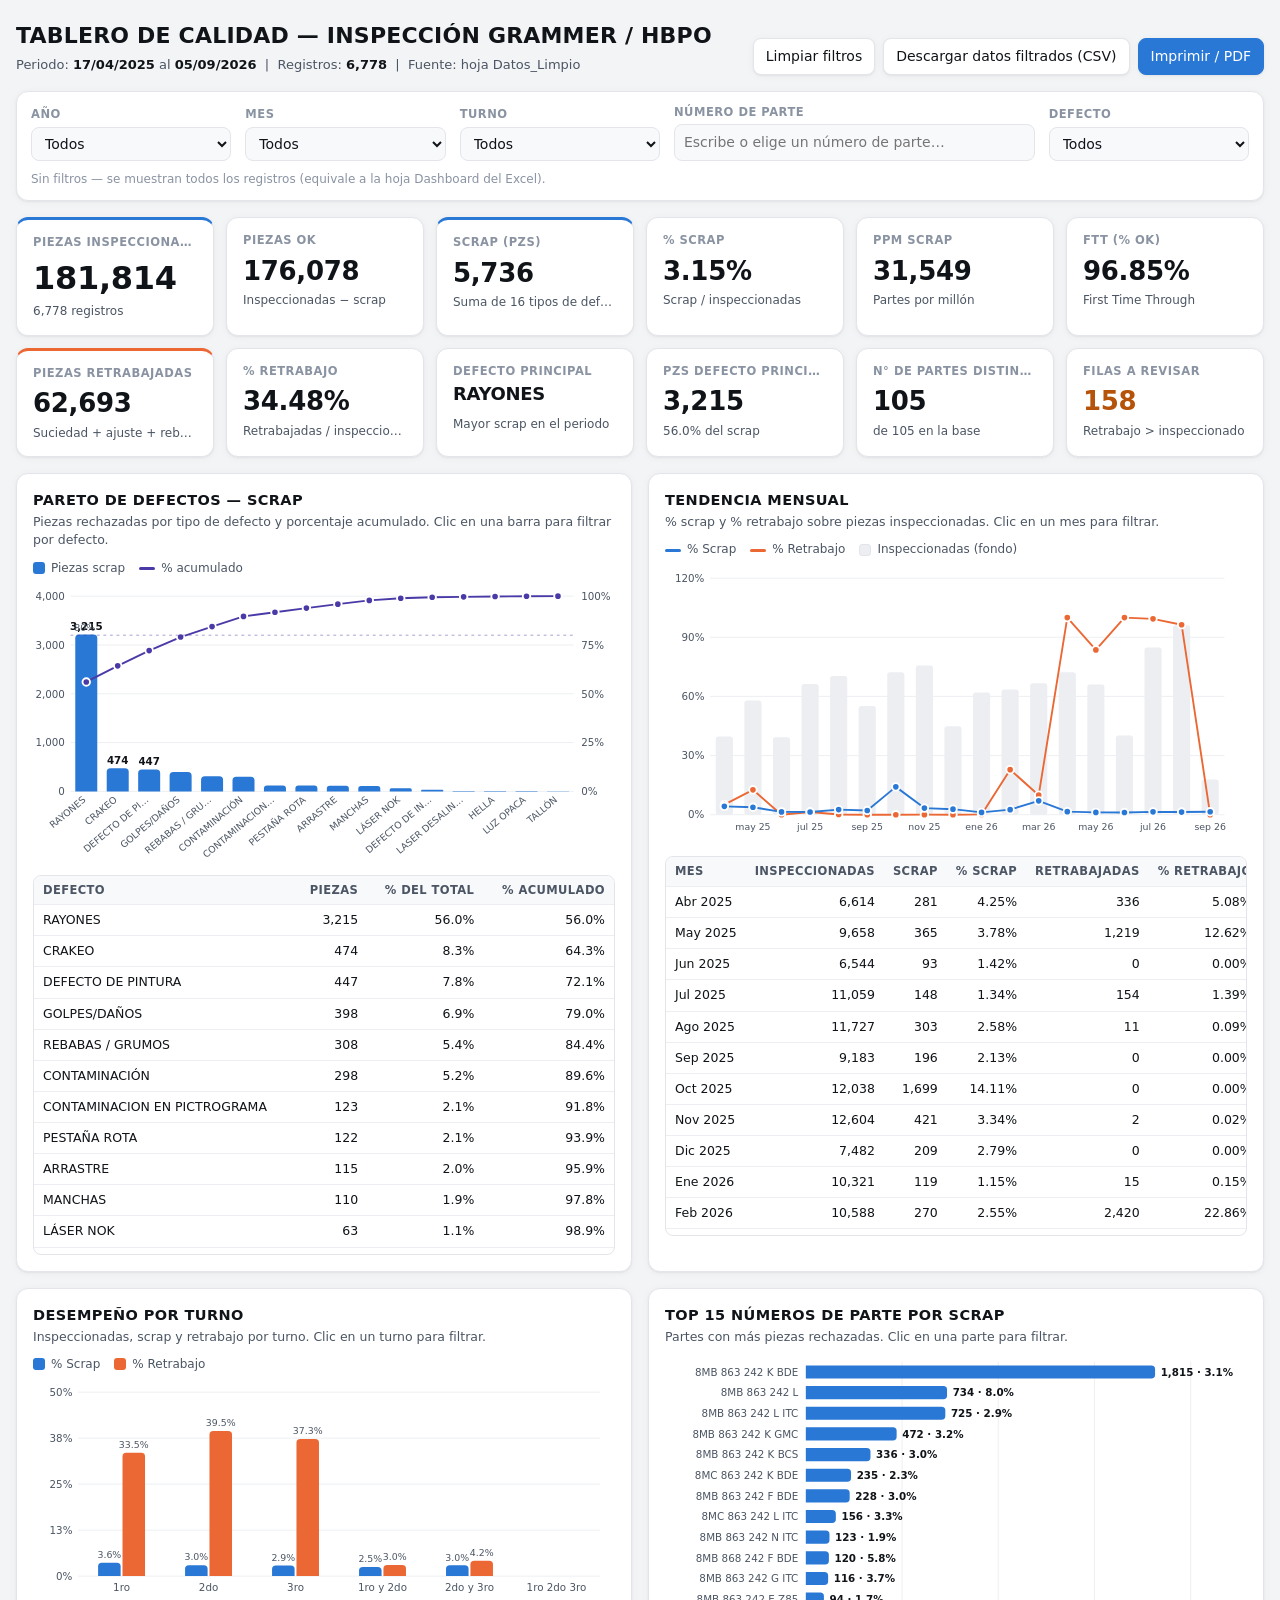
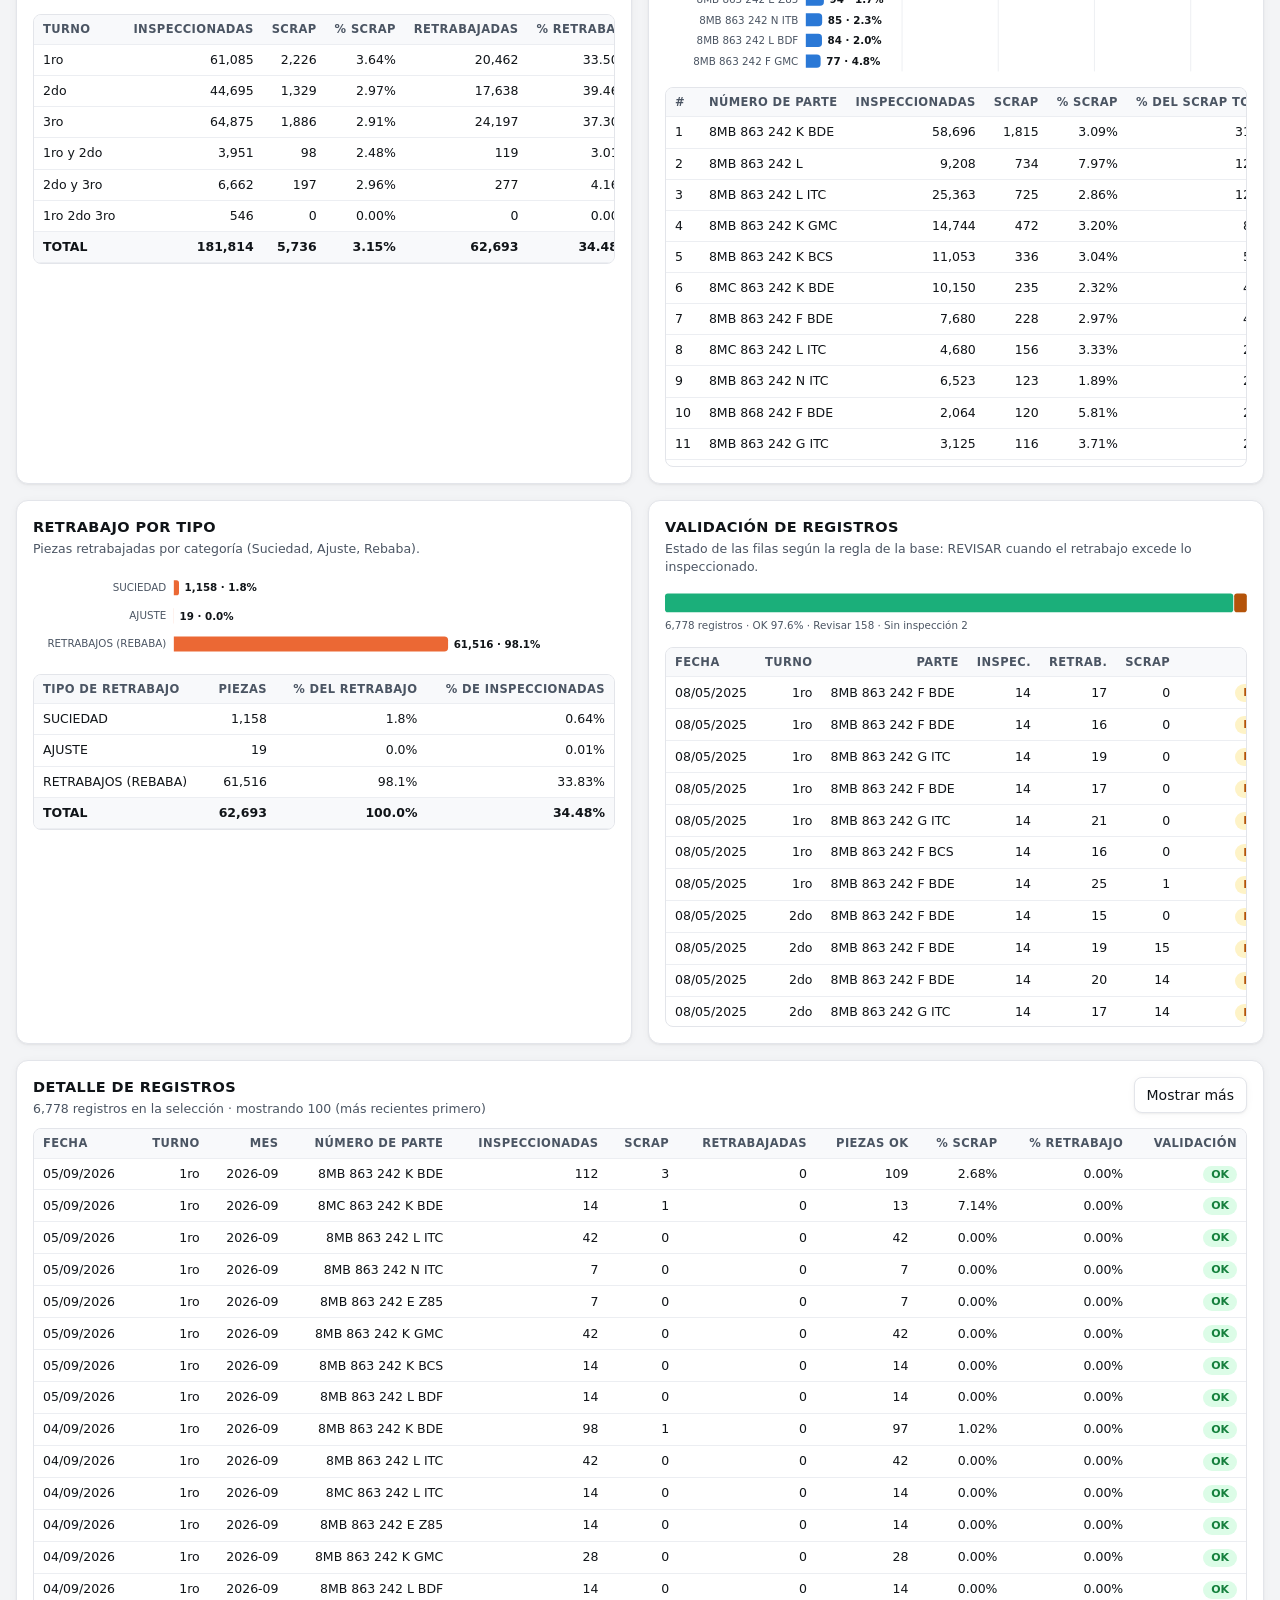
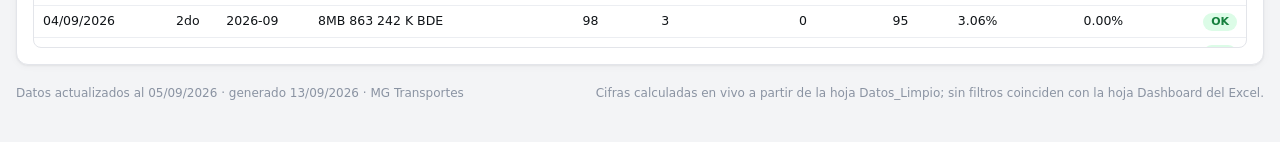
<file: Dashboard_Inspeccion_Grammer_HBPO (1).html>
<!DOCTYPE html>
<html lang="es">
<head>
<meta charset="utf-8">
<meta name="viewport" content="width=device-width, initial-scale=1">
<title>Tablero de Calidad — Inspección Grammer / HBPO</title>
<style>
  :root{
    --bg:#f3f4f6; --surface:#ffffff; --surface-2:#f8f9fb; --line:#e3e5ea; --grid:#eceef2;
    --ink:#101418; --ink-2:#4b5563; --ink-3:#8a93a2;
    --s1:#2a78d6; --s1-soft:#cde2fb; --s2:#eb6834; --s2-soft:#fbd9cb; --s3:#1baf7a; --s7:#4a3aa7;
    --warn:#b45309; --warn-bg:#fef3c7; --ok:#15803d; --ok-bg:#dcfce7;
    --radius:12px; --shadow:0 1px 2px rgba(16,20,24,.05),0 1px 8px rgba(16,20,24,.04);
    font-family:"Segoe UI",system-ui,-apple-system,Roboto,"Helvetica Neue",Arial,sans-serif;
  }
  *{box-sizing:border-box}
  html,body{margin:0;background:var(--bg);color:var(--ink);font-size:14px;line-height:1.45}
  .wrap{max-width:1380px;margin:0 auto;padding:20px 16px 40px}
  header.top{display:flex;flex-wrap:wrap;gap:12px 24px;align-items:flex-end;justify-content:space-between;margin-bottom:16px}
  header.top h1{margin:0;font-size:22px;font-weight:700;letter-spacing:.2px}
  header.top .sub{color:var(--ink-2);margin-top:4px;font-size:13px}
  header.top .sub b{color:var(--ink);font-weight:600}
  .actions{display:flex;gap:8px;flex-wrap:wrap}
  button,select,input{font:inherit}
  .btn{background:var(--surface);border:1px solid var(--line);border-radius:8px;padding:7px 12px;cursor:pointer;color:var(--ink);box-shadow:var(--shadow)}
  .btn:hover{border-color:#c7ccd6}
  .btn.primary{background:var(--s1);color:#fff;border-color:var(--s1)}

  /* filters */
  .filters{display:flex;flex-wrap:wrap;gap:10px 14px;align-items:flex-end;background:var(--surface);border:1px solid var(--line);border-radius:var(--radius);padding:12px 14px;box-shadow:var(--shadow);margin-bottom:16px}
  .f{display:flex;flex-direction:column;gap:4px;min-width:140px;flex:1 1 140px}
  .f label{font-size:11.5px;text-transform:uppercase;letter-spacing:.5px;color:var(--ink-3);font-weight:600}
  .f select,.f input{border:1px solid var(--line);border-radius:8px;padding:7px 9px;background:var(--surface-2);color:var(--ink);width:100%}
  .f.wide{flex:2 1 240px}
  .chips{display:flex;flex-wrap:wrap;gap:6px;align-items:center;width:100%;min-height:0}
  .chip{background:var(--s1-soft);color:#173e6e;border-radius:999px;padding:3px 10px;font-size:12px;display:inline-flex;gap:6px;align-items:center}
  .chip button{border:0;background:transparent;cursor:pointer;color:inherit;font-size:14px;line-height:1;padding:0}
  .chips .hint{color:var(--ink-3);font-size:12px}

  /* KPIs */
  .kpis{display:grid;grid-template-columns:repeat(6,1fr);gap:12px;margin-bottom:16px}
  .kpi{background:var(--surface);border:1px solid var(--line);border-radius:var(--radius);padding:14px 16px;box-shadow:var(--shadow);min-width:0}
  .kpi .l{font-size:11.5px;text-transform:uppercase;letter-spacing:.5px;color:var(--ink-3);font-weight:600;white-space:nowrap;overflow:hidden;text-overflow:ellipsis}
  .kpi .v{font-size:26px;font-weight:700;margin-top:4px;letter-spacing:-.3px;font-variant-numeric:tabular-nums;white-space:nowrap;overflow:hidden;text-overflow:ellipsis}
  .kpi .v.small{font-size:18px;white-space:normal;line-height:1.2;min-height:31px}
  .kpi .d{font-size:12px;color:var(--ink-2);margin-top:2px;white-space:nowrap;overflow:hidden;text-overflow:ellipsis}
  .kpi.accent{border-top:3px solid var(--s1)}
  .kpi.accent2{border-top:3px solid var(--s2)}
  .kpi.hero .v{font-size:32px}
  .kpi.warn .v{color:var(--warn)}

  /* cards */
  .grid{display:grid;grid-template-columns:1fr 1fr;gap:16px;margin-bottom:16px}
  .card{background:var(--surface);border:1px solid var(--line);border-radius:var(--radius);box-shadow:var(--shadow);padding:16px;min-width:0}
  .card.full{grid-column:1/-1}
  .card h2{margin:0;font-size:14.5px;font-weight:700;text-transform:uppercase;letter-spacing:.4px}
  .card .cap{color:var(--ink-2);font-size:12.5px;margin:2px 0 10px}
  .card-head{display:flex;justify-content:space-between;align-items:flex-start;gap:12px;flex-wrap:wrap}
  .legend{display:flex;gap:14px;flex-wrap:wrap;font-size:12px;color:var(--ink-2);margin-bottom:6px}
  .legend span{display:inline-flex;align-items:center;gap:6px}
  .legend i{width:12px;height:12px;border-radius:3px;display:inline-block}
  .legend i.line{height:3px;border-radius:2px;width:16px}
  .chart{width:100%;position:relative}
  .chart svg{width:100%;height:auto;display:block;overflow:visible}
  .split{display:grid;grid-template-columns:1.2fr 1fr;gap:16px;align-items:start}
  .stack{display:grid;gap:12px}

  /* tables */
  .tbl-wrap{overflow:auto;max-height:380px;border:1px solid var(--line);border-radius:8px}
  table{border-collapse:collapse;width:100%;font-size:12.5px}
  th,td{padding:6px 9px;border-bottom:1px solid var(--grid);text-align:right;white-space:nowrap;font-variant-numeric:tabular-nums}
  th{position:sticky;top:0;background:var(--surface-2);color:var(--ink-2);font-weight:600;font-size:11.5px;text-transform:uppercase;letter-spacing:.4px;z-index:1}
  th:first-child,td:first-child{text-align:left}
  tr.total td{font-weight:700;background:var(--surface-2)}
  tr.clickable{cursor:pointer}
  tr.clickable:hover td{background:#f1f6fd}
  tr.active td{background:var(--s1-soft)}
  .bar-in{display:inline-block;height:6px;background:var(--s1);border-radius:3px;vertical-align:middle;margin-right:6px}
  .pill{display:inline-block;padding:1px 8px;border-radius:999px;font-size:11px;font-weight:600}
  .pill.ok{background:var(--ok-bg);color:var(--ok)}.pill.rev{background:var(--warn-bg);color:var(--warn)}.pill.sin{background:#e5e7eb;color:#374151}

  /* tooltip */
  .tip{position:fixed;pointer-events:none;background:#111827;color:#fff;font-size:12px;padding:8px 10px;border-radius:8px;box-shadow:0 4px 14px rgba(0,0,0,.25);z-index:50;display:none;max-width:280px;line-height:1.4}
  .tip b{font-weight:600}
  .tip .row{display:flex;justify-content:space-between;gap:14px}
  .tip .row span:last-child{font-variant-numeric:tabular-nums}

  .axis text{fill:var(--ink-3);font-size:11px}
  .axis line,.axis path{stroke:var(--grid);stroke-width:1}
  .lbl{fill:var(--ink-2);font-size:11px}
  .lbl.strong{fill:var(--ink);font-weight:600}
  .empty{color:var(--ink-3);text-align:center;padding:40px 0}
  footer{color:var(--ink-3);font-size:12px;margin-top:20px;display:flex;flex-wrap:wrap;gap:6px 20px;justify-content:space-between}

  @media (max-width:1100px){.kpis{grid-template-columns:repeat(3,1fr)}}
  @media (max-width:900px){.grid{grid-template-columns:1fr}.split{grid-template-columns:1fr}}
  @media (max-width:560px){.kpis{grid-template-columns:repeat(2,1fr)}.kpi .v{font-size:22px}}
  @media print{
    body{background:#fff}.wrap{max-width:none;padding:0}.actions,.filters .f select,.filters .f input{display:none}
    .card,.kpi{box-shadow:none;break-inside:avoid}.tbl-wrap{max-height:none;overflow:visible}
    .grid{grid-template-columns:1fr 1fr}
  }
</style>
</head>
<body>
<div class="wrap">
  <header class="top">
    <div>
      <h1>TABLERO DE CALIDAD — INSPECCIÓN GRAMMER / HBPO</h1>
      <div class="sub" id="subtitle"></div>
    </div>
    <div class="actions">
      <button class="btn" id="btnReset">Limpiar filtros</button>
      <button class="btn" id="btnCsv">Descargar datos filtrados (CSV)</button>
      <button class="btn primary" onclick="window.print()">Imprimir / PDF</button>
    </div>
  </header>

  <section class="filters" id="filters">
    <div class="f"><label>Año</label><select id="fAnio"><option value="">Todos</option></select></div>
    <div class="f"><label>Mes</label><select id="fMes"><option value="">Todos</option></select></div>
    <div class="f"><label>Turno</label><select id="fTurno"><option value="">Todos</option></select></div>
    <div class="f wide"><label>Número de parte</label><input id="fParte" list="partesList" placeholder="Escribe o elige un número de parte…"><datalist id="partesList"></datalist></div>
    <div class="f"><label>Defecto</label><select id="fDef"><option value="">Todos</option></select></div>
    <div class="chips" id="chips"></div>
  </section>

  <section class="kpis" id="kpis"></section>

  <div class="grid">
    <div class="card">
      <div class="card-head"><div><h2>Pareto de defectos — Scrap</h2><div class="cap">Piezas rechazadas por tipo de defecto y porcentaje acumulado. Clic en una barra para filtrar por defecto.</div></div></div>
      <div class="legend"><span><i style="background:var(--s1)"></i>Piezas scrap</span><span><i class="line" style="background:var(--s7)"></i>% acumulado</span></div>
      <div class="chart" id="chPareto"></div>
      <div class="tbl-wrap" style="margin-top:10px" id="tbPareto"></div>
    </div>
    <div class="card">
      <div class="card-head"><div><h2>Tendencia mensual</h2><div class="cap">% scrap y % retrabajo sobre piezas inspeccionadas. Clic en un mes para filtrar.</div></div></div>
      <div class="legend"><span><i class="line" style="background:var(--s1)"></i>% Scrap</span><span><i class="line" style="background:var(--s2)"></i>% Retrabajo</span><span><i style="background:var(--grid);border:1px solid var(--line)"></i>Inspeccionadas (fondo)</span></div>
      <div class="chart" id="chTrend"></div>
      <div class="tbl-wrap" style="margin-top:10px" id="tbTrend"></div>
    </div>
    <div class="card">
      <div class="card-head"><div><h2>Desempeño por turno</h2><div class="cap">Inspeccionadas, scrap y retrabajo por turno. Clic en un turno para filtrar.</div></div></div>
      <div class="legend"><span><i style="background:var(--s1)"></i>% Scrap</span><span><i style="background:var(--s2)"></i>% Retrabajo</span></div>
      <div class="chart" id="chTurno"></div>
      <div class="tbl-wrap" style="margin-top:10px" id="tbTurno"></div>
    </div>
    <div class="card">
      <div class="card-head"><div><h2>Top 15 números de parte por scrap</h2><div class="cap">Partes con más piezas rechazadas. Clic en una parte para filtrar.</div></div></div>
      <div class="chart" id="chTop"></div>
      <div class="tbl-wrap" style="margin-top:10px" id="tbTop"></div>
    </div>
    <div class="card">
      <div class="card-head"><div><h2>Retrabajo por tipo</h2><div class="cap">Piezas retrabajadas por categoría (Suciedad, Ajuste, Rebaba).</div></div></div>
      <div class="chart" id="chRw"></div>
      <div class="tbl-wrap" style="margin-top:10px" id="tbRw"></div>
    </div>
    <div class="card">
      <div class="card-head"><div><h2>Validación de registros</h2><div class="cap">Estado de las filas según la regla de la base: REVISAR cuando el retrabajo excede lo inspeccionado.</div></div></div>
      <div class="chart" id="chVal"></div>
      <div class="tbl-wrap" style="margin-top:10px" id="tbVal"></div>
    </div>
    <div class="card full">
      <div class="card-head"><div><h2>Detalle de registros</h2><div class="cap" id="detCap"></div></div><button class="btn" id="btnMore">Mostrar más</button></div>
      <div class="tbl-wrap" id="tbDet" style="max-height:520px"></div>
    </div>
  </div>

  <footer>
    <span id="footL"></span>
    <span>Cifras calculadas en vivo a partir de la hoja Datos_Limpio; sin filtros coinciden con la hoja Dashboard del Excel.</span>
  </footer>
</div>
<div class="tip" id="tip"></div>

<script id="data" type="application/json">{"defectos":["CRAKEO","GOLPES/DAÑOS","ARRASTRE","RAYONES","CONTAMINACIÓN","HELLA","REBABAS / GRUMOS","PESTAÑA ROTA","DEFECTO DE INYECCIÓN","DEFECTO DE PINTURA","LUZ OPACA","MANCHAS","LASER DESALINEADO","LÁSER NOK","CONTAMINACION EN PICTROGRAMA","TALLÓN","SUCIEDAD","AJUSTE","RETRABAJOS (REBABA)"],"nScrap":16,"turnos":["1ro","2do","3ro","1ro y 2do","2do y 3ro","1ro 2do 3ro"],"partes":["1100955","1100956","1100957","1100958","1100959","1100960","1100961","1100962","1100963","1100964","1100965","1100966","1100967","1100968","1100969","1100970","1100971","1100972","1100973","1100974","1100975","8CB 863 242 K BDE","8M 863 242 F GMC","8MB 863 242 B CSS","8MB 863 242 BSC","8MB 863 242 E Z85","8MB 863 242 F BCE","8MB 863 242 F BCS","8MB 863 242 F BDE","8MB 863 242 F BSC","8MB 863 242 F GHC","8MB 863 242 F GHL","8MB 863 242 F GMC","8MB 863 242 F ITB","8MB 863 242 F ITC","8MB 863 242 F LML","8MB 863 242 G BDE","8MB 863 242 G BDF","8MB 863 242 G GMC","8MB 863 242 G ITC","8MB 863 242 GMC","8MB 863 242 H BDE","8MB 863 242 J BDF","8MB 863 242 J ITB","8MB 863 242 J ITC","8MB 863 242 J ITJ","8MB 863 242 K BCS","8MB 863 242 K BDE","8MB 863 242 K BDF","8MB 863 242 K BSC","8MB 863 242 K GCS","8MB 863 242 K GMC","8MB 863 242 KGMC","8MB 863 242 L","8MB 863 242 L BDE","8MB 863 242 L BDF","8MB 863 242 L ITB","8MB 863 242 L ITC","8MB 863 242 L MITC","8MB 863 242 M BDE","8MB 863 242 M BDF","8MB 863 242 N BDE","8MB 863 242 N BDF","8MB 863 242 N ITB","8MB 863 242 N ITC","8MB 863 243 F BDE","8MB 863 969 A VS8","8MB 863 969 F GMC","8MB 863 969 G BDE","8MB 863 969 J ITC","8MB 863242 F BCS","8MB 867 242 F GMC","8MB 867 242 G ITC","8MB 867 242 J ITB","8MB 867 242 J ITC","8MB 868 242 F BDE","8MC 863 242 D ITW","8MC 863 242 F BCE","8MC 863 242 F BCS","8MC 863 242 F BDE","8MC 863 242 F GIR","8MC 863 242 F GMC","8MC 863 242 G BDE","8MC 863 242 G BDF","8MC 863 242 G ITC","8MC 863 242 H BDE","8MC 863 242 J BDF","8MC 863 242 J ITC","8MC 863 242 K BCS","8MC 863 242 K BDE","8MC 863 242 K GMC","8MC 863 242 K ITC","8MC 863 242 L BDE","8MC 863 242 L BDF","8MC 863 242 L ITC","8MC 863 242 M BDE","8MC 863 242 N BDE","8MC 863 242 N BDF","8MC 863 242 N ITB","8MC 863 242 N ITC","8MC 863 243 G BDE","8MC 863 243 J BDF","8MC 863 969 A V58","8MC 863 969 F BDE","8MC 863 969 G ITC"],"filas":[["2025-04-17",1,66,42,[]],["2025-04-17",1,66,42,[]],["2025-04-17",1,66,42,[]],["2025-04-17",1,66,42,[]],["2025-04-17",1,66,42,[]],["2025-04-17",1,66,42,[]],["2025-04-17",1,70,6,[3,2]],["2025-04-17",1,79,14,[]],["2025-04-17",1,75,10,[]],["2025-04-17",1,79,14,[]],["2025-04-17",1,32,28,[]],["2025-04-17",1,75,9,[3,5]],["2025-04-17",1,78,2,[]],["2025-04-17",1,79,1,[3,1]],["2025-04-17",2,66,42,[]],["2025-04-17",2,66,42,[]],["2025-04-17",2,66,42,[14,2]],["2025-04-17",2,66,42,[]],["2025-04-17",2,66,42,[14,2]],["2025-04-17",2,75,14,[3,1]],["2025-04-17",2,75,14,[3,2]],["2025-04-17",2,75,14,[3,1]],["2025-04-17",2,84,14,[]],["2025-04-17",2,79,14,[]],["2025-04-17",2,79,14,[3,1]],["2025-04-17",2,75,14,[]],["2025-04-17",2,27,14,[0,1]],["2025-04-17",2,32,14,[0,1]],["2025-04-17",2,39,14,[]],["2025-04-17",2,75,14,[]],["2025-04-17",2,75,14,[]],["2025-04-17",2,84,14,[3,1]],["2025-04-22",1,75,14,[11,3]],["2025-04-22",1,75,14,[3,1,11,1]],["2025-04-22",1,84,14,[11,4]],["2025-04-22",1,75,14,[11,6]],["2025-04-22",1,75,14,[11,3]],["2025-04-22",1,39,14,[11,4]],["2025-04-22",1,79,14,[3,2,11,3]],["2025-04-22",1,39,14,[11,3]],["2025-04-22",1,75,14,[11,5]],["2025-04-22",1,84,14,[11,4]],["2025-04-22",1,32,3,[3,1,11,2]],["2025-04-22",1,44,14,[11,5]],["2025-04-22",1,32,14,[11,6]],["2025-04-22",1,25,14,[11,7]],["2025-04-22",1,75,14,[11,4]],["2025-04-22",2,75,14,[3,1,11,4]],["2025-04-22",2,75,14,[3,1,11,5]],["2025-04-22",2,29,14,[11,7]],["2025-04-22",2,75,14,[11,4]],["2025-04-22",2,44,14,[11,5]],["2025-04-22",2,75,14,[11,4]],["2025-04-22",2,84,14,[11,3]],["2025-04-22",2,75,14,[11,6]],["2025-04-22",2,75,14,[11,3]],["2025-04-22",2,44,14,[]],["2025-04-22",2,44,14,[11,5]],["2025-04-22",2,75,14,[11,3]],["2025-04-23",1,75,14,[16,3]],["2025-04-23",1,79,14,[3,3,16,4]],["2025-04-23",1,32,14,[16,5]],["2025-04-23",1,79,14,[16,6]],["2025-04-23",1,84,14,[16,3]],["2025-04-23",1,75,14,[3,1,16,4]],["2025-04-23",1,84,14,[16,7]],["2025-04-23",1,75,14,[16,2]],["2025-04-23",1,75,14,[16,4]],["2025-04-23",1,81,14,[16,3]],["2025-04-23",1,75,14,[16,5]],["2025-04-23",1,27,14,[16,3]],["2025-04-23",2,75,14,[16,3]],["2025-04-23",2,39,14,[3,1,16,5]],["2025-04-23",2,75,14,[16,4]],["2025-04-23",2,79,14,[16,3]],["2025-04-23",2,75,12,[3,1,16,2]],["2025-04-23",2,32,14,[16,5]],["2025-04-23",2,44,13,[3,1,16,6]],["2025-04-23",2,75,14,[3,1,16,7]],["2025-04-23",2,39,13,[3,1,16,2]],["2025-04-23",2,75,13,[16,4]],["2025-04-23",2,75,14,[3,1,16,3]],["2025-04-23",2,84,14,[16,3]],["2025-04-23",2,75,14,[16,2]],["2025-04-23",2,39,14,[16,5]],["2025-04-23",2,75,14,[16,1]],["2025-04-24",1,75,14,[16,2]],["2025-04-24",1,27,14,[16,4]],["2025-04-24",1,39,14,[3,1,16,6]],["2025-04-24",1,75,14,[16,5]],["2025-04-24",1,39,14,[16,3]],["2025-04-24",1,32,14,[16,4]],["2025-04-24",1,75,14,[16,3]],["2025-04-24",1,75,14,[16,5]],["2025-04-24",1,39,14,[16,4]],["2025-04-24",1,75,14,[3,1,16,6]],["2025-04-24",1,79,14,[]],["2025-04-24",1,75,14,[]],["2025-04-24",1,75,14,[]],["2025-04-24",1,66,42,[14,2]],["2025-04-24",1,66,42,[]],["2025-04-24",1,66,42,[]],["2025-04-24",1,66,42,[]],["2025-04-24",1,66,42,[]],["2025-04-24",2,32,14,[16,4]],["2025-04-24",2,75,14,[16,2]],["2025-04-24",2,39,14,[3,2,16,3]],["2025-04-24",2,84,14,[16,1]],["2025-04-24",2,75,14,[16,1]],["2025-04-24",2,39,14,[3,1,16,4]],["2025-04-24",2,75,14,[16,2]],["2025-04-24",2,39,14,[16,7]],["2025-04-24",2,27,14,[3,1,16,3]],["2025-04-24",2,75,14,[3,1,16,6]],["2025-04-24",2,39,14,[]],["2025-04-24",2,66,42,[]],["2025-04-24",2,66,42,[]],["2025-04-24",2,66,42,[]],["2025-04-24",2,66,42,[]],["2025-04-24",2,66,42,[14,2]],["2025-04-24",2,66,42,[]],["2025-04-24",2,66,42,[]],["2025-04-24",2,66,42,[]],["2025-04-24",2,66,42,[]],["2025-04-24",2,66,42,[]],["2025-04-24",2,66,42,[]],["2025-04-24",2,66,42,[14,2]],["2025-04-24",2,66,42,[14,2]],["2025-04-24",2,66,42,[14,3]],["2025-04-24",2,66,42,[14,3]],["2025-04-24",2,66,42,[14,3]],["2025-04-24",2,66,42,[14,2]],["2025-04-25",1,79,14,[16,5]],["2025-04-25",1,32,14,[16,4]],["2025-04-25",1,39,14,[0,2,16,3]],["2025-04-25",1,75,14,[16,5]],["2025-04-25",1,84,14,[16,3]],["2025-04-25",1,75,14,[16,6]],["2025-04-25",1,75,14,[16,3]],["2025-04-25",1,75,14,[16,6]],["2025-04-25",1,39,14,[16,3]],["2025-04-25",1,75,18,[3,18]],["2025-04-25",1,66,42,[14,3]],["2025-04-25",1,66,42,[14,2]],["2025-04-25",1,66,42,[]],["2025-04-25",1,66,42,[]],["2025-04-25",1,66,42,[14,3]],["2025-04-25",1,66,42,[]],["2025-04-25",1,66,42,[]],["2025-04-25",1,66,42,[]],["2025-04-25",2,75,14,[16,3]],["2025-04-25",2,79,9,[3,1,16,2]],["2025-04-25",2,75,14,[16,4]],["2025-04-25",2,39,14,[16,3]],["2025-04-25",2,75,14,[3,1,16,4]],["2025-04-25",2,84,14,[3,1,16,5]],["2025-04-25",2,75,14,[16,3]],["2025-04-25",2,32,14,[16,2]],["2025-04-25",2,75,14,[16,2]],["2025-04-25",2,39,14,[16,1]],["2025-04-25",2,75,14,[16,4]],["2025-04-25",2,27,14,[16,6]],["2025-04-25",2,79,14,[16,5]],["2025-04-25",2,75,14,[16,4]],["2025-04-26",0,66,42,[]],["2025-04-26",0,66,42,[14,3]],["2025-04-26",0,66,42,[14,3]],["2025-04-26",1,66,42,[]],["2025-04-26",1,66,42,[14,3]],["2025-04-26",1,66,42,[14,3]],["2025-04-26",1,66,42,[14,2]],["2025-04-26",1,66,42,[]],["2025-04-26",1,66,42,[14,5]],["2025-04-26",1,66,42,[14,5]],["2025-04-26",0,39,14,[16,3]],["2025-04-26",0,75,14,[16,6]],["2025-04-26",0,75,14,[16,2]],["2025-04-26",0,32,14,[16,3]],["2025-04-26",0,75,14,[16,4]],["2025-04-26",0,75,14,[16,2]],["2025-04-26",0,39,14,[16,1]],["2025-04-26",0,79,14,[16,6]],["2025-04-26",0,39,14,[16,4]],["2025-04-26",0,75,14,[16,1]],["2025-04-26",0,75,14,[16,5]],["2025-04-26",0,75,14,[16,3]],["2025-04-26",0,75,14,[16,3]],["2025-04-26",0,75,14,[16,5]],["2025-04-26",0,39,14,[3,1,16,2]],["2025-04-26",0,84,14,[16,3]],["2025-04-26",0,84,5,[]],["2025-04-26",0,79,5,[]],["2025-04-26",0,75,14,[16,7]],["2025-04-26",0,75,14,[16,5]],["2025-04-26",1,39,14,[16,4]],["2025-04-26",1,75,14,[16,2]],["2025-04-28",1,79,14,[3,1]],["2025-04-28",1,25,14,[]],["2025-04-28",1,75,14,[3,2]],["2025-04-28",1,32,14,[]],["2025-04-28",1,23,14,[3,2]],["2025-04-28",1,39,14,[]],["2025-04-28",1,84,14,[]],["2025-04-28",1,25,14,[]],["2025-04-28",1,44,14,[]],["2025-04-28",1,75,14,[3,3]],["2025-04-28",1,75,14,[3,4]],["2025-04-28",1,39,14,[]],["2025-04-28",2,79,14,[]],["2025-04-28",2,75,14,[3,1]],["2025-04-28",2,25,14,[]],["2025-04-28",2,39,14,[3,1]],["2025-04-28",2,75,14,[3,1]],["2025-04-28",2,39,14,[]],["2025-04-28",2,44,14,[]],["2025-04-28",2,79,14,[3,1]],["2025-04-28",2,32,14,[3,1]],["2025-04-28",2,75,14,[]],["2025-04-28",2,25,14,[]],["2025-04-28",2,39,14,[]],["2025-04-28",2,75,14,[]],["2025-04-28",2,39,14,[]],["2025-04-28",2,32,14,[3,1]],["2025-04-28",2,84,14,[]],["2025-04-28",2,75,14,[]],["2025-04-28",2,66,210,[]],["2025-04-28",2,66,294,[14,1]],["2025-04-29",0,39,14,[]],["2025-04-29",0,32,14,[]],["2025-04-29",0,25,14,[]],["2025-04-29",0,75,14,[]],["2025-04-29",0,75,14,[]],["2025-04-29",0,79,14,[3,3]],["2025-04-29",0,39,14,[]],["2025-04-29",0,79,14,[]],["2025-04-29",0,75,14,[]],["2025-04-29",0,75,14,[]],["2025-04-29",0,25,14,[]],["2025-04-29",0,44,14,[]],["2025-04-29",0,27,14,[]],["2025-04-29",0,75,14,[3,1]],["2025-04-29",0,84,14,[]],["2025-04-29",0,39,14,[]],["2025-04-29",0,39,14,[]],["2025-04-29",0,75,14,[]],["2025-04-29",0,25,14,[]],["2025-04-29",0,75,14,[3,1]],["2025-04-29",1,27,14,[]],["2025-04-29",1,39,14,[]],["2025-04-29",1,75,14,[]],["2025-04-29",1,79,14,[]],["2025-04-29",1,79,14,[]],["2025-04-29",1,44,14,[]],["2025-04-29",1,75,14,[]],["2025-04-29",1,25,14,[]],["2025-04-29",1,39,14,[]],["2025-04-29",1,84,14,[]],["2025-04-29",1,32,14,[]],["2025-04-29",1,66,252,[]],["2025-04-29",2,75,14,[0,1]],["2025-04-29",2,79,14,[3,1]],["2025-04-29",2,44,14,[3,4]],["2025-04-29",2,39,14,[]],["2025-04-29",2,84,14,[]],["2025-04-29",2,25,14,[]],["2025-04-29",2,75,14,[]],["2025-04-29",2,27,14,[3,1]],["2025-04-29",2,75,14,[]],["2025-04-29",2,32,14,[]],["2025-04-29",2,75,14,[3,1]],["2025-04-29",2,84,14,[]],["2025-04-29",2,75,14,[]],["2025-04-29",2,75,14,[]],["2025-04-29",2,39,14,[]],["2025-04-29",2,39,14,[]],["2025-04-29",2,25,14,[]],["2025-04-30",0,32,14,[]],["2025-04-30",0,75,14,[]],["2025-04-30",0,39,14,[]],["2025-04-30",0,39,14,[]],["2025-04-30",0,75,14,[]],["2025-04-30",0,39,14,[]],["2025-04-30",0,75,14,[]],["2025-04-30",0,39,14,[]],["2025-04-30",0,29,14,[]],["2025-04-30",0,75,14,[]],["2025-04-30",0,39,14,[]],["2025-04-30",0,32,14,[]],["2025-04-30",0,75,14,[]],["2025-04-30",0,84,13,[]],["2025-04-30",0,39,14,[]],["2025-04-30",1,39,14,[3,1]],["2025-04-30",1,29,14,[]],["2025-04-30",1,75,14,[]],["2025-04-30",1,44,14,[3,5]],["2025-04-30",1,32,14,[3,3]],["2025-04-30",1,75,14,[]],["2025-04-30",1,79,14,[]],["2025-04-30",1,39,14,[3,3]],["2025-04-30",1,75,14,[3,7]],["2025-04-30",1,44,14,[]],["2025-04-30",1,44,14,[]],["2025-04-30",1,75,14,[3,3]],["2025-04-30",1,66,294,[]],["2025-05-02",1,75,14,[]],["2025-05-02",1,75,14,[]],["2025-05-02",1,39,14,[]],["2025-05-02",1,75,14,[]],["2025-05-02",1,75,14,[]],["2025-05-02",1,69,14,[]],["2025-05-02",1,38,14,[]],["2025-05-02",1,75,14,[]],["2025-05-02",1,103,14,[]],["2025-05-02",1,75,14,[]],["2025-05-02",1,39,14,[]],["2025-05-02",1,68,14,[]],["2025-05-02",1,67,14,[]],["2025-05-02",1,103,14,[]],["2025-05-02",1,69,14,[]],["2025-05-02",1,104,14,[]],["2025-05-02",1,75,14,[]],["2025-05-02",1,75,14,[]],["2025-05-02",1,67,14,[]],["2025-05-02",1,75,14,[]],["2025-05-02",1,75,14,[]],["2025-05-02",1,103,14,[]],["2025-05-02",1,102,336,[]],["2025-05-02",1,66,252,[]],["2025-05-02",2,75,14,[]],["2025-05-02",2,32,14,[]],["2025-05-02",2,39,14,[]],["2025-05-02",2,75,14,[]],["2025-05-02",2,44,14,[]],["2025-05-02",2,25,14,[3,1]],["2025-05-02",2,75,14,[]],["2025-05-02",2,27,14,[3,1]],["2025-05-02",2,75,14,[]],["2025-05-02",2,75,14,[]],["2025-05-02",2,79,14,[]],["2025-05-02",2,39,14,[]],["2025-05-02",2,38,14,[]],["2025-05-02",2,79,14,[]],["2025-05-02",2,43,14,[]],["2025-05-02",2,75,14,[]],["2025-05-02",2,75,14,[]],["2025-05-02",2,75,14,[]],["2025-05-02",2,38,14,[]],["2025-05-02",2,75,14,[]],["2025-05-03",0,75,14,[]],["2025-05-03",0,32,14,[]],["2025-05-03",0,39,14,[]],["2025-05-03",0,75,14,[]],["2025-05-03",0,75,14,[]],["2025-05-03",0,75,14,[]],["2025-05-03",0,27,14,[]],["2025-05-03",0,39,14,[3,1]],["2025-05-03",0,75,14,[]],["2025-05-03",0,79,14,[]],["2025-05-03",0,32,14,[]],["2025-05-03",0,75,14,[]],["2025-05-03",0,44,14,[3,2]],["2025-05-03",0,75,14,[]],["2025-05-03",0,39,14,[3,2]],["2025-05-03",0,66,168,[]],["2025-05-05",1,39,14,[3,4]],["2025-05-05",1,75,14,[3,6]],["2025-05-05",1,79,14,[3,4]],["2025-05-05",1,59,14,[]],["2025-05-05",1,32,7,[]],["2025-05-05",1,39,14,[]],["2025-05-05",1,77,14,[13,1]],["2025-05-05",1,79,14,[]],["2025-05-05",1,75,14,[]],["2025-05-05",1,75,14,[]],["2025-05-05",1,79,14,[]],["2025-05-05",1,79,14,[]],["2025-05-05",1,75,14,[3,1]],["2025-05-05",1,27,14,[3,2]],["2025-05-05",2,75,14,[]],["2025-05-05",2,44,5,[]],["2025-05-05",2,75,14,[]],["2025-05-05",2,32,14,[]],["2025-05-05",2,79,14,[3,1]],["2025-05-05",2,39,14,[]],["2025-05-05",2,75,14,[]],["2025-05-05",2,79,14,[]],["2025-05-05",2,33,14,[]],["2025-05-05",2,75,14,[]],["2025-05-05",2,75,14,[]],["2025-05-05",2,75,14,[]],["2025-05-05",2,75,14,[]],["2025-05-06",0,39,14,[3,1]],["2025-05-06",0,27,14,[]],["2025-05-06",0,28,14,[3,1]],["2025-05-06",0,43,14,[]],["2025-05-06",0,44,14,[]],["2025-05-06",0,32,14,[3,3]],["2025-05-06",0,39,14,[]],["2025-05-06",0,28,14,[]],["2025-05-06",0,28,14,[]],["2025-05-06",0,28,14,[]],["2025-05-06",0,28,14,[3,2]],["2025-05-06",0,28,14,[]],["2025-05-06",0,81,14,[]],["2025-05-07",0,39,10,[]],["2025-05-07",0,28,14,[]],["2025-05-07",0,28,14,[0,1]],["2025-05-07",0,79,14,[]],["2025-05-07",0,28,14,[3,1]],["2025-05-07",0,27,14,[]],["2025-05-07",0,28,14,[]],["2025-05-07",0,27,14,[0,1]],["2025-05-07",0,28,14,[]],["2025-05-07",0,79,14,[]],["2025-05-07",0,39,14,[]],["2025-05-07",1,28,14,[0,2]],["2025-05-07",1,79,14,[0,7]],["2025-05-07",1,79,14,[]],["2025-05-07",1,28,14,[]],["2025-05-07",1,79,14,[0,2]],["2025-05-07",1,32,14,[]],["2025-05-07",1,28,14,[]],["2025-05-07",2,32,14,[]],["2025-05-07",2,28,14,[]],["2025-05-07",2,39,14,[3,1]],["2025-05-07",2,79,14,[]],["2025-05-07",2,28,14,[3,1]],["2025-05-07",2,28,14,[3,5]],["2025-05-07",2,28,14,[3,4]],["2025-05-07",2,79,14,[3,8]],["2025-05-07",2,28,14,[3,4]],["2025-05-07",2,43,14,[3,2]],["2025-05-07",2,32,14,[3,4]],["2025-05-07",2,39,14,[3,4]],["2025-05-07",2,84,14,[3,4]],["2025-05-07",2,28,14,[3,4]],["2025-05-07",2,79,14,[3,3]],["2025-05-07",2,28,14,[3,5]],["2025-05-07",2,27,14,[3,6]],["2025-05-07",2,28,14,[3,2]],["2025-05-07",2,39,14,[3,4]],["2025-05-07",2,79,14,[3,2]],["2025-05-08",0,32,14,[16,3]],["2025-05-08",0,79,14,[16,2]],["2025-05-08",0,28,14,[16,3,18,14]],["2025-05-08",0,84,14,[16,5]],["2025-05-08",0,39,14,[16,3]],["2025-05-08",0,28,14,[16,2,18,14]],["2025-05-08",0,28,14,[3,2]],["2025-05-08",0,28,14,[3,4,18,10]],["2025-05-08",0,39,14,[16,5,18,14]],["2025-05-08",0,28,14,[16,3,18,14]],["2025-05-08",0,39,14,[16,7,18,14]],["2025-05-08",0,27,14,[16,2,18,14]],["2025-05-08",0,28,14,[3,1,16,12,18,13]],["2025-05-08",0,28,14,[18,14]],["2025-05-08",0,39,14,[18,14]],["2025-05-08",0,44,14,[]],["2025-05-08",1,28,14,[16,1,18,14]],["2025-05-08",1,28,14,[3,1,6,14,16,5,18,14]],["2025-05-08",1,28,14,[6,14,16,6,18,14]],["2025-05-08",1,39,14,[3,1,6,13,16,4,18,13]],["2025-05-08",1,32,14,[6,14,16,6,18,14]],["2025-05-08",2,39,14,[16,3,18,4]],["2025-05-08",2,28,14,[16,4]],["2025-05-08",2,44,14,[16,5,18,6]],["2025-05-08",2,28,14,[16,7,18,4]],["2025-05-08",2,31,14,[16,9,18,3]],["2025-05-08",2,44,14,[16,2,18,1]],["2025-05-08",2,79,14,[16,6,18,3]],["2025-05-08",2,39,14,[16,3,18,4]],["2025-05-08",2,28,14,[16,2,18,7]],["2025-05-08",2,28,14,[16,1,18,4]],["2025-05-08",2,28,14,[16,5,18,2]],["2025-05-08",2,43,14,[16,3,18,4]],["2025-05-08",2,28,14,[16,7,18,2]],["2025-05-08",2,39,14,[16,2,18,6]],["2025-05-08",2,28,14,[16,10,18,5]],["2025-05-08",2,27,14,[16,4,18,9]],["2025-05-08",2,30,14,[16,4,18,7]],["2025-05-08",2,84,14,[16,3,18,6]],["2025-05-08",2,65,14,[16,5,18,7]],["2025-05-08",2,28,14,[16,1,18,14]],["2025-05-08",2,28,14,[3,1,6,14,16,5,18,14]],["2025-05-08",2,28,14,[6,14,16,6,18,14]],["2025-05-08",2,39,14,[3,1,6,13,16,4,18,13]],["2025-05-08",2,32,14,[6,14,16,6,18,14]],["2025-05-08",2,27,14,[6,6,16,2,18,14]],["2025-05-08",2,39,14,[16,2,18,14]],["2025-05-08",2,28,14,[6,2,16,2,18,14]],["2025-05-09",0,28,14,[16,1]],["2025-05-09",0,84,14,[]],["2025-05-09",0,28,14,[16,3]],["2025-05-09",0,39,14,[16,2]],["2025-05-09",0,28,14,[16,6]],["2025-05-09",0,28,14,[16,2]],["2025-05-09",0,79,14,[16,1]],["2025-05-09",0,79,14,[]],["2025-05-09",0,39,14,[16,3]],["2025-05-09",0,44,14,[]],["2025-05-09",0,28,14,[16,2]],["2025-05-09",0,32,14,[16,1]],["2025-05-09",0,28,14,[16,3]],["2025-05-09",1,28,14,[16,1]],["2025-05-09",1,28,14,[0,2,16,1]],["2025-05-09",1,27,14,[0,1,16,3]],["2025-05-09",1,28,14,[16,1]],["2025-05-09",1,28,14,[0,1,16,3]],["2025-05-09",1,28,14,[16,4]],["2025-05-09",1,43,8,[]],["2025-05-09",1,28,14,[16,3]],["2025-05-09",1,39,14,[0,2,16,2]],["2025-05-09",1,79,14,[0,1,16,1]],["2025-05-09",1,28,14,[16,7]],["2025-05-09",1,28,14,[16,3]],["2025-05-09",1,32,14,[16,2]],["2025-05-12",2,28,14,[16,3]],["2025-05-12",2,27,14,[16,4]],["2025-05-12",2,28,14,[16,3]],["2025-05-12",2,39,14,[16,4]],["2025-05-12",2,28,14,[16,8]],["2025-05-12",2,79,14,[16,3]],["2025-05-12",2,44,14,[16,4]],["2025-05-12",2,28,14,[3,2,16,5]],["2025-05-12",2,32,14,[3,1,16,4]],["2025-05-12",2,43,14,[3,1,16,3]],["2025-05-12",2,28,14,[16,5]],["2025-05-12",2,39,14,[3,1]],["2025-05-12",2,39,14,[3,1,16,5]],["2025-05-12",2,28,14,[16,4]],["2025-05-12",2,79,14,[16,3]],["2025-05-12",2,28,14,[16,7]],["2025-05-13",0,28,14,[16,3]],["2025-05-13",0,27,14,[16,4]],["2025-05-13",0,72,14,[16,3]],["2025-05-13",0,28,14,[16,4]],["2025-05-13",0,79,14,[16,8]],["2025-05-13",0,74,14,[16,3]],["2025-05-13",0,28,14,[16,4]],["2025-05-13",0,71,14,[0,2,16,5]],["2025-05-13",0,73,14,[0,1,16,4]],["2025-05-13",0,28,14,[0,1,16,3]],["2025-05-13",0,72,14,[16,5]],["2025-05-13",0,72,14,[0,1]],["2025-05-13",0,28,14,[0,1,16,5]],["2025-05-13",0,79,14,[16,4]],["2025-05-13",0,28,14,[16,3]],["2025-05-13",4,28,14,[16,7]],["2025-05-13",4,27,14,[3,1,16,3]],["2025-05-13",4,44,14,[16,3]],["2025-05-13",4,43,14,[16,7]],["2025-05-13",4,41,14,[16,9]],["2025-05-13",4,28,14,[16,8]],["2025-05-13",4,28,14,[16,7]],["2025-05-13",4,39,14,[3,2]],["2025-05-13",4,84,14,[3,1,16,7]],["2025-05-13",4,28,14,[16,9]],["2025-05-13",4,32,14,[]],["2025-05-13",4,28,14,[16,8]],["2025-05-13",4,28,14,[16,3]],["2025-05-13",4,43,14,[16,1]],["2025-05-13",4,36,14,[]],["2025-05-13",4,28,14,[]],["2025-05-13",4,27,14,[16,3]],["2025-05-13",4,28,14,[16,5]],["2025-05-13",4,39,14,[16,3]],["2025-05-13",4,39,14,[3,1,16,2]],["2025-05-13",4,28,14,[3,2,16,5]],["2025-05-14",0,32,14,[16,3]],["2025-05-14",0,28,14,[3,4,16,2]],["2025-05-14",0,28,14,[16,1]],["2025-05-14",0,44,14,[16,4]],["2025-05-14",0,39,14,[16,1]],["2025-05-14",0,79,14,[0,1,16,1]],["2025-05-14",0,28,14,[16,5]],["2025-05-14",0,27,14,[16,3]],["2025-05-14",0,28,14,[16,1]],["2025-05-14",0,39,14,[]],["2025-05-14",0,28,14,[]],["2025-05-14",0,78,1,[3,1]],["2025-05-14",0,28,14,[16,6]],["2025-05-14",0,39,14,[16,3]],["2025-05-14",0,28,14,[0,1,16,5]],["2025-05-14",0,28,14,[16,3]],["2025-05-14",0,28,14,[16,8]],["2025-05-14",0,28,14,[16,5]],["2025-05-14",0,78,14,[16,6]],["2025-05-14",0,28,14,[16,3]],["2025-05-14",0,28,14,[16,4]],["2025-05-14",0,39,14,[16,3]],["2025-05-14",0,28,14,[0,1,3,1,16,4]],["2025-05-14",0,28,14,[]],["2025-05-14",4,28,14,[16,3]],["2025-05-14",4,84,14,[16,2]],["2025-05-14",4,28,14,[16,2]],["2025-05-14",4,28,14,[3,2,16,3]],["2025-05-14",4,28,14,[16,3]],["2025-05-14",4,87,14,[]],["2025-05-14",4,32,14,[3,1]],["2025-05-14",4,28,14,[16,5]],["2025-05-14",4,39,14,[]],["2025-05-14",4,28,14,[]],["2025-05-14",4,28,14,[16,3]],["2025-05-14",4,28,14,[16,5]],["2025-05-14",4,28,14,[0,3,16,2]],["2025-05-14",4,39,14,[]],["2025-05-14",4,28,14,[16,4]],["2025-05-14",4,32,14,[0,1,16,3]],["2025-05-14",4,39,14,[0,1,16,4]],["2025-05-15",3,28,14,[3,1,16,5]],["2025-05-15",3,28,14,[16,7]],["2025-05-15",3,34,14,[16,8]],["2025-05-15",3,28,14,[16,4]],["2025-05-15",3,28,14,[3,1,16,5]],["2025-05-15",3,43,14,[3,1,16,6]],["2025-05-15",3,44,14,[16,8]],["2025-05-15",3,28,14,[16,9]],["2025-05-15",3,79,14,[0,2,16,10]],["2025-05-15",3,39,14,[16,11]],["2025-05-15",3,27,14,[16,12]],["2025-05-15",3,32,14,[0,1,3,1,16,9]],["2025-05-15",3,28,14,[16,4]],["2025-05-15",3,39,14,[]],["2025-05-15",3,28,14,[16,3]],["2025-05-15",3,28,14,[3,1,16,4]],["2025-05-15",3,28,14,[16,3]],["2025-05-15",3,28,10,[16,4]],["2025-05-15",4,27,14,[16,14]],["2025-05-15",4,28,14,[16,7]],["2025-05-15",4,32,14,[0,2,16,7]],["2025-05-15",4,39,14,[16,6]],["2025-05-15",4,28,14,[16,7]],["2025-05-15",4,39,14,[16,14]],["2025-05-15",4,28,14,[16,7]],["2025-05-15",4,28,14,[16,7]],["2025-05-15",4,32,14,[3,1,16,5]],["2025-05-15",4,28,14,[16,6]],["2025-05-15",4,28,14,[16,14]],["2025-05-15",4,28,14,[16,5]],["2025-05-15",4,39,14,[16,7]],["2025-05-15",4,43,14,[16,5]],["2025-05-15",4,28,14,[16,3]],["2025-05-15",4,39,14,[16,3]],["2025-05-15",4,44,14,[16,10]],["2025-05-15",4,28,14,[16,5]],["2025-05-15",4,28,14,[16,7]],["2025-05-15",4,27,14,[16,9]],["2025-05-16",3,28,14,[11,1]],["2025-05-16",3,28,14,[]],["2025-05-16",3,39,14,[]],["2025-05-16",3,39,14,[]],["2025-05-16",3,28,14,[]],["2025-05-16",3,32,14,[]],["2025-05-16",3,39,8,[]],["2025-05-16",3,28,14,[]],["2025-05-16",3,39,14,[]],["2025-05-16",3,27,14,[3,1]],["2025-05-16",3,28,14,[]],["2025-05-16",3,32,14,[3,1]],["2025-05-16",3,28,14,[]],["2025-05-16",3,28,14,[]],["2025-05-16",3,28,14,[3,2]],["2025-05-16",4,28,8,[]],["2025-05-16",4,39,14,[]],["2025-05-16",4,44,14,[]],["2025-05-16",4,39,14,[]],["2025-05-16",4,28,14,[]],["2025-05-16",4,28,14,[]],["2025-05-16",4,28,14,[]],["2025-05-16",4,44,14,[]],["2025-05-16",4,39,14,[]],["2025-05-16",4,25,14,[]],["2025-05-16",4,28,14,[3,1]],["2025-05-16",4,28,14,[]],["2025-05-16",4,28,9,[3,1]],["2025-05-16",4,28,14,[]],["2025-05-16",4,39,14,[3,2]],["2025-05-16",4,28,14,[3,1]],["2025-05-17",3,28,14,[3,1]],["2025-05-17",3,84,14,[]],["2025-05-17",3,39,14,[]],["2025-05-17",3,32,14,[3,1]],["2025-05-17",3,28,14,[]],["2025-05-17",3,44,14,[]],["2025-05-17",3,39,14,[]],["2025-05-17",3,28,14,[]],["2025-05-17",3,28,14,[]],["2025-05-17",3,28,14,[]],["2025-05-17",3,44,2,[]],["2025-05-17",3,28,14,[]],["2025-05-17",3,39,14,[]],["2025-05-17",3,28,14,[]],["2025-05-17",3,44,14,[]],["2025-05-17",3,28,14,[]],["2025-05-17",3,27,14,[]],["2025-05-17",3,28,14,[]],["2025-05-19",4,28,14,[]],["2025-05-19",4,32,14,[]],["2025-05-19",4,39,14,[]],["2025-05-19",4,39,14,[]],["2025-05-19",4,28,14,[]],["2025-05-19",4,28,14,[]],["2025-05-19",4,32,14,[]],["2025-05-19",4,28,14,[]],["2025-05-19",4,25,14,[]],["2025-05-19",4,28,14,[]],["2025-05-19",4,84,14,[]],["2025-05-19",4,39,14,[]],["2025-05-19",4,44,14,[]],["2025-05-19",4,27,14,[]],["2025-05-19",4,28,14,[3,1]],["2025-05-19",4,39,14,[3,1]],["2025-05-19",4,41,14,[]],["2025-05-19",4,28,14,[3,2]],["2025-05-19",4,28,14,[]],["2025-05-19",4,28,14,[3,4]],["2025-05-19",4,32,14,[]],["2025-05-19",4,28,14,[0,1]],["2025-05-19",4,44,14,[3,1]],["2025-05-19",4,39,14,[3,2]],["2025-05-19",4,28,14,[]],["2025-05-20",4,27,14,[]],["2025-05-20",4,32,14,[]],["2025-05-20",4,25,14,[]],["2025-05-20",4,39,14,[]],["2025-05-20",4,28,14,[]],["2025-05-20",4,39,14,[]],["2025-05-20",4,43,14,[]],["2025-05-20",4,45,14,[3,3]],["2025-05-20",4,77,14,[]],["2025-05-20",4,28,14,[]],["2025-05-20",4,28,14,[]],["2025-05-20",4,28,14,[]],["2025-05-20",4,28,14,[]],["2025-05-20",4,44,14,[]],["2025-05-20",4,28,14,[3,2]],["2025-05-20",4,28,14,[]],["2025-05-20",4,28,14,[]],["2025-05-20",4,39,14,[]],["2025-05-20",4,28,14,[4,1]],["2025-05-20",4,28,14,[0,5]],["2025-05-20",4,39,14,[]],["2025-05-20",4,28,14,[]],["2025-05-20",4,28,14,[]],["2025-05-20",4,28,14,[]],["2025-05-20",4,28,14,[]],["2025-05-20",4,28,14,[0,4]],["2025-05-20",4,28,14,[]],["2025-05-21",3,28,14,[]],["2025-05-21",3,28,14,[]],["2025-05-21",3,39,14,[]],["2025-05-21",3,43,14,[]],["2025-05-21",3,28,14,[]],["2025-05-21",3,39,14,[]],["2025-05-21",3,44,14,[]],["2025-05-21",3,28,14,[]],["2025-05-21",3,28,14,[]],["2025-05-21",3,27,14,[]],["2025-05-21",4,27,14,[0,1]],["2025-05-21",4,26,14,[]],["2025-05-21",4,39,14,[]],["2025-05-21",4,28,14,[]],["2025-05-21",4,28,14,[]],["2025-05-21",4,28,14,[]],["2025-05-21",4,37,14,[]],["2025-05-21",4,39,14,[]],["2025-05-21",4,28,14,[]],["2025-05-21",4,28,14,[0,2]],["2025-05-21",4,32,14,[]],["2025-05-21",4,28,14,[]],["2025-05-21",4,39,14,[]],["2025-05-21",4,44,14,[]],["2025-05-21",4,41,14,[]],["2025-05-21",4,28,14,[]],["2025-05-22",3,75,14,[]],["2025-05-22",3,75,14,[]],["2025-05-22",3,39,14,[]],["2025-05-22",3,39,14,[]],["2025-05-22",3,25,14,[]],["2025-05-22",3,32,14,[]],["2025-05-22",3,75,14,[]],["2025-05-22",3,39,14,[]],["2025-05-22",3,39,14,[]],["2025-05-22",3,75,14,[]],["2025-05-22",4,28,14,[]],["2025-05-22",4,28,14,[]],["2025-05-22",4,28,14,[0,3]],["2025-05-22",4,39,14,[]],["2025-05-22",4,28,14,[]],["2025-05-22",4,28,14,[]],["2025-05-22",4,28,14,[]],["2025-05-22",4,32,14,[]],["2025-05-22",4,28,14,[]],["2025-05-22",4,44,14,[]],["2025-05-22",4,28,14,[]],["2025-05-22",4,28,14,[]],["2025-05-22",4,27,14,[]],["2025-05-22",4,28,14,[]],["2025-05-23",3,28,14,[]],["2025-05-23",3,43,14,[0,1]],["2025-05-23",3,44,14,[0,1]],["2025-05-23",3,28,14,[]],["2025-05-23",3,42,14,[]],["2025-05-23",3,28,14,[0,1]],["2025-05-23",3,39,14,[]],["2025-05-23",3,28,14,[]],["2025-05-23",3,28,14,[]],["2025-05-23",3,28,14,[]],["2025-05-23",3,28,14,[0,1]],["2025-05-23",3,28,14,[]],["2025-05-23",4,28,14,[]],["2025-05-23",4,27,14,[]],["2025-05-23",4,28,14,[]],["2025-05-23",4,28,14,[]],["2025-05-23",4,32,14,[]],["2025-05-23",4,28,14,[]],["2025-05-23",4,28,14,[]],["2025-05-23",4,39,14,[]],["2025-05-23",4,28,14,[]],["2025-05-23",4,32,14,[]],["2025-05-23",4,28,14,[]],["2025-05-23",4,39,14,[]],["2025-05-23",4,28,14,[]],["2025-05-23",4,44,14,[]],["2025-05-23",4,28,14,[]],["2025-05-23",4,32,14,[]],["2025-05-23",4,43,14,[]],["2025-05-23",4,28,14,[]],["2025-05-24",0,27,14,[]],["2025-05-24",0,32,14,[]],["2025-05-24",0,28,14,[]],["2025-05-24",0,28,14,[0,2]],["2025-05-24",0,28,14,[]],["2025-05-24",0,28,14,[]],["2025-05-24",0,28,14,[]],["2025-05-24",0,44,14,[]],["2025-05-24",0,28,14,[]],["2025-05-24",0,39,14,[]],["2025-05-24",0,28,14,[]],["2025-05-24",0,28,14,[]],["2025-05-24",1,44,14,[]],["2025-05-24",1,28,14,[]],["2025-05-24",1,32,14,[]],["2025-05-24",1,28,14,[]],["2025-05-24",1,28,14,[]],["2025-05-24",1,27,14,[]],["2025-05-24",1,39,14,[]],["2025-05-24",1,28,14,[]],["2025-05-24",1,39,14,[]],["2025-05-26",1,28,14,[3,1]],["2025-05-26",1,39,14,[]],["2025-05-26",1,27,14,[]],["2025-05-26",1,39,14,[]],["2025-05-26",1,28,14,[3,1]],["2025-05-26",1,32,14,[3,1]],["2025-05-26",1,28,14,[]],["2025-05-26",1,27,14,[3,1]],["2025-05-26",1,28,14,[]],["2025-05-26",1,28,14,[]],["2025-05-26",2,39,14,[]],["2025-05-26",2,32,14,[]],["2025-05-26",2,28,14,[]],["2025-05-26",2,28,14,[]],["2025-05-26",2,43,14,[]],["2025-05-26",2,79,14,[]],["2025-05-26",2,28,14,[]],["2025-05-26",2,28,14,[]],["2025-05-26",2,28,14,[]],["2025-05-26",2,32,14,[]],["2025-05-26",2,28,14,[3,1]],["2025-05-27",1,28,14,[3,1]],["2025-05-27",1,28,14,[3,1]],["2025-05-27",1,39,14,[]],["2025-05-27",1,44,14,[]],["2025-05-27",1,28,14,[3,1]],["2025-05-27",1,28,14,[]],["2025-05-27",1,28,14,[]],["2025-05-27",1,28,14,[]],["2025-05-27",1,28,14,[]],["2025-05-27",1,39,14,[]],["2025-05-27",1,28,14,[3,1]],["2025-05-27",1,28,14,[]],["2025-05-27",2,39,14,[]],["2025-05-27",2,32,14,[]],["2025-05-27",2,27,14,[]],["2025-05-27",2,28,14,[]],["2025-05-27",2,37,14,[]],["2025-05-27",2,32,14,[]],["2025-05-27",2,28,14,[]],["2025-05-27",2,28,14,[]],["2025-05-27",2,27,14,[]],["2025-05-27",2,28,14,[]],["2025-05-27",2,28,14,[]],["2025-05-27",2,79,14,[]],["2025-05-27",2,28,14,[]],["2025-05-27",2,28,14,[]],["2025-05-28",2,28,14,[]],["2025-05-28",2,28,14,[3,1]],["2025-05-28",2,28,14,[]],["2025-05-28",2,32,14,[]],["2025-05-28",2,28,14,[3,1]],["2025-05-28",2,39,14,[]],["2025-05-28",2,28,14,[]],["2025-05-28",2,28,14,[0,1]],["2025-05-28",2,32,14,[]],["2025-05-28",2,28,14,[3,1]],["2025-05-29",2,39,14,[]],["2025-05-29",2,28,14,[3,2]],["2025-05-29",2,39,14,[]],["2025-05-29",2,32,14,[]],["2025-05-29",2,28,14,[]],["2025-05-29",2,28,14,[3,1]],["2025-05-29",2,28,14,[0,1]],["2025-05-29",2,28,14,[]],["2025-05-29",2,28,14,[0,1]],["2025-05-29",2,39,14,[]],["2025-05-29",2,43,14,[3,3]],["2025-05-30",2,28,14,[]],["2025-05-30",2,43,14,[]],["2025-05-30",2,32,14,[]],["2025-05-30",2,32,14,[]],["2025-05-30",2,25,14,[]],["2025-05-30",2,39,14,[]],["2025-05-30",2,28,14,[]],["2025-05-30",2,28,14,[]],["2025-05-30",2,28,14,[]],["2025-05-30",2,28,14,[]],["2025-05-30",2,28,14,[]],["2025-05-30",2,28,14,[]],["2025-05-30",2,28,14,[]],["2025-05-30",2,28,14,[]],["2025-05-30",2,28,14,[]],["2025-05-31",2,39,14,[]],["2025-05-31",2,27,14,[]],["2025-05-31",2,32,14,[]],["2025-05-31",2,28,14,[]],["2025-05-31",2,39,14,[]],["2025-05-31",2,44,14,[]],["2025-05-31",2,28,14,[]],["2025-05-31",2,44,14,[]],["2025-05-31",2,28,14,[]],["2025-05-31",2,27,14,[]],["2025-05-31",2,32,14,[]],["2025-05-31",2,25,14,[]],["2025-05-31",2,43,14,[]],["2025-05-31",2,39,14,[]],["2025-05-31",2,28,14,[]],["2025-05-31",2,28,14,[]],["2025-06-02",4,28,14,[0,3]],["2025-06-02",4,28,14,[0,2]],["2025-06-02",4,39,14,[0,5]],["2025-06-02",4,39,14,[0,3]],["2025-06-02",4,28,14,[0,2]],["2025-06-02",4,32,14,[3,1]],["2025-06-02",4,39,14,[3,1]],["2025-06-02",4,28,14,[]],["2025-06-02",4,39,14,[]],["2025-06-02",4,27,14,[]],["2025-06-02",4,28,14,[]],["2025-06-02",4,32,14,[]],["2025-06-02",4,28,14,[]],["2025-06-02",4,28,14,[]],["2025-06-03",4,28,14,[]],["2025-06-03",4,28,14,[]],["2025-06-03",4,39,14,[]],["2025-06-03",4,44,14,[]],["2025-06-03",4,39,14,[]],["2025-06-03",4,28,14,[]],["2025-06-03",4,28,14,[]],["2025-06-03",4,28,14,[]],["2025-06-03",4,44,14,[]],["2025-06-03",4,39,14,[]],["2025-06-03",4,25,14,[3,2]],["2025-06-03",4,28,14,[]],["2025-06-03",4,28,14,[]],["2025-06-03",4,28,14,[]],["2025-06-03",4,28,14,[]],["2025-06-04",4,39,14,[]],["2025-06-04",4,28,14,[]],["2025-06-04",4,28,14,[]],["2025-06-04",4,84,14,[]],["2025-06-04",4,39,14,[]],["2025-06-04",4,32,14,[]],["2025-06-04",4,28,14,[]],["2025-06-04",4,44,14,[]],["2025-06-04",4,39,14,[]],["2025-06-04",4,28,14,[]],["2025-06-04",4,28,14,[]],["2025-06-04",4,28,14,[]],["2025-06-04",4,44,14,[]],["2025-06-04",4,28,14,[0,4]],["2025-06-04",4,39,14,[3,1]],["2025-06-04",4,28,14,[]],["2025-06-05",5,44,14,[]],["2025-06-05",5,28,14,[]],["2025-06-05",5,27,14,[]],["2025-06-05",5,28,14,[]],["2025-06-05",5,28,14,[]],["2025-06-05",5,32,14,[]],["2025-06-05",5,39,14,[]],["2025-06-05",5,39,14,[]],["2025-06-05",5,28,14,[]],["2025-06-05",5,28,14,[]],["2025-06-05",5,32,14,[]],["2025-06-05",5,28,14,[]],["2025-06-05",5,25,14,[]],["2025-06-05",5,28,14,[]],["2025-06-05",5,84,14,[]],["2025-06-05",5,39,14,[]],["2025-06-05",5,44,14,[]],["2025-06-05",5,27,14,[]],["2025-06-05",5,28,14,[]],["2025-06-06",5,39,14,[]],["2025-06-06",5,41,14,[]],["2025-06-06",5,28,14,[]],["2025-06-06",5,28,14,[]],["2025-06-06",5,28,14,[]],["2025-06-06",5,32,14,[]],["2025-06-06",5,28,14,[]],["2025-06-06",5,44,14,[]],["2025-06-06",5,39,14,[]],["2025-06-06",5,28,14,[]],["2025-06-06",5,27,14,[]],["2025-06-06",5,32,14,[]],["2025-06-06",5,25,14,[]],["2025-06-06",5,39,14,[]],["2025-06-06",5,28,14,[]],["2025-06-06",5,39,14,[]],["2025-06-06",5,43,14,[]],["2025-06-06",5,45,14,[]],["2025-06-06",5,77,14,[]],["2025-06-06",5,28,14,[]],["2025-06-07",3,28,14,[]],["2025-06-07",3,28,14,[]],["2025-06-07",3,28,14,[]],["2025-06-07",3,44,14,[]],["2025-06-07",3,28,14,[]],["2025-06-07",3,28,14,[]],["2025-06-07",3,28,14,[]],["2025-06-07",3,39,14,[]],["2025-06-07",3,28,14,[]],["2025-06-07",3,28,14,[]],["2025-06-07",3,39,14,[]],["2025-06-07",3,28,14,[]],["2025-06-07",3,28,14,[]],["2025-06-07",3,28,14,[]],["2025-06-07",3,28,14,[]],["2025-06-07",3,28,14,[]],["2025-06-09",4,28,14,[]],["2025-06-09",4,79,14,[]],["2025-06-09",4,84,14,[]],["2025-06-09",4,28,14,[]],["2025-06-09",4,28,14,[]],["2025-06-09",4,32,14,[]],["2025-06-09",4,34,14,[]],["2025-06-09",4,28,14,[]],["2025-06-09",4,28,14,[]],["2025-06-09",4,43,14,[]],["2025-06-09",4,27,14,[]],["2025-06-09",4,28,14,[]],["2025-06-09",4,28,14,[]],["2025-06-10",4,28,14,[]],["2025-06-10",4,28,14,[]],["2025-06-10",4,27,14,[]],["2025-06-10",4,32,14,[]],["2025-06-10",4,39,14,[]],["2025-06-10",4,39,14,[]],["2025-06-10",4,43,14,[]],["2025-06-10",4,28,14,[]],["2025-06-10",4,28,14,[]],["2025-06-10",4,28,14,[]],["2025-06-10",4,28,14,[]],["2025-06-10",4,44,14,[]],["2025-06-10",4,28,14,[]],["2025-06-10",4,28,14,[]],["2025-06-10",4,39,14,[]],["2025-06-10",4,28,14,[]],["2025-06-10",4,28,14,[]],["2025-06-10",4,28,14,[]],["2025-06-10",4,39,14,[]],["2025-06-10",4,32,14,[]],["2025-06-11",4,28,14,[]],["2025-06-11",4,27,14,[]],["2025-06-11",4,30,14,[]],["2025-06-11",4,84,14,[]],["2025-06-11",4,65,14,[]],["2025-06-11",4,28,14,[]],["2025-06-11",4,28,14,[3,3]],["2025-06-11",4,28,14,[]],["2025-06-11",4,39,14,[]],["2025-06-11",4,32,14,[3,2]],["2025-06-11",4,27,14,[]],["2025-06-11",4,39,14,[3,1]],["2025-06-11",4,28,14,[]],["2025-06-11",4,28,14,[0,1]],["2025-06-11",4,84,14,[]],["2025-06-11",4,28,14,[]],["2025-06-11",4,39,14,[]],["2025-06-11",4,28,14,[]],["2025-06-11",4,28,14,[]],["2025-06-11",4,79,14,[]],["2025-06-12",3,39,14,[]],["2025-06-12",3,44,14,[0,1]],["2025-06-12",3,28,14,[0,2]],["2025-06-12",3,32,14,[]],["2025-06-12",3,28,14,[0,1]],["2025-06-12",3,28,14,[0,1]],["2025-06-12",3,28,14,[]],["2025-06-12",3,27,14,[]],["2025-06-12",3,28,14,[]],["2025-06-12",3,28,14,[]],["2025-06-12",3,28,14,[]],["2025-06-12",3,43,14,[]],["2025-06-12",3,28,14,[]],["2025-06-12",3,39,14,[0,2]],["2025-06-12",4,28,14,[]],["2025-06-12",4,28,14,[]],["2025-06-12",4,32,14,[]],["2025-06-12",4,28,14,[]],["2025-06-12",4,27,14,[]],["2025-06-12",4,28,14,[]],["2025-06-12",4,39,14,[]],["2025-06-12",4,28,14,[]],["2025-06-12",4,79,14,[]],["2025-06-12",4,44,14,[]],["2025-06-12",4,28,14,[]],["2025-06-12",4,32,14,[]],["2025-06-12",4,28,14,[]],["2025-06-12",4,28,14,[]],["2025-06-12",4,84,14,[]],["2025-06-12",4,28,14,[]],["2025-06-12",4,39,14,[0,1]],["2025-06-12",4,28,14,[3,1]],["2025-06-13",3,28,14,[]],["2025-06-13",3,79,14,[]],["2025-06-13",3,28,14,[]],["2025-06-13",3,28,14,[]],["2025-06-13",3,27,14,[]],["2025-06-13",3,44,14,[]],["2025-06-13",3,43,14,[]],["2025-06-13",3,41,14,[]],["2025-06-13",3,28,14,[]],["2025-06-13",3,28,14,[]],["2025-06-13",3,39,14,[]],["2025-06-13",3,84,14,[]],["2025-06-13",3,28,14,[]],["2025-06-13",3,32,14,[]],["2025-06-13",3,28,14,[]],["2025-06-13",3,28,14,[]],["2025-06-13",3,43,14,[]],["2025-06-13",3,36,14,[]],["2025-06-13",4,28,14,[]],["2025-06-13",4,27,14,[]],["2025-06-13",4,28,14,[]],["2025-06-13",4,39,14,[]],["2025-06-13",4,39,14,[]],["2025-06-13",4,28,14,[]],["2025-06-13",4,32,14,[3,1]],["2025-06-13",4,28,14,[]],["2025-06-13",4,28,14,[]],["2025-06-13",4,44,14,[]],["2025-06-13",4,39,14,[]],["2025-06-13",4,79,14,[]],["2025-06-13",4,28,14,[]],["2025-06-13",4,27,14,[]],["2025-06-13",4,28,14,[]],["2025-06-13",4,39,14,[]],["2025-06-13",4,28,14,[3,1]],["2025-06-13",4,78,14,[]],["2025-06-13",4,28,14,[]],["2025-06-14",3,75,14,[]],["2025-06-14",3,84,14,[]],["2025-06-14",3,79,14,[]],["2025-06-14",3,79,14,[]],["2025-06-14",3,75,14,[]],["2025-06-14",3,27,14,[]],["2025-06-14",3,32,14,[]],["2025-06-14",3,39,14,[]],["2025-06-14",3,75,14,[]],["2025-06-14",3,75,14,[]],["2025-06-14",3,84,14,[3,1]],["2025-06-14",3,75,14,[]],["2025-06-14",3,75,14,[]],["2025-06-14",3,84,14,[]],["2025-06-16",1,79,6,[]],["2025-06-16",1,28,14,[]],["2025-06-16",1,28,14,[]],["2025-06-16",1,28,14,[]],["2025-06-16",1,28,14,[]],["2025-06-16",1,28,14,[]],["2025-06-16",1,28,14,[]],["2025-06-16",1,28,14,[]],["2025-06-16",1,36,14,[]],["2025-06-16",1,28,14,[0,1]],["2025-06-16",1,28,14,[]],["2025-06-16",1,28,14,[0,1]],["2025-06-16",1,39,14,[]],["2025-06-16",1,39,14,[]],["2025-06-16",1,39,14,[0,1]],["2025-06-16",1,39,14,[0,1]],["2025-06-16",1,32,14,[]],["2025-06-16",1,32,14,[]],["2025-06-16",1,43,14,[]],["2025-06-16",1,79,6,[]],["2025-06-16",1,28,14,[]],["2025-06-16",1,28,14,[]],["2025-06-16",1,28,14,[]],["2025-06-16",1,39,14,[]],["2025-06-16",1,81,14,[]],["2025-06-16",1,28,14,[]],["2025-06-16",1,73,14,[]],["2025-06-16",1,28,14,[]],["2025-06-16",1,84,14,[]],["2025-06-16",1,28,14,[]],["2025-06-16",1,28,14,[]],["2025-06-16",1,28,14,[]],["2025-06-16",1,84,14,[]],["2025-06-16",1,28,14,[0,1]],["2025-06-16",1,81,14,[]],["2025-06-16",1,28,14,[]],["2025-06-16",1,28,14,[3,1]],["2025-06-16",1,84,14,[]],["2025-06-16",1,28,14,[3,1]],["2025-06-17",3,79,14,[0,1]],["2025-06-17",3,84,14,[]],["2025-06-17",3,84,14,[]],["2025-06-17",3,84,14,[]],["2025-06-17",3,28,14,[]],["2025-06-17",3,81,14,[0,1]],["2025-06-17",3,81,14,[]],["2025-06-17",3,81,14,[]],["2025-06-17",3,87,6,[]],["2025-06-17",3,28,14,[]],["2025-06-17",3,28,14,[]],["2025-06-17",2,28,14,[]],["2025-06-17",2,28,14,[]],["2025-06-17",2,28,14,[]],["2025-06-17",2,28,14,[]],["2025-06-17",2,28,14,[]],["2025-06-17",2,28,14,[]],["2025-06-17",2,28,14,[]],["2025-06-24",4,28,14,[]],["2025-06-24",4,28,14,[]],["2025-06-24",4,28,14,[]],["2025-06-24",4,28,14,[]],["2025-06-24",4,28,14,[]],["2025-06-24",4,28,14,[]],["2025-06-24",4,28,14,[]],["2025-06-24",4,28,14,[]],["2025-06-24",4,79,14,[]],["2025-06-24",4,79,14,[]],["2025-06-24",4,39,14,[]],["2025-06-24",4,39,14,[]],["2025-06-24",4,39,14,[]],["2025-06-24",4,32,14,[]],["2025-06-24",4,32,14,[]],["2025-06-18",1,74,7,[]],["2025-06-18",1,78,7,[]],["2025-06-18",1,85,6,[0,1]],["2025-06-18",1,41,6,[4,1]],["2025-06-18",1,100,0,[]],["2025-06-18",1,101,14,[]],["2025-06-18",1,28,14,[]],["2025-06-18",1,25,14,[]],["2025-06-18",1,39,14,[]],["2025-06-18",2,39,14,[]],["2025-06-18",2,79,14,[]],["2025-06-18",2,32,14,[]],["2025-06-18",2,32,14,[]],["2025-06-18",2,43,14,[]],["2025-06-18",2,35,14,[]],["2025-06-18",2,28,14,[]],["2025-06-18",2,28,14,[]],["2025-06-18",2,28,14,[]],["2025-06-18",2,28,14,[]],["2025-06-18",2,28,14,[]],["2025-06-18",2,28,14,[]],["2025-06-18",2,28,14,[]],["2025-06-18",2,28,14,[]],["2025-06-18",2,28,14,[]],["2025-06-18",2,28,14,[]],["2025-06-18",2,28,14,[]],["2025-06-18",2,28,14,[]],["2025-06-18",2,28,14,[]],["2025-06-18",2,28,14,[]],["2025-06-18",2,28,14,[]],["2025-06-18",2,28,14,[]],["2025-06-18",2,28,14,[]],["2025-06-18",2,28,14,[]],["2025-06-18",2,28,14,[]],["2025-06-18",2,32,14,[]],["2025-06-18",2,84,14,[]],["2025-06-18",2,79,14,[]],["2025-06-18",2,39,14,[]],["2025-06-18",2,39,14,[]],["2025-06-18",2,43,14,[]],["2025-06-18",2,86,10,[]],["2025-06-21",1,28,14,[]],["2025-06-21",1,79,6,[]],["2025-06-21",1,39,14,[]],["2025-06-21",1,28,14,[]],["2025-06-21",1,44,14,[]],["2025-06-21",1,28,14,[]],["2025-06-21",1,28,14,[]],["2025-06-21",1,28,14,[]],["2025-06-21",1,39,14,[]],["2025-06-21",1,28,14,[]],["2025-06-21",1,79,14,[]],["2025-06-21",1,39,14,[]],["2025-06-21",1,32,14,[4,1]],["2025-06-21",1,28,14,[]],["2025-06-21",1,28,14,[]],["2025-07-02",2,0,7,[]],["2025-07-02",2,1,12,[]],["2025-07-02",2,2,12,[]],["2025-07-02",2,3,12,[]],["2025-07-02",2,4,12,[]],["2025-07-02",2,5,12,[]],["2025-07-02",2,6,12,[]],["2025-07-02",2,7,12,[]],["2025-07-02",2,8,12,[]],["2025-07-02",2,9,12,[]],["2025-07-02",2,10,12,[]],["2025-07-02",2,11,12,[]],["2025-07-02",2,12,12,[]],["2025-07-02",2,13,12,[]],["2025-07-02",2,14,12,[]],["2025-07-02",2,15,12,[]],["2025-07-02",2,16,12,[]],["2025-07-02",2,17,12,[]],["2025-07-02",2,18,12,[]],["2025-07-02",2,19,12,[]],["2025-07-02",2,20,12,[]],["2025-07-02",2,79,14,[]],["2025-07-02",2,84,1,[3,1]],["2025-07-02",2,28,14,[3,1]],["2025-07-02",2,39,14,[3,1]],["2025-07-02",2,63,14,[3,3]],["2025-07-02",2,27,1,[]],["2025-07-02",2,28,14,[3,3]],["2025-07-02",2,36,14,[3,1]],["2025-07-02",2,47,14,[3,5]],["2025-07-02",2,47,14,[3,2]],["2025-07-02",2,32,14,[3,3]],["2025-07-02",2,57,14,[3,5]],["2025-07-02",2,47,14,[]],["2025-07-02",2,47,14,[]],["2025-07-02",2,44,14,[]],["2025-07-02",2,57,14,[]],["2025-07-02",2,47,14,[]],["2025-07-02",2,27,14,[]],["2025-07-02",2,47,14,[]],["2025-07-02",2,47,14,[]],["2025-07-02",2,64,14,[]],["2025-07-02",2,63,14,[]],["2025-07-02",2,57,14,[]],["2025-07-02",2,32,14,[]],["2025-06-19",1,28,14,[]],["2025-06-19",1,28,14,[]],["2025-06-19",1,28,14,[]],["2025-06-19",1,28,14,[]],["2025-06-19",1,28,14,[]],["2025-06-19",1,28,14,[]],["2025-06-19",1,28,14,[]],["2025-06-19",1,28,14,[]],["2025-06-19",1,32,14,[]],["2025-06-19",1,32,14,[]],["2025-06-19",2,32,14,[]],["2025-06-19",2,39,14,[]],["2025-06-19",2,39,14,[]],["2025-06-19",2,39,14,[]],["2025-06-19",2,79,14,[]],["2025-06-19",2,79,14,[]],["2025-06-19",2,84,14,[]],["2025-07-02",2,28,14,[18,5]],["2025-07-02",2,28,14,[18,6]],["2025-07-02",2,79,14,[18,8]],["2025-07-02",2,47,14,[3,5]],["2025-07-02",2,32,14,[3,2]],["2025-07-02",2,47,14,[3,3]],["2025-07-02",2,27,14,[18,6]],["2025-07-02",2,47,14,[18,7]],["2025-07-02",2,57,14,[18,5]],["2025-07-02",2,44,14,[18,6]],["2025-07-02",2,84,14,[18,6]],["2025-07-02",2,47,14,[18,5]],["2025-07-02",2,47,14,[18,12]],["2025-07-02",2,63,14,[18,10]],["2025-07-02",2,32,14,[18,10]],["2025-07-02",2,57,14,[18,8]],["2025-06-20",0,28,14,[]],["2025-06-20",0,28,14,[]],["2025-06-20",0,28,14,[]],["2025-06-20",0,39,14,[]],["2025-06-20",0,28,14,[]],["2025-06-20",0,79,14,[]],["2025-06-20",0,43,14,[]],["2025-06-20",0,28,14,[]],["2025-06-20",0,28,14,[]],["2025-06-20",0,32,14,[]],["2025-06-20",0,39,14,[]],["2025-06-20",0,84,14,[]],["2025-06-20",0,44,14,[]],["2025-06-20",0,28,14,[]],["2025-06-20",0,39,14,[]],["2025-06-20",0,28,14,[]],["2025-06-20",0,28,14,[]],["2025-06-20",0,28,14,[]],["2025-06-20",0,28,14,[]],["2025-06-20",0,28,14,[]],["2025-06-20",0,39,14,[]],["2025-06-20",0,32,14,[]],["2025-06-20",0,28,14,[]],["2025-06-20",0,79,14,[]],["2025-06-19",2,28,14,[]],["2025-06-19",2,28,14,[]],["2025-06-19",2,79,14,[]],["2025-06-19",2,28,14,[]],["2025-06-19",2,28,14,[]],["2025-06-19",2,39,14,[]],["2025-06-19",2,28,14,[]],["2025-06-19",2,28,14,[]],["2025-06-19",2,32,14,[]],["2025-06-23",1,28,14,[]],["2025-06-23",1,28,14,[]],["2025-06-23",1,44,14,[]],["2025-06-23",1,22,14,[]],["2025-06-23",1,28,14,[]],["2025-06-23",1,43,14,[]],["2025-06-23",1,79,14,[]],["2025-06-23",1,44,14,[]],["2025-06-23",1,28,14,[]],["2025-06-23",1,84,14,[]],["2025-06-23",1,28,14,[]],["2025-06-23",1,28,14,[]],["2025-06-23",1,39,14,[]],["2025-06-23",1,28,14,[]],["2025-06-23",1,84,14,[]],["2025-06-23",1,28,14,[]],["2025-06-23",1,39,14,[]],["2025-06-23",1,32,14,[]],["2025-06-30",1,39,14,[]],["2025-06-30",1,32,14,[]],["2025-06-30",1,28,14,[]],["2025-06-30",1,79,14,[]],["2025-06-30",1,28,14,[]],["2025-06-30",1,28,14,[]],["2025-06-30",1,79,14,[]],["2025-06-30",1,28,14,[]],["2025-06-30",1,28,14,[]],["2025-06-30",1,39,14,[]],["2025-06-30",1,28,14,[]],["2025-06-30",1,28,14,[]],["2025-06-30",1,32,14,[]],["2025-06-30",1,43,14,[]],["2025-06-30",1,32,14,[]],["2025-06-30",1,28,14,[]],["2025-06-30",1,28,1,[3,1]],["2025-06-30",1,28,14,[3,1]],["2025-06-30",1,44,14,[3,1]],["2025-06-30",1,28,14,[3,3]],["2025-06-30",2,87,1,[]],["2025-06-30",2,28,14,[3,3]],["2025-06-30",2,28,14,[3,1]],["2025-06-30",2,28,14,[3,5]],["2025-06-30",2,28,14,[3,2]],["2025-06-30",2,80,14,[3,3]],["2025-06-30",2,32,14,[3,5]],["2025-06-30",2,39,14,[]],["2025-06-30",2,28,14,[]],["2025-06-30",2,28,14,[]],["2025-06-30",2,28,14,[]],["2025-06-30",2,44,14,[]],["2025-06-30",2,27,14,[]],["2025-06-30",2,32,14,[]],["2025-06-30",2,25,14,[]],["2025-06-30",2,43,14,[]],["2025-06-30",2,39,14,[]],["2025-06-30",2,28,14,[]],["2025-06-30",2,28,14,[]],["2025-06-30",2,28,14,[0,3]],["2025-06-30",2,28,14,[0,2]],["2025-06-30",2,39,14,[0,5]],["2025-06-30",2,39,14,[0,3]],["2025-07-03",1,28,14,[0,2]],["2025-07-03",1,32,14,[3,1]],["2025-07-03",1,39,14,[3,1]],["2025-07-03",1,28,14,[]],["2025-07-03",1,39,14,[]],["2025-07-03",1,27,14,[]],["2025-07-03",1,28,14,[]],["2025-07-03",1,32,14,[]],["2025-07-03",1,28,14,[]],["2025-07-03",1,28,14,[]],["2025-07-03",1,28,14,[]],["2025-07-03",1,28,14,[]],["2025-07-03",1,39,14,[]],["2025-07-03",1,44,14,[]],["2025-07-03",1,39,14,[]],["2025-07-03",1,28,14,[]],["2025-07-03",1,28,14,[]],["2025-07-03",1,28,14,[]],["2025-07-03",1,44,14,[]],["2025-07-03",2,47,98,[18,10]],["2025-07-03",2,44,14,[18,7]],["2025-07-03",2,57,14,[18,9]],["2025-07-03",2,47,14,[18,5]],["2025-07-03",2,27,14,[18,3]],["2025-07-03",2,47,14,[]],["2025-07-03",2,64,14,[]],["2025-07-03",2,63,14,[]],["2025-07-03",2,57,14,[18,2]],["2025-07-03",2,32,14,[]],["2025-07-03",2,28,14,[18,10]],["2025-07-03",2,28,14,[18,1]],["2025-07-04",0,28,8,[]],["2025-07-04",0,47,70,[]],["2025-07-04",0,57,28,[]],["2025-07-04",0,46,6,[]],["2025-07-04",0,32,14,[]],["2025-07-04",0,28,14,[]],["2025-07-04",0,25,14,[]],["2025-07-04",0,28,14,[]],["2025-07-04",0,84,14,[]],["2025-07-04",0,39,14,[]],["2025-07-04",0,44,14,[]],["2025-07-04",0,27,14,[]],["2025-07-04",0,28,14,[]],["2025-07-04",0,39,14,[]],["2025-07-04",0,41,14,[]],["2025-07-04",0,28,14,[]],["2025-07-04",0,28,14,[]],["2025-07-04",0,28,14,[]],["2025-07-04",0,32,14,[]],["2025-07-04",0,28,14,[]],["2025-07-04",0,44,14,[]],["2025-07-04",0,39,14,[]],["2025-07-04",0,28,14,[]],["2025-07-04",1,57,14,[3,3]],["2025-07-04",1,46,14,[18,1]],["2025-07-04",1,32,5,[]],["2025-07-04",1,28,14,[18,2]],["2025-07-04",1,25,14,[18,3]],["2025-07-04",1,28,14,[18,5]],["2025-07-04",1,84,8,[]],["2025-07-04",1,39,14,[18,2]],["2025-07-09",1,57,28,[]],["2025-07-09",1,47,98,[]],["2025-07-09",1,24,28,[]],["2025-07-09",1,51,14,[]],["2025-07-09",1,64,14,[]],["2025-07-09",1,84,14,[]],["2025-07-09",1,79,28,[]],["2025-07-10",1,59,14,[]],["2025-07-10",1,47,112,[]],["2025-07-10",1,46,14,[]],["2025-07-10",1,55,14,[]],["2025-07-10",1,64,20,[]],["2025-07-10",1,81,7,[3,2]],["2025-07-10",1,87,4,[]],["2025-07-10",1,78,4,[]],["2025-07-10",2,47,126,[]],["2025-07-10",2,46,42,[]],["2025-07-10",2,55,14,[]],["2025-07-10",2,64,20,[]],["2025-07-10",2,57,32,[]],["2025-07-10",2,51,24,[]],["2025-07-10",2,79,38,[]],["2025-07-10",2,84,17,[]],["2025-07-10",2,78,28,[]],["2025-07-11",1,47,71,[]],["2025-07-11",1,46,20,[]],["2025-07-11",1,55,10,[]],["2025-07-11",1,64,21,[]],["2025-07-11",1,57,28,[]],["2025-07-11",1,51,14,[]],["2025-07-11",1,79,28,[]],["2025-07-11",1,84,32,[]],["2025-07-11",2,47,40,[]],["2025-07-11",2,46,14,[]],["2025-07-11",2,55,10,[]],["2025-07-11",2,64,14,[]],["2025-07-11",2,51,14,[]],["2025-07-12",0,47,105,[]],["2025-07-12",0,46,42,[]],["2025-07-12",0,64,59,[]],["2025-07-12",1,47,42,[]],["2025-07-12",1,46,42,[]],["2025-07-12",1,55,14,[]],["2025-07-12",1,63,14,[]],["2025-07-12",1,57,28,[]],["2025-07-12",1,51,14,[]],["2025-07-12",1,79,25,[]],["2025-07-12",1,84,14,[]],["2025-07-14",1,47,112,[]],["2025-07-14",1,51,28,[3,1]],["2025-07-14",1,64,28,[3,1]],["2025-07-14",1,84,14,[3,1]],["2025-07-14",1,79,28,[]],["2025-07-15",1,47,74,[3,2]],["2025-07-15",1,46,23,[]],["2025-07-15",1,51,21,[3,2]],["2025-07-15",1,57,46,[]],["2025-07-15",1,64,14,[]],["2025-07-15",1,63,15,[]],["2025-07-15",1,55,14,[]],["2025-07-15",1,25,8,[]],["2025-07-15",1,82,4,[]],["2025-07-15",1,79,28,[3,2]],["2025-07-15",1,78,2,[]],["2025-07-15",1,55,0,[]],["2025-07-15",2,47,70,[]],["2025-07-15",2,46,28,[]],["2025-07-15",2,57,56,[]],["2025-07-15",2,51,14,[]],["2025-07-15",2,79,14,[]],["2025-07-16",1,47,98,[]],["2025-07-16",1,63,14,[]],["2025-07-16",1,64,14,[]],["2025-07-16",1,57,28,[]],["2025-07-16",1,84,28,[]],["2025-07-16",1,79,28,[]],["2025-07-16",2,47,83,[]],["2025-07-16",2,46,28,[]],["2025-07-16",2,55,14,[]],["2025-07-16",2,57,28,[]],["2025-07-16",2,51,28,[]],["2025-07-16",2,59,14,[]],["2025-07-16",2,79,36,[]],["2025-07-16",2,91,14,[]],["2025-07-17",1,47,154,[]],["2025-07-17",1,63,28,[]],["2025-07-17",1,64,28,[]],["2025-07-17",1,51,28,[]],["2025-07-17",1,46,28,[]],["2025-07-17",1,79,14,[]],["2025-07-17",2,47,84,[]],["2025-07-17",2,46,42,[]],["2025-07-17",2,64,14,[]],["2025-07-17",2,57,28,[]],["2025-07-17",2,51,56,[]],["2025-07-17",2,59,14,[]],["2025-07-17",2,79,28,[]],["2025-07-17",2,91,14,[]],["2025-07-17",2,84,14,[]],["2025-07-18",1,47,112,[]],["2025-07-18",1,64,14,[]],["2025-07-18",1,51,28,[]],["2025-07-18",1,46,28,[]],["2025-07-18",1,57,14,[]],["2025-07-18",1,54,14,[]],["2025-07-18",1,79,28,[]],["2025-07-18",1,84,42,[]],["2025-07-18",2,47,84,[3,1]],["2025-07-18",2,63,28,[]],["2025-07-18",2,64,14,[]],["2025-07-18",2,51,42,[]],["2025-07-18",2,46,14,[3,1]],["2025-07-18",2,57,42,[3,2]],["2025-07-18",2,79,14,[]],["2025-07-18",2,47,100,[]],["2025-07-18",2,46,14,[]],["2025-07-18",2,64,14,[]],["2025-07-18",2,57,42,[]],["2025-07-18",2,51,14,[]],["2025-07-18",2,59,14,[]],["2025-07-18",2,79,22,[]],["2025-07-19",1,47,58,[]],["2025-07-19",1,46,28,[]],["2025-07-19",1,55,14,[]],["2025-07-19",1,63,28,[]],["2025-07-19",1,64,28,[]],["2025-07-19",1,57,28,[]],["2025-07-19",1,51,28,[]],["2025-07-19",1,25,23,[]],["2025-07-19",1,79,28,[]],["2025-07-19",1,84,42,[]],["2025-07-19",1,82,11,[]],["2025-07-19",1,84,4,[]],["2025-07-19",1,78,14,[]],["2025-07-21",1,47,63,[3,2]],["2025-07-21",1,46,14,[]],["2025-07-21",1,57,52,[3,1]],["2025-07-21",1,51,28,[]],["2025-07-21",1,79,14,[3,1]],["2025-07-21",2,47,74,[3,4]],["2025-07-21",2,28,28,[]],["2025-07-21",2,59,28,[]],["2025-07-21",2,63,14,[]],["2025-07-21",2,64,14,[]],["2025-07-21",2,39,14,[3,1]],["2025-07-21",2,51,28,[]],["2025-07-21",2,46,28,[]],["2025-07-21",2,57,14,[3,3]],["2025-07-21",2,79,14,[]],["2025-07-22",0,47,84,[3,4]],["2025-07-22",0,55,14,[]],["2025-07-22",0,63,14,[3,1]],["2025-07-22",0,64,9,[]],["2025-07-22",0,57,28,[3,1]],["2025-07-22",0,51,14,[]],["2025-07-22",0,79,28,[]],["2025-07-22",0,84,6,[]],["2025-07-22",2,47,112,[]],["2025-07-22",2,51,42,[]],["2025-07-22",2,46,28,[]],["2025-07-22",2,57,42,[]],["2025-07-23",0,47,112,[0,1,7,6]],["2025-07-23",0,46,14,[]],["2025-07-23",0,63,14,[]],["2025-07-23",0,64,14,[]],["2025-07-23",0,57,28,[]],["2025-07-23",0,51,14,[3,1]],["2025-07-23",0,59,14,[]],["2025-07-23",0,79,14,[3,1]],["2025-07-23",2,47,140,[]],["2025-07-23",2,46,28,[]],["2025-07-23",2,57,42,[]],["2025-07-23",2,51,28,[]],["2025-07-24",0,47,182,[0,2,3,10]],["2025-07-24",0,46,28,[]],["2025-07-24",0,55,14,[]],["2025-07-24",0,63,14,[]],["2025-07-24",0,64,28,[]],["2025-07-24",0,57,42,[3,2]],["2025-07-24",0,51,70,[3,2]],["2025-07-24",0,59,14,[]],["2025-07-24",0,79,14,[3,2]],["2025-07-24",2,47,131,[0,2,3,6]],["2025-07-24",2,46,81,[]],["2025-07-24",2,55,28,[]],["2025-07-24",2,64,20,[0,1,3,1]],["2025-07-24",2,57,28,[]],["2025-07-24",2,51,32,[0,1,3,4]],["2025-07-24",2,25,7,[]],["2025-07-24",2,79,14,[0,1,3,1]],["2025-07-25",0,47,112,[7,2]],["2025-07-25",0,46,14,[]],["2025-07-25",0,55,14,[]],["2025-07-25",0,57,28,[]],["2025-07-25",0,51,28,[]],["2025-07-25",0,59,14,[]],["2025-07-25",0,79,14,[3,2]],["2025-07-25",0,84,14,[]],["2025-07-25",2,47,112,[]],["2025-07-25",2,46,14,[]],["2025-07-25",2,64,28,[]],["2025-07-25",2,63,14,[]],["2025-07-25",2,57,28,[3,1]],["2025-07-25",2,51,42,[]],["2025-07-25",2,79,14,[]],["2025-07-26",0,47,98,[7,1]],["2025-07-26",0,46,14,[]],["2025-07-26",0,55,14,[]],["2025-07-26",0,64,14,[3,1]],["2025-07-26",0,57,42,[]],["2025-07-26",0,51,28,[0,1,7,1]],["2025-07-26",0,59,14,[]],["2025-07-26",0,79,14,[]],["2025-07-26",0,84,14,[]],["2025-07-26",1,47,84,[3,1]],["2025-07-26",1,59,14,[]],["2025-07-26",1,46,14,[]],["2025-07-26",1,63,14,[]],["2025-07-26",1,57,28,[]],["2025-07-26",1,39,14,[3,1]],["2025-07-26",1,51,14,[]],["2025-07-26",1,25,14,[]],["2025-07-28",0,47,70,[7,1]],["2025-07-28",0,46,17,[]],["2025-07-28",0,62,14,[]],["2025-07-28",0,64,14,[]],["2025-07-28",0,57,28,[7,1]],["2025-07-28",0,51,22,[]],["2025-07-28",0,79,20,[3,1]],["2025-07-28",0,87,14,[7,1]],["2025-07-28",2,47,84,[0,1]],["2025-07-28",2,46,14,[]],["2025-07-28",2,64,14,[]],["2025-07-28",2,57,28,[]],["2025-07-28",2,51,42,[3,1]],["2025-07-28",2,79,14,[]],["2025-07-28",2,84,14,[]],["2025-07-29",0,47,70,[3,1]],["2025-07-29",0,59,6,[]],["2025-07-29",0,46,14,[]],["2025-07-29",0,55,14,[]],["2025-07-29",0,64,17,[]],["2025-07-29",0,63,14,[]],["2025-07-29",0,57,14,[]],["2025-07-29",0,51,14,[]],["2025-07-29",0,79,14,[]],["2025-07-29",0,85,14,[]],["2025-07-29",0,83,14,[]],["2025-07-29",1,47,84,[]],["2025-07-29",1,46,28,[]],["2025-07-29",1,55,14,[]],["2025-07-29",1,64,14,[]],["2025-07-29",1,57,56,[]],["2025-07-29",1,51,28,[]],["2025-07-29",1,59,14,[]],["2025-07-29",1,79,14,[]],["2025-07-30",0,47,70,[3,2]],["2025-07-30",0,46,25,[]],["2025-07-30",0,63,14,[]],["2025-07-30",0,62,14,[]],["2025-07-30",0,57,28,[]],["2025-07-30",0,51,14,[]],["2025-07-30",0,25,14,[]],["2025-07-30",2,47,98,[]],["2025-07-30",2,46,28,[]],["2025-07-30",2,63,14,[]],["2025-07-30",2,64,14,[]],["2025-07-30",2,57,56,[]],["2025-07-30",2,51,42,[]],["2025-07-30",2,59,14,[]],["2025-07-30",2,79,14,[]],["2025-07-30",2,84,14,[]],["2025-07-31",0,47,147,[3,2,7,1]],["2025-07-31",0,46,56,[3,2]],["2025-07-31",0,63,14,[]],["2025-07-31",0,62,28,[]],["2025-07-31",0,57,63,[]],["2025-07-31",0,64,28,[]],["2025-07-31",0,51,56,[]],["2025-07-31",0,25,35,[]],["2025-07-31",0,79,28,[]],["2025-07-31",0,84,28,[]],["2025-07-31",2,47,113,[]],["2025-07-31",2,46,28,[]],["2025-07-31",2,64,14,[]],["2025-07-31",2,57,40,[3,1]],["2025-07-31",2,51,42,[7,2]],["2025-07-31",2,79,14,[]],["2025-07-31",2,84,6,[3,1]],["2025-08-01",0,47,77,[0,1,3,2]],["2025-08-01",0,46,28,[3,2]],["2025-08-01",0,43,14,[3,1]],["2025-08-01",0,63,14,[]],["2025-08-01",0,57,28,[]],["2025-08-01",0,25,13,[]],["2025-08-01",0,79,14,[]],["2025-08-01",0,84,17,[3,2]],["2025-08-01",2,47,98,[]],["2025-08-01",2,46,42,[]],["2025-08-01",2,64,14,[]],["2025-08-01",2,57,28,[]],["2025-08-01",2,51,28,[]],["2025-08-01",2,79,14,[]],["2025-08-02",0,47,56,[]],["2025-08-02",0,46,14,[]],["2025-08-02",0,51,14,[]],["2025-08-02",0,63,14,[3,3]],["2025-08-02",0,64,14,[9,1]],["2025-08-02",0,57,28,[3,1,7,1]],["2025-08-02",1,47,28,[3,2]],["2025-08-02",1,46,98,[3,1]],["2025-08-02",1,57,14,[]],["2025-08-02",1,51,42,[3,1,7,1]],["2025-08-02",1,79,14,[0,1]],["2025-08-04",0,47,98,[3,1,7,1]],["2025-08-04",0,46,42,[]],["2025-08-04",0,55,14,[]],["2025-08-04",0,63,14,[3,1]],["2025-08-04",0,64,14,[]],["2025-08-04",0,57,42,[]],["2025-08-04",0,51,42,[]],["2025-08-04",0,79,14,[]],["2025-08-04",0,84,14,[]],["2025-08-04",2,47,104,[7,1]],["2025-08-04",2,51,42,[]],["2025-08-04",2,46,14,[]],["2025-08-04",2,57,20,[]],["2025-08-04",2,64,14,[]],["2025-08-04",2,79,28,[]],["2025-08-05",0,47,98,[0,1,3,5]],["2025-08-05",0,46,28,[]],["2025-08-05",0,63,14,[3,1]],["2025-08-05",0,57,28,[3,2]],["2025-08-05",0,51,42,[3,1]],["2025-08-05",0,59,14,[7,1]],["2025-08-05",0,79,14,[3,1]],["2025-08-05",1,47,20,[]],["2025-08-05",1,25,17,[]],["2025-08-05",2,47,84,[]],["2025-08-05",2,51,42,[]],["2025-08-05",2,46,28,[]],["2025-08-05",2,57,28,[]],["2025-08-05",2,64,14,[]],["2025-08-05",2,79,14,[]],["2025-08-06",0,47,98,[3,1,7,1]],["2025-08-06",0,46,14,[]],["2025-08-06",0,63,14,[]],["2025-08-06",0,64,14,[]],["2025-08-06",0,57,49,[3,1]],["2025-08-06",0,51,42,[]],["2025-08-06",0,25,14,[]],["2025-08-06",0,89,28,[]],["2025-08-06",2,47,70,[4,1,7,1]],["2025-08-06",2,51,42,[]],["2025-08-06",2,46,14,[]],["2025-08-06",2,57,28,[3,1]],["2025-08-07",0,47,112,[3,1]],["2025-08-07",0,46,28,[]],["2025-08-07",0,55,14,[]],["2025-08-07",0,63,14,[]],["2025-08-07",0,64,14,[]],["2025-08-07",0,57,42,[]],["2025-08-07",0,51,42,[3,1,12,1]],["2025-08-07",0,59,14,[]],["2025-08-07",0,25,28,[]],["2025-08-07",0,89,28,[]],["2025-08-07",0,84,12,[]],["2025-08-07",1,47,182,[3,8,7,5,9,9]],["2025-08-07",1,59,14,[]],["2025-08-07",1,51,56,[7,1]],["2025-08-07",1,46,28,[]],["2025-08-07",1,57,42,[]],["2025-08-07",1,64,28,[]],["2025-08-07",1,89,28,[7,1]],["2025-08-08",0,47,98,[0,1]],["2025-08-08",0,46,28,[7,1]],["2025-08-08",0,64,14,[]],["2025-08-08",0,57,28,[]],["2025-08-08",0,51,14,[]],["2025-08-08",0,25,14,[]],["2025-08-08",0,84,14,[]],["2025-08-08",0,89,14,[]],["2025-08-08",0,96,14,[]],["2025-08-08",2,47,84,[3,1]],["2025-08-08",2,61,14,[]],["2025-08-08",2,51,28,[]],["2025-08-08",2,46,14,[3,1]],["2025-08-08",2,57,42,[]],["2025-08-08",2,63,14,[9,1]],["2025-08-09",0,47,98,[3,3,7,1]],["2025-08-09",0,46,28,[]],["2025-08-09",0,55,14,[]],["2025-08-09",0,64,14,[]],["2025-08-09",0,57,42,[]],["2025-08-09",0,51,28,[]],["2025-08-09",0,59,14,[7,1]],["2025-08-09",0,25,28,[]],["2025-08-09",0,89,14,[]],["2025-08-09",1,47,70,[3,1,7,3]],["2025-08-09",1,59,14,[]],["2025-08-09",1,51,28,[7,2]],["2025-08-09",1,46,28,[]],["2025-08-09",1,57,28,[7,1]],["2025-08-09",1,25,28,[]],["2025-08-09",1,94,14,[]],["2025-08-11",0,47,118,[3,2,7,10]],["2025-08-11",0,51,20,[]],["2025-08-11",0,46,14,[]],["2025-08-11",0,57,40,[]],["2025-08-11",0,64,14,[3,1]],["2025-08-11",0,55,14,[3,1]],["2025-08-11",0,89,14,[]],["2025-08-11",2,47,112,[3,1,7,5]],["2025-08-11",2,46,14,[]],["2025-08-11",2,63,14,[]],["2025-08-11",2,64,14,[]],["2025-08-11",2,57,42,[]],["2025-08-11",2,51,35,[]],["2025-08-11",2,89,14,[7,1]],["2025-08-12",3,47,114,[3,2,7,3,18,2]],["2025-08-12",3,59,28,[]],["2025-08-12",3,51,45,[18,2]],["2025-08-12",3,46,28,[3,1,7,6]],["2025-08-12",3,57,56,[18,2]],["2025-08-12",3,64,22,[]],["2025-08-12",3,43,14,[]],["2025-08-12",2,47,140,[3,4,9,3]],["2025-08-12",2,46,28,[3,1,9,2]],["2025-08-12",2,55,14,[]],["2025-08-12",2,64,14,[]],["2025-08-12",2,57,56,[]],["2025-08-12",2,51,42,[7,1]],["2025-08-12",2,59,14,[]],["2025-08-12",2,90,6,[]],["2025-08-12",2,89,14,[]],["2025-08-13",0,47,97,[3,10]],["2025-08-13",0,51,47,[7,1,18,3]],["2025-08-13",0,46,14,[]],["2025-08-13",0,57,28,[7,1]],["2025-08-13",0,64,14,[18,2]],["2025-08-13",0,63,14,[3,2,7,2]],["2025-08-13",2,47,102,[3,1,7,1]],["2025-08-13",2,46,28,[]],["2025-08-13",2,55,14,[3,1]],["2025-08-13",2,63,14,[7,2]],["2025-08-13",2,64,14,[]],["2025-08-13",2,51,42,[4,1,7,1]],["2025-08-13",2,25,28,[7,1]],["2025-08-13",2,89,14,[]],["2025-08-14",3,47,154,[3,1,7,2]],["2025-08-14",3,51,28,[]],["2025-08-14",3,46,28,[]],["2025-08-14",3,57,42,[13,1]],["2025-08-14",3,64,14,[7,1]],["2025-08-14",3,89,24,[]],["2025-08-14",2,47,112,[0,2,3,1,7,1,9,2]],["2025-08-14",2,46,56,[]],["2025-08-14",2,63,14,[3,1,7,1]],["2025-08-14",2,64,14,[]],["2025-08-14",2,57,28,[]],["2025-08-14",2,51,56,[]],["2025-08-14",2,89,28,[]],["2025-08-14",2,94,14,[]],["2025-08-15",0,47,116,[0,1,3,3]],["2025-08-15",0,59,13,[7,1]],["2025-08-15",0,51,18,[]],["2025-08-15",0,46,27,[3,1]],["2025-08-15",0,57,21,[]],["2025-08-15",0,64,7,[]],["2025-08-15",0,89,13,[]],["2025-08-15",2,47,105,[3,2,7,1,10,8]],["2025-08-15",2,46,42,[]],["2025-08-15",2,64,21,[]],["2025-08-15",2,57,34,[]],["2025-08-15",2,51,34,[]],["2025-08-15",2,89,14,[]],["2025-08-15",2,99,7,[]],["2025-08-16",0,47,98,[3,1]],["2025-08-16",0,51,28,[]],["2025-08-16",0,46,14,[]],["2025-08-16",0,57,28,[]],["2025-08-16",0,64,14,[]],["2025-08-16",0,63,14,[]],["2025-08-16",0,89,14,[]],["2025-08-16",0,94,14,[0,1,3,1]],["2025-08-16",1,47,70,[]],["2025-08-16",1,46,28,[3,1]],["2025-08-16",1,64,14,[]],["2025-08-16",1,57,42,[]],["2025-08-16",1,51,28,[]],["2025-08-16",1,59,14,[7,1]],["2025-08-16",1,89,28,[]],["2025-08-18",0,47,98,[]],["2025-08-18",0,46,28,[]],["2025-08-18",0,63,10,[0,1]],["2025-08-18",0,57,42,[0,1,3,1]],["2025-08-18",0,51,28,[]],["2025-08-18",0,89,14,[0,1]],["2025-08-18",2,47,112,[3,2]],["2025-08-18",2,51,42,[]],["2025-08-18",2,46,14,[]],["2025-08-18",2,57,42,[]],["2025-08-18",2,64,14,[]],["2025-08-18",2,63,14,[]],["2025-08-18",2,89,14,[3,1]],["2025-08-19",0,47,70,[3,1,7,3]],["2025-08-19",0,46,28,[]],["2025-08-19",0,57,28,[3,1,7,1]],["2025-08-19",0,51,14,[7,1]],["2025-08-19",0,89,14,[]],["2025-08-19",2,47,112,[0,2]],["2025-08-19",2,59,14,[]],["2025-08-19",2,51,28,[]],["2025-08-19",2,46,14,[]],["2025-08-19",2,57,28,[]],["2025-08-19",2,64,14,[]],["2025-08-19",2,63,14,[3,1]],["2025-08-19",2,89,14,[]],["2025-08-19",2,94,14,[]],["2025-08-20",0,47,112,[3,2,7,1,9,3]],["2025-08-20",0,46,14,[]],["2025-08-20",0,63,10,[]],["2025-08-20",0,57,28,[3,2]],["2025-08-20",0,51,28,[3,3,9,2]],["2025-08-20",0,89,14,[]],["2025-08-21",4,47,154,[3,1,7,1]],["2025-08-21",4,59,14,[]],["2025-08-21",4,54,14,[]],["2025-08-21",4,51,42,[3,1]],["2025-08-21",4,46,42,[]],["2025-08-21",4,57,42,[]],["2025-08-21",4,64,14,[]],["2025-08-21",4,63,14,[]],["2025-08-21",4,89,14,[]],["2025-08-22",2,47,140,[0,1]],["2025-08-22",2,46,24,[]],["2025-08-22",2,57,42,[]],["2025-08-22",2,51,24,[]],["2025-08-22",2,94,14,[3,1]],["2025-08-23",0,47,112,[7,2]],["2025-08-23",0,46,28,[]],["2025-08-23",0,57,28,[3,1]],["2025-08-23",0,64,14,[]],["2025-08-23",0,63,14,[]],["2025-08-23",0,51,28,[3,1]],["2025-08-25",0,47,140,[0,2,3,3]],["2025-08-25",0,46,28,[]],["2025-08-25",0,55,14,[3,1]],["2025-08-25",0,57,28,[]],["2025-08-25",0,64,14,[]],["2025-08-25",0,63,14,[3,1]],["2025-08-25",0,51,28,[]],["2025-08-25",0,89,14,[0,1]],["2025-08-25",2,47,112,[9,2]],["2025-08-25",2,46,28,[7,1]],["2025-08-25",2,55,14,[9,1]],["2025-08-25",2,63,14,[]],["2025-08-25",2,57,56,[3,1,9,2]],["2025-08-25",2,51,14,[]],["2025-08-25",2,89,14,[]],["2025-08-26",0,47,182,[0,1,3,1]],["2025-08-26",0,46,42,[]],["2025-08-26",0,57,42,[7,1]],["2025-08-26",0,64,14,[]],["2025-08-26",0,51,42,[]],["2025-08-26",0,89,28,[0,2]],["2025-08-26",0,94,28,[]],["2025-08-26",2,47,154,[3,4,7,1]],["2025-08-26",2,46,14,[]],["2025-08-26",2,64,14,[0,2,7,1]],["2025-08-26",2,57,70,[]],["2025-08-26",2,51,28,[]],["2025-08-26",2,89,14,[]],["2025-08-27",0,47,112,[0,1,3,2]],["2025-08-27",0,46,28,[]],["2025-08-27",0,57,28,[]],["2025-08-27",0,51,28,[3,1]],["2025-08-27",0,43,14,[0,1]],["2025-08-27",0,89,14,[]],["2025-08-27",2,47,98,[3,2,7,3,9,1]],["2025-08-27",2,46,24,[]],["2025-08-27",2,64,14,[]],["2025-08-27",2,57,42,[]],["2025-08-27",2,51,28,[]],["2025-08-27",2,89,28,[9,2]],["2025-08-27",2,94,14,[]],["2025-08-28",0,47,168,[0,5,3,5]],["2025-08-28",0,46,28,[3,1]],["2025-08-28",0,64,14,[]],["2025-08-28",0,57,42,[3,3]],["2025-08-28",0,51,42,[]],["2025-08-28",0,89,28,[]],["2025-08-28",2,47,140,[0,2,3,4]],["2025-08-28",2,46,42,[9,2]],["2025-08-28",2,63,14,[]],["2025-08-28",2,64,14,[]],["2025-08-28",2,57,70,[3,2,7,1,9,2]],["2025-08-28",2,51,42,[9,1]],["2025-08-28",2,59,14,[]],["2025-08-28",2,89,28,[]],["2025-08-28",2,94,14,[]],["2025-08-29",0,47,140,[]],["2025-08-29",0,46,28,[0,1]],["2025-08-29",0,64,14,[0,1]],["2025-08-29",0,57,14,[3,1]],["2025-08-29",0,51,28,[3,1]],["2025-08-29",0,89,28,[]],["2025-08-30",0,47,112,[0,1]],["2025-08-30",0,46,14,[3,1]],["2025-08-30",0,64,14,[]],["2025-08-30",0,57,42,[]],["2025-08-30",0,51,28,[]],["2025-08-30",0,89,14,[]],["2025-08-30",0,94,14,[]],["2025-09-01",0,47,126,[3,1]],["2025-09-01",0,46,28,[]],["2025-09-01",0,63,10,[]],["2025-09-01",0,64,10,[]],["2025-09-01",0,57,28,[]],["2025-09-01",0,51,28,[]],["2025-09-01",0,89,14,[]],["2025-09-01",0,94,14,[]],["2025-09-01",2,47,98,[3,1]],["2025-09-01",2,46,14,[]],["2025-09-01",2,63,14,[]],["2025-09-01",2,64,14,[]],["2025-09-01",2,57,42,[3,4]],["2025-09-01",2,51,28,[3,2]],["2025-09-01",2,89,28,[]],["2025-09-01",2,94,14,[]],["2025-09-02",0,47,112,[3,6]],["2025-09-02",0,46,14,[]],["2025-09-02",0,64,14,[]],["2025-09-02",0,57,42,[]],["2025-09-02",0,51,42,[]],["2025-09-02",0,89,14,[3,1]],["2025-09-02",2,47,98,[3,1]],["2025-09-02",2,46,14,[]],["2025-09-02",2,63,14,[]],["2025-09-02",2,64,14,[]],["2025-09-02",2,57,42,[]],["2025-09-02",2,51,28,[3,2]],["2025-09-02",2,89,28,[]],["2025-09-02",2,94,14,[3,4]],["2025-09-03",0,47,70,[3,1]],["2025-09-03",0,46,14,[3,1]],["2025-09-03",0,55,14,[]],["2025-09-03",0,57,28,[]],["2025-09-03",0,51,28,[4,1]],["2025-09-03",0,62,14,[]],["2025-09-03",0,89,28,[3,1]],["2025-09-03",0,94,14,[]],["2025-09-03",2,47,98,[]],["2025-09-03",2,46,14,[]],["2025-09-03",2,55,14,[]],["2025-09-03",2,63,14,[]],["2025-09-03",2,57,42,[]],["2025-09-03",2,51,14,[]],["2025-09-03",2,89,28,[]],["2025-09-04",0,47,140,[3,7,4,2]],["2025-09-04",0,46,42,[]],["2025-09-04",0,63,14,[0,1]],["2025-09-04",0,64,14,[]],["2025-09-04",0,57,56,[3,1]],["2025-09-04",0,51,28,[]],["2025-09-04",0,59,14,[]],["2025-09-04",0,89,28,[]],["2025-09-04",2,47,98,[]],["2025-09-04",2,46,28,[]],["2025-09-04",2,55,14,[]],["2025-09-04",2,63,28,[]],["2025-09-04",2,64,14,[]],["2025-09-04",2,57,56,[]],["2025-09-04",2,51,42,[]],["2025-09-04",2,89,56,[]],["2025-09-04",2,94,14,[0,1]],["2025-09-05",0,47,84,[3,2,4,3]],["2025-09-05",0,46,14,[]],["2025-09-05",0,64,14,[]],["2025-09-05",0,57,42,[]],["2025-09-05",0,51,28,[]],["2025-09-05",0,89,42,[0,2,3,1]],["2025-09-05",0,88,14,[]],["2025-09-05",0,85,14,[]],["2025-09-05",2,47,84,[]],["2025-09-05",2,46,14,[]],["2025-09-05",2,55,14,[]],["2025-09-05",2,63,14,[]],["2025-09-05",2,64,14,[]],["2025-09-05",2,57,42,[]],["2025-09-05",2,51,28,[]],["2025-09-05",2,59,14,[]],["2025-09-05",2,89,42,[]],["2025-09-06",0,47,84,[3,2,9,1]],["2025-09-06",0,46,28,[3,1,4,1]],["2025-09-06",0,64,14,[]],["2025-09-06",0,57,28,[]],["2025-09-06",0,51,28,[3,3]],["2025-09-06",0,89,14,[]],["2025-09-06",0,86,12,[0,2]],["2025-09-06",1,47,56,[]],["2025-09-06",1,46,14,[]],["2025-09-06",1,63,14,[]],["2025-09-06",1,57,42,[]],["2025-09-06",1,51,28,[]],["2025-09-06",1,89,28,[]],["2025-09-08",0,47,98,[]],["2025-09-08",0,46,14,[3,1,4,1]],["2025-09-08",0,64,14,[3,1]],["2025-09-08",0,57,56,[]],["2025-09-08",0,51,28,[]],["2025-09-08",0,21,42,[3,1]],["2025-09-08",2,47,70,[]],["2025-09-08",2,46,14,[]],["2025-09-08",2,55,14,[]],["2025-09-08",2,64,14,[]],["2025-09-08",2,57,42,[]],["2025-09-08",2,51,28,[0,1,4,1]],["2025-09-08",2,89,28,[]],["2025-09-09",0,47,126,[3,3]],["2025-09-09",0,50,28,[]],["2025-09-09",0,55,14,[]],["2025-09-09",0,64,42,[]],["2025-09-09",0,57,56,[3,3]],["2025-09-09",0,51,28,[3,2]],["2025-09-09",0,89,42,[0,2]],["2025-09-09",2,47,140,[4,1]],["2025-09-09",2,46,42,[0,1]],["2025-09-09",2,63,14,[]],["2025-09-09",2,64,14,[3,1]],["2025-09-09",2,57,65,[3,2]],["2025-09-09",2,51,42,[0,1]],["2025-09-09",2,89,42,[0,1]],["2025-09-10",0,47,70,[3,3]],["2025-09-10",0,46,28,[]],["2025-09-10",0,64,14,[]],["2025-09-10",0,57,42,[]],["2025-09-10",0,51,28,[3,1]],["2025-09-10",0,89,28,[3,2]],["2025-09-10",2,47,98,[0,1]],["2025-09-10",2,46,28,[]],["2025-09-10",2,55,14,[]],["2025-09-10",2,63,14,[]],["2025-09-10",2,57,42,[]],["2025-09-10",2,51,42,[3,1]],["2025-09-10",2,89,42,[0,2]],["2025-09-10",2,94,14,[]],["2025-09-11",0,47,112,[3,1]],["2025-09-11",0,46,42,[]],["2025-09-11",0,55,14,[]],["2025-09-11",0,64,14,[]],["2025-09-11",0,57,49,[]],["2025-09-11",0,51,42,[3,1]],["2025-09-11",0,89,35,[0,1,4,2]],["2025-09-11",2,47,154,[3,1,4,1]],["2025-09-11",2,46,42,[]],["2025-09-11",2,57,56,[]],["2025-09-11",2,51,28,[]],["2025-09-11",2,89,56,[]],["2025-09-12",0,47,84,[]],["2025-09-12",0,46,28,[]],["2025-09-12",0,63,14,[]],["2025-09-12",0,64,14,[]],["2025-09-12",0,57,28,[]],["2025-09-12",0,51,42,[]],["2025-09-12",0,21,14,[]],["2025-09-12",0,94,14,[]],["2025-09-12",2,47,84,[4,1]],["2025-09-12",2,46,14,[]],["2025-09-12",2,64,14,[3,1]],["2025-09-12",2,57,42,[]],["2025-09-12",2,51,28,[3,1]],["2025-09-12",2,89,14,[]],["2025-09-13",0,47,98,[]],["2025-09-13",0,46,14,[]],["2025-09-13",0,64,14,[]],["2025-09-13",0,57,28,[]],["2025-09-13",0,51,28,[]],["2025-09-13",0,59,14,[]],["2025-09-13",0,89,14,[]],["2025-09-13",0,88,14,[]],["2025-09-13",0,99,14,[]],["2025-09-13",1,47,98,[]],["2025-09-13",1,46,14,[]],["2025-09-13",1,55,14,[]],["2025-09-13",1,63,14,[]],["2025-09-13",1,64,14,[]],["2025-09-13",1,57,42,[]],["2025-09-13",1,51,28,[]],["2025-09-13",1,89,28,[]],["2025-09-24",0,47,84,[3,1]],["2025-09-24",0,46,14,[9,1]],["2025-09-24",0,63,14,[]],["2025-09-24",0,64,14,[]],["2025-09-24",0,57,28,[]],["2025-09-24",0,51,28,[3,2]],["2025-09-24",0,55,14,[]],["2025-09-24",0,89,14,[3,1]],["2025-09-24",0,94,14,[0,1]],["2025-09-24",2,47,112,[0,1,3,2,4,1,9,1]],["2025-09-24",2,46,14,[0,1]],["2025-09-24",2,63,14,[0,1]],["2025-09-24",2,64,14,[]],["2025-09-24",2,57,42,[]],["2025-09-24",2,51,28,[]],["2025-09-24",2,55,14,[]],["2025-09-24",2,89,28,[0,1]],["2025-09-25",0,47,98,[3,5]],["2025-09-25",0,46,28,[3,2]],["2025-09-25",0,57,42,[9,1]],["2025-09-25",0,51,28,[0,1]],["2025-09-25",0,59,14,[]],["2025-09-25",0,89,14,[]],["2025-09-25",0,94,14,[]],["2025-09-25",2,47,112,[3,4,4,1]],["2025-09-25",2,46,28,[3,1]],["2025-09-25",2,63,14,[]],["2025-09-25",2,64,14,[]],["2025-09-25",2,57,56,[3,2]],["2025-09-25",2,51,28,[3,1]],["2025-09-25",2,55,14,[0,1]],["2025-09-25",2,89,14,[]],["2025-09-25",2,97,14,[]],["2025-09-25",2,99,14,[0,1]],["2025-09-25",2,94,14,[]],["2025-09-26",0,47,154,[]],["2025-09-26",0,46,14,[]],["2025-09-26",0,63,14,[]],["2025-09-26",0,64,28,[]],["2025-09-26",0,57,56,[3,2]],["2025-09-26",0,51,56,[3,1]],["2025-09-26",0,55,14,[]],["2025-09-26",0,89,14,[]],["2025-09-26",2,47,168,[0,1,3,1]],["2025-09-26",2,46,42,[3,10,4,1]],["2025-09-26",2,64,14,[]],["2025-09-26",2,57,56,[3,2]],["2025-09-26",2,51,42,[]],["2025-09-26",2,59,14,[]],["2025-09-26",2,89,14,[4,1]],["2025-09-26",2,94,14,[]],["2025-09-27",0,47,70,[]],["2025-09-27",0,64,14,[]],["2025-09-27",0,57,42,[3,3]],["2025-09-27",0,51,28,[3,3]],["2025-09-27",0,89,28,[]],["2025-09-27",0,94,14,[]],["2025-09-29",0,47,104,[3,6,4,2]],["2025-09-29",0,52,28,[3,2]],["2025-09-29",0,57,42,[]],["2025-09-29",0,64,14,[]],["2025-09-29",0,63,14,[3,1]],["2025-09-29",0,46,14,[]],["2025-09-29",0,89,14,[0,1]],["2025-09-29",2,47,98,[0,1]],["2025-09-29",2,55,14,[]],["2025-09-29",2,51,14,[4,1]],["2025-09-29",2,57,28,[]],["2025-09-29",2,64,14,[0,1]],["2025-09-29",2,46,14,[]],["2025-09-29",2,89,14,[]],["2025-09-30",0,47,104,[3,3,9,1]],["2025-09-30",0,51,34,[]],["2025-09-30",0,57,28,[3,2]],["2025-09-30",0,46,28,[3,1]],["2025-09-30",0,63,14,[]],["2025-09-30",0,89,14,[]],["2025-09-30",4,47,129,[0,1,3,2]],["2025-09-30",4,51,42,[3,1]],["2025-09-30",4,57,56,[3,7]],["2025-09-30",4,55,14,[3,2]],["2025-09-30",4,46,28,[3,2]],["2025-09-30",4,63,7,[]],["2025-09-30",4,64,14,[]],["2025-09-30",4,89,14,[]],["2025-09-30",4,94,14,[3,1]],["2025-10-01",2,47,126,[3,5]],["2025-10-01",2,46,14,[]],["2025-10-01",2,51,28,[]],["2025-10-01",2,57,21,[9,1]],["2025-10-01",2,89,14,[]],["2025-10-01",2,94,14,[]],["2025-10-02",4,47,168,[3,6,4,2]],["2025-10-02",4,51,56,[3,6]],["2025-10-02",4,57,42,[3,4]],["2025-10-02",4,46,28,[9,1]],["2025-10-02",4,64,14,[]],["2025-10-02",4,89,14,[3,1]],["2025-10-02",4,94,7,[]],["2025-10-03",2,47,112,[3,1]],["2025-10-03",2,46,14,[]],["2025-10-03",2,51,42,[]],["2025-10-03",2,57,42,[3,2]],["2025-10-03",2,64,14,[]],["2025-10-03",2,63,14,[]],["2025-10-03",2,89,14,[3,1]],["2025-10-03",2,94,14,[3,1]],["2025-10-04",1,47,112,[3,12]],["2025-10-04",1,55,14,[3,1]],["2025-10-04",1,46,14,[3,2]],["2025-10-04",1,51,28,[3,5]],["2025-10-04",1,57,28,[]],["2025-10-04",1,64,14,[]],["2025-10-04",1,63,14,[]],["2025-10-04",1,89,14,[3,4]],["2025-10-04",1,94,7,[3,1]],["2025-10-06",0,49,14,[3,1]],["2025-10-06",0,40,14,[]],["2025-10-06",0,47,14,[3,9]],["2025-10-06",0,47,14,[3,5]],["2025-10-06",0,64,14,[3,4]],["2025-10-06",0,47,14,[3,2]],["2025-10-06",0,47,14,[3,2]],["2025-10-06",0,47,14,[]],["2025-10-06",0,58,14,[3,2]],["2025-10-06",0,47,14,[]],["2025-10-06",0,46,14,[3,1]],["2025-10-06",0,47,14,[]],["2025-10-06",0,57,14,[3,4]],["2025-10-06",0,47,14,[3,2]],["2025-10-06",0,89,14,[3,8]],["2025-10-06",0,51,14,[3,8]],["2025-10-06",0,94,28,[3,16]],["2025-10-06",0,47,14,[3,10]],["2025-10-06",0,39,14,[3,9]],["2025-10-07",0,46,14,[3,13]],["2025-10-07",0,51,14,[3,3]],["2025-10-07",0,57,14,[3,3]],["2025-10-07",0,47,14,[3,2]],["2025-10-07",0,64,14,[3,1]],["2025-10-07",0,47,14,[3,8]],["2025-10-07",0,57,14,[3,4]],["2025-10-07",0,47,14,[3,5]],["2025-10-07",0,51,14,[3,3]],["2025-10-07",0,47,14,[]],["2025-10-07",0,46,14,[]],["2025-10-07",0,47,14,[3,2]],["2025-10-07",0,57,14,[]],["2025-10-07",0,47,14,[3,3]],["2025-10-07",0,46,14,[3,7]],["2025-10-07",0,47,14,[3,8]],["2025-10-07",0,51,14,[3,3]],["2025-10-07",0,47,14,[3,2]],["2025-10-07",0,63,14,[3,2]],["2025-10-07",0,55,14,[3,10]],["2025-10-07",0,25,14,[3,2]],["2025-10-07",0,47,14,[3,11]],["2025-10-07",0,57,14,[3,9]],["2025-10-07",0,47,14,[3,13]],["2025-10-07",0,46,14,[3,7]],["2025-10-07",0,94,14,[3,8]],["2025-10-08",0,47,14,[3,5]],["2025-10-08",0,47,14,[3,3]],["2025-10-08",0,57,14,[3,4]],["2025-10-08",0,51,14,[3,4]],["2025-10-08",0,47,14,[3,1]],["2025-10-08",0,94,14,[3,1]],["2025-10-08",0,63,14,[]],["2025-10-08",0,47,14,[3,1]],["2025-10-08",0,47,14,[3,3]],["2025-10-08",0,47,14,[]],["2025-10-08",0,47,14,[3,6]],["2025-10-08",0,46,14,[3,6]],["2025-10-08",0,51,14,[]],["2025-10-08",0,57,14,[3,2]],["2025-10-08",0,47,14,[3,3]],["2025-10-08",0,47,14,[3,4]],["2025-10-08",0,94,14,[3,1]],["2025-10-08",1,57,14,[3,1]],["2025-10-08",1,47,14,[0,2,3,2]],["2025-10-08",1,46,14,[4,1]],["2025-10-08",1,51,14,[3,1]],["2025-10-08",1,94,14,[0,1,3,1,9,2]],["2025-10-08",1,47,14,[3,2]],["2025-10-08",1,64,14,[9,1]],["2025-10-08",1,47,14,[3,6]],["2025-10-08",1,55,14,[3,1]],["2025-10-08",2,47,14,[9,1]],["2025-10-08",2,47,14,[]],["2025-10-08",2,47,14,[3,2,9,1]],["2025-10-08",2,57,14,[3,3]],["2025-10-08",2,51,14,[3,3]],["2025-10-08",2,46,14,[3,1]],["2025-10-08",2,57,14,[3,1]],["2025-10-08",2,47,14,[3,2]],["2025-10-08",2,51,14,[3,4]],["2025-10-08",2,47,14,[3,3]],["2025-10-08",2,89,14,[3,2]],["2025-10-08",2,64,14,[3,1]],["2025-10-08",2,46,14,[3,2]],["2025-10-08",2,47,14,[3,1]],["2025-10-08",2,57,14,[3,2]],["2025-10-08",2,94,14,[3,2]],["2025-10-08",2,51,14,[3,4]],["2025-10-08",2,46,14,[]],["2025-10-08",2,47,14,[]],["2025-10-08",2,57,14,[]],["2025-10-09",0,47,63,[]],["2025-10-09",0,64,2,[]],["2025-10-09",0,57,18,[]],["2025-10-09",0,51,19,[]],["2025-10-09",0,46,11,[]],["2025-10-09",0,63,12,[]],["2025-10-09",0,54,7,[]],["2025-10-09",0,25,3,[]],["2025-10-09",0,47,1,[]],["2025-10-09",0,57,3,[]],["2025-10-09",0,47,40,[0,2,3,2,9,1]],["2025-10-09",0,64,4,[]],["2025-10-09",0,57,15,[0,1,3,1]],["2025-10-09",0,51,15,[0,1]],["2025-10-09",0,46,10,[0,2]],["2025-10-09",0,55,7,[]],["2025-10-09",0,25,14,[]],["2025-10-09",0,89,5,[]],["2025-10-09",0,94,4,[]],["2025-10-09",2,46,42,[3,3]],["2025-10-09",2,57,56,[3,3,9,4]],["2025-10-09",2,47,28,[3,2]],["2025-10-09",2,51,56,[3,7,9,6]],["2025-10-09",2,47,102,[3,32,9,3]],["2025-10-09",2,64,14,[3,10,9,2]],["2025-10-09",2,63,14,[3,1]],["2025-10-09",2,57,28,[3,3]],["2025-10-10",0,47,87,[2,13,3,16,4,6]],["2025-10-10",0,46,42,[2,4,3,8,4,5]],["2025-10-10",0,51,38,[2,1,3,4]],["2025-10-10",0,56,5,[3,1]],["2025-10-10",0,57,45,[2,2,3,2,4,3]],["2025-10-10",0,54,14,[2,2,3,1,4,2]],["2025-10-10",0,59,2,[]],["2025-10-10",0,63,3,[]],["2025-10-10",0,64,5,[]],["2025-10-10",0,89,10,[3,2]],["2025-10-10",0,94,7,[]],["2025-10-10",2,47,112,[3,15,4,2]],["2025-10-10",2,51,42,[3,4]],["2025-10-10",2,57,56,[3,3,4,1]],["2025-10-10",2,64,27,[4,1]],["2025-10-10",2,47,28,[3,1]],["2025-10-10",2,46,28,[3,2]],["2025-10-10",2,57,14,[3,2,4,3]],["2025-10-10",2,63,14,[3,3,4,1]],["2025-10-11",0,47,112,[3,32,4,13]],["2025-10-11",0,51,28,[3,7,4,3]],["2025-10-11",0,49,42,[3,12,4,2]],["2025-10-11",0,57,56,[2,9,3,11,4,7]],["2025-10-11",0,55,14,[3,3]],["2025-10-11",0,47,28,[2,2,3,13,4,3]],["2025-10-11",1,47,87,[0,3,2,6,3,16,4,1]],["2025-10-11",1,46,42,[0,2,2,1,3,8,4,1]],["2025-10-11",1,51,38,[2,1,3,4,4,3]],["2025-10-11",1,56,5,[3,1]],["2025-10-11",1,57,45,[2,2,3,2,4,1]],["2025-10-11",1,54,14,[2,2,3,3,4,1]],["2025-10-11",1,63,2,[]],["2025-10-11",1,64,3,[]],["2025-10-11",1,62,5,[]],["2025-10-11",1,89,10,[3,2,4,2]],["2025-10-11",1,94,7,[]],["2025-10-13",0,47,107,[2,2,3,18,4,8,9,8]],["2025-10-13",0,46,107,[2,2,3,1,9,1]],["2025-10-13",0,51,23,[3,4,4,1,9,4]],["2025-10-13",0,57,37,[2,2,3,6,4,3,6,1,9,1]],["2025-10-13",0,55,2,[]],["2025-10-13",0,59,5,[]],["2025-10-13",0,63,6,[]],["2025-10-13",0,64,13,[]],["2025-10-13",0,25,11,[3,1,4,1]],["2025-10-13",0,88,5,[]],["2025-10-13",0,94,12,[]],["2025-10-13",0,89,10,[]],["2025-10-13",1,47,56,[3,3,4,5,6,2]],["2025-10-13",1,57,14,[2,1,3,1]],["2025-10-13",1,51,22,[2,1,3,2,6,2]],["2025-10-13",1,55,10,[]],["2025-10-13",1,46,14,[2,1,3,1,6,3]],["2025-10-13",1,89,4,[3,3]],["2025-10-13",1,95,5,[3,2]],["2025-10-13",2,47,112,[2,10,3,26,12,1]],["2025-10-13",2,46,28,[2,1,3,2,12,2]],["2025-10-13",2,51,42,[2,9,3,3]],["2025-10-13",2,57,56,[2,12,3,23,12,1]],["2025-10-13",2,55,14,[3,3,12,2]],["2025-10-13",2,63,14,[3,6]],["2025-10-13",2,64,14,[2,1,3,5]],["2025-10-13",2,25,14,[3,3]],["2025-10-14",0,47,154,[3,64,4,11,6,38]],["2025-10-14",0,89,20,[4,1,6,3]],["2025-10-14",0,51,42,[2,1,3,13,4,2,6,11]],["2025-10-14",0,57,42,[3,3,4,2,6,8]],["2025-10-14",0,94,14,[4,1,6,1]],["2025-10-14",0,46,28,[3,8,6,2]],["2025-10-14",0,55,4,[3,1]],["2025-10-14",0,25,14,[4,1,6,2]],["2025-10-14",4,47,14,[3,1]],["2025-10-14",4,94,14,[13,1]],["2025-10-14",4,55,14,[3,2]],["2025-10-14",4,51,14,[3,1]],["2025-10-14",4,47,14,[3,2]],["2025-10-14",4,47,14,[]],["2025-10-14",4,64,14,[3,2]],["2025-10-14",4,46,14,[13,1]],["2025-10-14",4,57,14,[]],["2025-10-14",4,47,14,[3,4]],["2025-10-14",4,89,14,[3,2]],["2025-10-14",4,25,14,[3,1]],["2025-10-14",4,51,14,[3,1,13,1]],["2025-10-14",4,47,14,[3,2,4,1,6,2]],["2025-10-14",4,51,14,[3,1]],["2025-10-14",4,47,14,[3,4,6,1]],["2025-10-14",4,47,14,[6,1]],["2025-10-14",4,47,14,[]],["2025-10-14",4,47,14,[]],["2025-10-14",4,47,14,[]],["2025-10-15",0,47,98,[0,1,3,6,9,4]],["2025-10-15",0,46,56,[0,1,3,2,9,1]],["2025-10-15",0,89,14,[3,2,9,1]],["2025-10-15",0,59,14,[3,1]],["2025-10-15",0,51,56,[0,1,3,5,4,1,9,1]],["2025-10-15",0,57,56,[]],["2025-10-15",0,98,14,[3,1]],["2025-10-15",0,94,14,[0,1]],["2025-10-15",1,47,28,[3,5,4,1]],["2025-10-15",1,57,14,[4,1]],["2025-10-15",1,55,14,[3,1]],["2025-10-15",1,51,14,[3,1]],["2025-10-16",1,46,14,[3,5]],["2025-10-16",1,47,14,[3,4,10,1]],["2025-10-16",1,64,14,[3,1]],["2025-10-16",1,47,14,[3,3,4,1,6,1]],["2025-10-16",1,57,14,[3,2]],["2025-10-16",1,89,14,[3,1,4,1,6,1]],["2025-10-16",1,47,14,[3,1,4,1,6,1]],["2025-10-16",1,51,14,[6,1]],["2025-10-16",1,47,14,[3,1]],["2025-10-16",1,89,7,[]],["2025-10-16",1,51,7,[]],["2025-10-16",1,63,5,[]],["2025-10-16",1,47,14,[]],["2025-10-16",1,25,10,[]],["2025-10-16",1,55,4,[]],["2025-10-16",1,57,14,[]],["2025-10-16",1,64,6,[]],["2025-10-16",1,99,2,[]],["2025-10-16",1,46,5,[]],["2025-10-16",1,94,3,[]],["2025-10-16",1,76,2,[]],["2025-10-16",2,47,98,[0,1,3,35,4,5,9,5]],["2025-10-16",2,46,14,[3,1]],["2025-10-16",2,51,14,[]],["2025-10-16",2,57,28,[3,13,4,3,9,1]],["2025-10-16",2,98,14,[3,1]],["2025-10-16",2,89,14,[3,2,4,1]],["2025-10-16",2,94,14,[3,1]],["2025-10-16",2,64,14,[3,1]],["2025-10-16",2,25,14,[3,3,4,1]],["2025-10-16",4,46,14,[3,5]],["2025-10-16",4,47,14,[3,4,4,1]],["2025-10-16",4,64,14,[3,1]],["2025-10-16",4,47,14,[3,3,4,1,6,1]],["2025-10-16",4,57,14,[0,2,3,2,4,2]],["2025-10-16",4,89,14,[3,1,4,1,6,1]],["2025-10-16",4,47,14,[3,1,4,1,6,1]],["2025-10-16",4,51,14,[6,1]],["2025-10-17",0,47,94,[3,8]],["2025-10-17",0,57,42,[]],["2025-10-17",0,89,20,[3,3]],["2025-10-17",0,46,20,[]],["2025-10-17",0,94,14,[]],["2025-10-17",0,64,8,[]],["2025-10-17",0,51,28,[2,1,3,1]],["2025-10-17",1,47,70,[0,1]],["2025-10-17",1,46,14,[]],["2025-10-17",1,51,17,[0,8]],["2025-10-17",1,57,28,[]],["2025-10-17",1,64,17,[]],["2025-10-17",1,63,14,[]],["2025-10-17",1,89,14,[]],["2025-10-17",1,94,14,[]],["2025-10-18",1,47,14,[3,1]],["2025-10-18",1,90,2,[0,1]],["2025-10-18",1,88,2,[0,2]],["2025-10-18",1,47,14,[]],["2025-10-18",1,47,14,[3,1,4,1]],["2025-10-18",1,57,14,[0,1]],["2025-10-18",1,64,14,[]],["2025-10-18",1,51,14,[]],["2025-10-18",1,47,14,[0,1]],["2025-10-18",1,94,14,[]],["2025-10-18",1,47,14,[4,1]],["2025-10-18",1,47,14,[4,1]],["2025-10-18",1,93,2,[]],["2025-10-18",1,47,14,[3,1]],["2025-10-18",1,89,14,[3,1]],["2025-10-18",1,47,14,[3,2]],["2025-10-18",1,59,14,[3,2]],["2025-10-18",1,94,14,[0,1]],["2025-10-18",1,51,14,[]],["2025-10-20",0,47,98,[3,2,4,2]],["2025-10-20",0,51,28,[3,3,4,2,9,1]],["2025-10-20",0,57,42,[3,1,4,1]],["2025-10-20",0,55,14,[3,1,4,1]],["2025-10-20",0,94,14,[9,1]],["2025-10-20",0,89,14,[]],["2025-10-20",0,46,14,[3,1]],["2025-10-20",0,64,14,[]],["2025-10-20",0,63,14,[]],["2025-10-20",2,47,84,[2,1,3,9]],["2025-10-20",2,89,14,[4,1]],["2025-10-20",2,46,28,[3,1]],["2025-10-20",2,51,28,[0,1,2,1]],["2025-10-20",2,57,28,[]],["2025-10-20",2,94,14,[]],["2025-10-20",2,59,3,[]],["2025-10-20",2,55,14,[]],["2025-10-20",2,25,7,[]],["2025-10-20",2,63,7,[]],["2025-10-21",0,47,84,[3,14,4,1,6,1]],["2025-10-21",0,51,42,[3,1]],["2025-10-21",0,57,42,[3,2,6,1]],["2025-10-21",0,63,14,[]],["2025-10-21",0,64,14,[3,4,6,1]],["2025-10-21",0,25,14,[7,1]],["2025-10-21",0,46,14,[]],["2025-10-21",0,25,14,[]],["2025-10-21",0,89,14,[6,1,7,1]],["2025-10-21",2,47,126,[3,18,4,1,9,2]],["2025-10-21",2,89,14,[0,1,3,1]],["2025-10-21",2,57,28,[3,1,4,1]],["2025-10-21",2,94,14,[4,1]],["2025-10-21",2,51,21,[3,1,4,1]],["2025-10-21",2,46,14,[]],["2025-10-21",2,25,14,[9,1]],["2025-10-21",2,64,14,[]],["2025-10-21",2,59,3,[]],["2025-10-21",2,55,2,[]],["2025-10-22",3,47,70,[3,5,7,1]],["2025-10-22",3,51,28,[3,2]],["2025-10-22",3,57,42,[2,1,3,2]],["2025-10-22",3,48,14,[3,3,4,1]],["2025-10-22",3,89,14,[3,1]],["2025-10-22",3,64,14,[]],["2025-10-22",3,95,14,[]],["2025-10-22",1,47,70,[3,7]],["2025-10-22",1,51,14,[]],["2025-10-22",1,57,28,[3,6]],["2025-10-22",1,46,14,[]],["2025-10-22",1,55,1,[]],["2025-10-22",1,89,14,[]],["2025-10-22",1,47,14,[3,2]],["2025-10-22",1,51,14,[]],["2025-10-22",1,59,4,[3,2]],["2025-10-22",1,95,2,[0,1]],["2025-10-23",0,47,84,[3,3,14,3]],["2025-10-23",0,57,42,[0,1,3,2,14,2]],["2025-10-23",0,51,2,[3,1]],["2025-10-23",0,46,14,[6,1]],["2025-10-23",0,89,14,[4,1]],["2025-10-23",0,54,14,[3,1]],["2025-10-23",0,63,14,[]],["2025-10-23",2,47,101,[3,2,6,1]],["2025-10-23",2,46,32,[3,4]],["2025-10-23",2,51,28,[3,2,6,1]],["2025-10-23",2,57,56,[3,3,7,1,9,2]],["2025-10-23",2,63,6,[]],["2025-10-23",2,64,1,[]],["2025-10-23",2,55,5,[]],["2025-10-23",2,89,14,[]],["2025-10-23",2,90,1,[]],["2025-10-24",0,47,84,[3,1,4,3]],["2025-10-24",0,51,28,[4,1]],["2025-10-24",0,89,14,[3,1]],["2025-10-24",0,46,14,[4,1]],["2025-10-24",0,94,14,[4,1]],["2025-10-24",0,57,42,[4,1,6,1]],["2025-10-24",0,25,28,[]],["2025-10-24",0,59,14,[3,2]],["2025-10-24",1,47,112,[3,3,4,5]],["2025-10-24",1,51,24,[3,2]],["2025-10-24",1,57,56,[3,2]],["2025-10-24",1,46,42,[3,4,4,1]],["2025-10-24",1,89,20,[]],["2025-10-24",1,64,14,[3,1]],["2025-10-24",1,25,14,[]],["2025-10-24",1,94,8,[]],["2025-10-24",1,63,14,[]],["2025-10-24",2,64,14,[4,1]],["2025-10-24",2,46,28,[4,1]],["2025-10-24",2,57,56,[3,1]],["2025-10-24",2,47,84,[3,5,4,4]],["2025-10-24",2,51,35,[4,2]],["2025-10-24",2,89,14,[]],["2025-10-24",2,94,17,[]],["2025-10-24",2,25,14,[]],["2025-10-27",0,47,84,[9,1]],["2025-10-27",0,57,42,[0,1,3,5]],["2025-10-27",0,46,14,[]],["2025-10-27",0,51,28,[]],["2025-10-27",0,89,14,[]],["2025-10-27",0,64,14,[]],["2025-10-27",0,63,7,[3,1]],["2025-10-27",0,93,7,[]],["2025-10-27",0,88,14,[]],["2025-10-27",2,47,98,[3,4,4,2,9,2]],["2025-10-27",2,57,84,[2,1,3,2,4,6]],["2025-10-27",2,46,14,[4,2]],["2025-10-27",2,55,7,[]],["2025-10-27",2,25,28,[3,1,4,1]],["2025-10-27",2,51,14,[]],["2025-10-27",2,94,17,[]],["2025-10-27",2,89,7,[]],["2025-10-27",2,63,7,[]],["2025-10-27",2,92,7,[0,1,2,1,3,1]],["2025-10-28",1,47,62,[3,1,4,1]],["2025-10-28",1,57,14,[]],["2025-10-28",1,51,14,[]],["2025-10-28",1,64,10,[0,1]],["2025-10-28",1,89,22,[0,7]],["2025-10-28",1,94,22,[0,4]],["2025-10-28",1,63,14,[]],["2025-10-28",1,46,9,[0,3]],["2025-10-28",2,47,98,[5,1,6,1]],["2025-10-28",2,57,70,[3,3]],["2025-10-28",2,64,14,[]],["2025-10-28",2,89,14,[]],["2025-10-28",2,46,14,[]],["2025-10-28",2,25,14,[4,1]],["2025-10-28",2,55,14,[6,1]],["2025-10-28",2,51,28,[]],["2025-10-28",2,63,14,[]],["2025-10-28",0,46,28,[0,7,3,2]],["2025-10-28",0,51,28,[0,2,4,1]],["2025-10-28",0,57,42,[0,1,3,1,13,1]],["2025-10-28",0,47,98,[0,1,3,1,13,2]],["2025-10-28",0,64,14,[]],["2025-10-28",0,89,14,[]],["2025-10-28",0,94,14,[]],["2025-10-28",0,63,8,[]],["2025-10-28",0,55,6,[]],["2025-10-29",1,47,118,[3,1,4,1]],["2025-10-29",1,57,42,[0,1,3,2]],["2025-10-29",1,51,14,[]],["2025-10-29",1,64,10,[]],["2025-10-29",1,89,22,[0,1]],["2025-10-29",1,94,14,[0,8]],["2025-10-29",1,63,14,[0,4]],["2025-10-29",1,46,14,[]],["2025-10-29",1,25,28,[0,3,5,1]],["2025-10-29",2,47,84,[3,2,7,1,13,1]],["2025-10-29",2,46,28,[]],["2025-10-29",2,57,28,[3,3,13,1]],["2025-10-29",2,64,14,[7,1]],["2025-10-29",2,51,14,[]],["2025-10-29",2,89,14,[7,1]],["2025-10-29",2,25,28,[]],["2025-10-29",2,55,14,[]],["2025-10-30",1,89,24,[]],["2025-10-30",1,57,52,[3,1,13,1]],["2025-10-30",1,51,28,[]],["2025-10-30",1,47,78,[0,1,3,1]],["2025-10-30",1,94,14,[0,3]],["2025-10-30",1,64,14,[]],["2025-10-30",1,63,14,[]],["2025-10-30",1,46,14,[]],["2025-10-31",0,47,126,[3,2,13,1]],["2025-10-31",0,57,56,[3,4]],["2025-10-31",0,51,28,[3,3]],["2025-10-31",0,46,14,[13,2]],["2025-10-31",0,89,14,[2,1,9,1,13,1]],["2025-10-31",0,25,28,[3,1]],["2025-10-31",0,55,7,[]],["2025-10-31",0,64,14,[]],["2025-10-31",1,46,14,[]],["2025-10-31",1,51,48,[3,1]],["2025-10-31",1,47,84,[3,3]],["2025-10-31",1,63,6,[]],["2025-10-31",1,89,14,[]],["2025-10-31",1,57,42,[3,13]],["2025-10-31",1,94,14,[2,1]],["2025-10-31",1,25,14,[3,1]],["2025-11-01",0,47,84,[3,1]],["2025-11-01",0,57,56,[]],["2025-11-01",0,51,28,[3,5,4,1]],["2025-11-01",0,46,28,[3,2]],["2025-11-01",0,63,14,[]],["2025-11-01",0,89,14,[]],["2025-11-01",0,94,14,[]],["2025-11-01",0,25,28,[]],["2025-11-01",0,64,14,[]],["2025-11-01",0,55,14,[]],["2025-11-01",1,47,95,[3,6]],["2025-11-01",1,57,56,[3,2]],["2025-11-01",1,51,35,[]],["2025-11-01",1,89,14,[2,1]],["2025-11-01",1,94,4,[4,1]],["2025-11-01",1,99,7,[0,2,3,1]],["2025-11-01",1,46,14,[2,1]],["2025-11-01",1,64,14,[]],["2025-11-01",1,55,7,[]],["2025-11-03",2,47,28,[8,11]],["2025-11-03",2,46,14,[3,1,4,2]],["2025-11-03",2,57,70,[9,1]],["2025-11-03",2,51,56,[3,1]],["2025-11-03",2,25,14,[]],["2025-11-03",2,55,14,[]],["2025-11-03",2,89,14,[3,1]],["2025-11-03",2,64,14,[]],["2025-11-04",0,47,112,[0,1,3,2,4,5]],["2025-11-04",0,89,14,[0,1]],["2025-11-04",0,57,28,[0,1]],["2025-11-04",0,94,7,[3,1]],["2025-11-04",0,25,14,[]],["2025-11-04",0,51,42,[4,1,8,13]],["2025-11-04",0,46,14,[3,2,9,1]],["2025-11-04",0,59,14,[]],["2025-11-04",0,63,28,[]],["2025-11-04",0,46,14,[3,1,4,2]],["2025-11-04",1,47,70,[9,1]],["2025-11-04",1,57,56,[3,1]],["2025-11-04",1,51,14,[]],["2025-11-04",1,64,14,[]],["2025-11-04",1,89,14,[]],["2025-11-04",1,25,28,[3,1]],["2025-11-04",2,47,126,[0,1,2,1,3,1,4,2]],["2025-11-04",2,89,2,[]],["2025-11-04",2,57,42,[2,2,3,1,9,1]],["2025-11-04",2,94,14,[]],["2025-11-04",2,51,28,[]],["2025-11-04",2,64,14,[4,1]],["2025-11-04",2,46,14,[3,2]],["2025-11-04",2,63,28,[]],["2025-11-04",2,55,1,[2,1]],["2025-11-05",0,47,112,[3,2,4,3]],["2025-11-05",0,57,58,[3,1,4,1]],["2025-11-05",0,55,7,[3,2]],["2025-11-05",0,89,28,[3,1,4,1]],["2025-11-05",0,94,21,[3,1,4,1]],["2025-11-05",0,51,28,[3,1]],["2025-11-05",0,63,7,[]],["2025-11-05",0,64,7,[]],["2025-11-05",0,46,28,[]],["2025-11-05",0,25,28,[]],["2025-11-05",0,47,126,[0,1,3,1,9,2]],["2025-11-05",0,89,14,[0,1,3,2,4,1]],["2025-11-05",2,57,56,[0,1,3,1]],["2025-11-05",2,94,7,[3,1]],["2025-11-05",2,51,70,[2,1,3,2,4,1,9,1]],["2025-11-05",2,46,42,[0,3,3,1,9,1]],["2025-11-05",2,64,42,[4,1]],["2025-11-05",2,63,14,[]],["2025-11-05",2,25,14,[]],["2025-11-05",2,55,14,[]],["2025-11-06",0,47,98,[3,1,7,1]],["2025-11-06",0,51,28,[0,1,3,1,4,1]],["2025-11-06",0,57,56,[3,1,5,1]],["2025-11-06",0,55,14,[3,3]],["2025-11-06",0,89,14,[3,1,4,1]],["2025-11-06",0,25,28,[]],["2025-11-06",0,63,7,[]],["2025-11-06",0,46,14,[]],["2025-11-06",2,47,106,[3,5,4,1]],["2025-11-06",2,57,56,[3,2,4,1,9,1]],["2025-11-06",2,51,14,[3,1]],["2025-11-06",2,46,25,[]],["2025-11-06",2,25,28,[]],["2025-11-06",2,64,21,[3,1]],["2025-11-06",2,55,5,[3,2]],["2025-11-07",3,47,98,[3,1]],["2025-11-07",3,51,28,[3,1,4,1,7,1]],["2025-11-07",3,57,56,[3,1,5,1]],["2025-11-07",3,55,14,[3,3]],["2025-11-07",3,89,14,[3,1,4,1]],["2025-11-07",3,25,28,[]],["2025-11-07",3,63,7,[]],["2025-11-07",3,46,14,[]],["2025-11-08",0,57,70,[3,2]],["2025-11-08",0,47,14,[3,1]],["2025-11-08",0,63,14,[3,2]],["2025-11-08",0,46,14,[]],["2025-11-08",0,51,28,[]],["2025-11-08",0,99,7,[]],["2025-11-08",0,55,14,[]],["2025-11-08",0,64,14,[]],["2025-11-08",0,25,28,[]],["2025-11-08",0,47,70,[4,1]],["2025-11-10",0,46,14,[3,1]],["2025-11-10",0,47,84,[3,1]],["2025-11-10",0,51,28,[3,3]],["2025-11-10",0,57,63,[3,3]],["2025-11-10",0,64,14,[3,4]],["2025-11-10",0,89,14,[]],["2025-11-10",0,94,14,[]],["2025-11-10",2,47,98,[0,2,3,1,16,1]],["2025-11-10",2,46,14,[0,3]],["2025-11-10",2,51,28,[0,3,3,1,16,1]],["2025-11-10",2,57,56,[]],["2025-11-10",2,64,14,[3,3]],["2025-11-10",2,63,14,[3,1]],["2025-11-10",2,59,14,[]],["2025-11-10",2,89,14,[3,1]],["2025-11-10",2,94,14,[]],["2025-11-10",2,54,14,[]],["2025-11-11",0,46,70,[0,9,3,1]],["2025-11-11",0,47,84,[0,1,3,1]],["2025-11-11",0,57,70,[3,2,7,1]],["2025-11-11",0,55,14,[3,1]],["2025-11-11",0,51,28,[]],["2025-11-11",0,64,14,[]],["2025-11-11",0,25,14,[]],["2025-11-11",0,98,14,[]],["2025-11-11",2,47,98,[]],["2025-11-11",2,57,48,[]],["2025-11-11",2,64,14,[9,1]],["2025-11-11",2,46,28,[0,1]],["2025-11-11",2,51,28,[]],["2025-11-11",2,89,28,[0,1]],["2025-11-11",2,64,14,[9,1]],["2025-11-11",2,94,14,[]],["2025-11-12",0,47,84,[]],["2025-11-12",0,57,7,[3,2]],["2025-11-12",0,63,14,[3,1]],["2025-11-12",0,55,14,[]],["2025-11-12",0,95,14,[]],["2025-11-12",0,89,14,[]],["2025-11-12",0,46,14,[]],["2025-11-12",0,25,7,[]],["2025-11-12",0,64,5,[3,1]],["2025-11-12",2,47,70,[3,1]],["2025-11-12",2,46,14,[]],["2025-11-12",2,51,28,[0,1,3,1,4,1,5,1]],["2025-11-12",2,57,28,[4,2]],["2025-11-12",2,64,28,[]],["2025-11-12",2,89,14,[]],["2025-11-12",2,94,14,[]],["2025-11-13",3,47,84,[2,1]],["2025-11-13",3,57,63,[]],["2025-11-13",3,94,14,[2,1]],["2025-11-13",3,51,25,[4,1]],["2025-11-13",3,46,28,[2,1]],["2025-11-13",3,63,7,[]],["2025-11-13",3,55,14,[]],["2025-11-13",3,89,14,[]],["2025-11-13",3,25,14,[]],["2025-11-13",4,47,126,[3,1]],["2025-11-13",4,46,28,[]],["2025-11-13",4,64,14,[]],["2025-11-13",4,51,42,[]],["2025-11-13",4,57,56,[3,3,4,1]],["2025-11-13",4,63,14,[]],["2025-11-13",4,89,28,[]],["2025-11-13",4,94,20,[0,2]],["2025-11-14",0,47,84,[4,1]],["2025-11-14",0,51,14,[3,1]],["2025-11-14",0,57,56,[]],["2025-11-14",0,46,28,[]],["2025-11-14",0,63,7,[]],["2025-11-14",0,55,14,[]],["2025-11-14",0,25,14,[]],["2025-11-14",0,64,14,[]],["2025-11-14",0,89,21,[]],["2025-11-14",2,89,28,[]],["2025-11-14",2,94,20,[0,1]],["2025-11-14",2,63,14,[]],["2025-11-14",2,51,28,[]],["2025-11-14",2,46,28,[3,1]],["2025-11-14",2,57,56,[]],["2025-11-14",2,47,98,[3,3]],["2025-11-14",2,55,6,[3,1]],["2025-11-15",0,47,84,[3,2]],["2025-11-15",0,57,56,[]],["2025-11-15",0,51,28,[]],["2025-11-15",0,46,28,[]],["2025-11-15",0,25,14,[]],["2025-11-15",0,55,7,[]],["2025-11-15",0,89,14,[]],["2025-11-15",0,64,14,[]],["2025-11-15",0,63,7,[]],["2025-11-15",0,94,14,[]],["2025-11-15",2,47,84,[]],["2025-11-15",2,89,14,[]],["2025-11-15",2,57,42,[3,1]],["2025-11-15",2,94,14,[6,1]],["2025-11-15",2,55,14,[]],["2025-11-15",2,62,7,[0,1]],["2025-11-15",2,46,14,[]],["2025-11-15",2,51,14,[3,1]],["2025-11-15",2,97,4,[0,2]],["2025-11-15",2,64,14,[]],["2025-11-18",0,47,14,[]],["2025-11-18",0,47,14,[]],["2025-11-18",0,57,14,[]],["2025-11-18",0,25,14,[]],["2025-11-18",0,90,14,[]],["2025-11-18",0,47,14,[3,1]],["2025-11-18",0,47,14,[]],["2025-11-18",0,46,14,[3,1]],["2025-11-18",0,47,14,[]],["2025-11-18",0,57,14,[]],["2025-11-18",0,47,14,[]],["2025-11-18",0,47,14,[]],["2025-11-18",0,57,14,[]],["2025-11-18",0,47,14,[]],["2025-11-18",0,55,14,[]],["2025-11-18",0,94,14,[3,1]],["2025-11-18",2,47,84,[3,2,8,1,9,1]],["2025-11-18",2,46,28,[]],["2025-11-18",2,51,28,[0,1]],["2025-11-18",2,57,42,[0,1,3,1,4,1]],["2025-11-18",2,64,14,[9,1]],["2025-11-18",2,59,2,[]],["2025-11-18",2,63,14,[]],["2025-11-18",2,89,28,[0,2,4,1]],["2025-11-18",2,94,14,[]],["2025-11-19",3,89,14,[3,1]],["2025-11-19",3,47,14,[]],["2025-11-19",3,47,14,[]],["2025-11-19",3,57,14,[3,1]],["2025-11-19",3,51,14,[3,1]],["2025-11-19",3,57,14,[4,1]],["2025-11-19",3,47,14,[2,1,3,1]],["2025-11-19",3,47,14,[3,1]],["2025-11-19",3,47,14,[3,1]],["2025-11-19",3,46,14,[3,1,4,1]],["2025-11-19",3,25,14,[]],["2025-11-19",3,89,14,[4,1]],["2025-11-19",3,57,14,[]],["2025-11-19",1,47,14,[]],["2025-11-19",1,94,14,[0,1,3,1]],["2025-11-19",1,51,14,[3,1]],["2025-11-19",1,46,14,[3,1]],["2025-11-19",1,47,14,[]],["2025-11-19",1,57,14,[]],["2025-11-19",1,47,14,[]],["2025-11-19",1,63,14,[]],["2025-11-19",1,47,14,[]],["2025-11-19",1,89,7,[]],["2025-11-19",1,47,14,[]],["2025-11-19",1,25,14,[]],["2025-11-19",1,55,14,[]],["2025-11-19",1,57,14,[]],["2025-11-19",1,51,42,[3,1]],["2025-11-19",1,47,98,[3,3,4,2]],["2025-11-19",1,57,42,[3,2]],["2025-11-19",1,64,14,[3,1]],["2025-11-19",1,25,14,[]],["2025-11-19",1,46,14,[3,1]],["2025-11-19",1,57,14,[]],["2025-11-19",4,47,28,[]],["2025-11-20",3,47,14,[]],["2025-11-20",3,55,6,[]],["2025-11-20",3,47,14,[]],["2025-11-20",3,57,14,[3,1]],["2025-11-20",3,51,14,[]],["2025-11-20",3,89,14,[]],["2025-11-20",3,47,14,[]],["2025-11-20",3,46,14,[]],["2025-11-20",3,47,14,[]],["2025-11-20",3,47,14,[]],["2025-11-20",3,57,14,[]],["2025-11-20",3,25,14,[]],["2025-11-20",3,51,14,[]],["2025-11-20",3,57,14,[]],["2025-11-20",3,47,14,[]],["2025-11-20",1,63,14,[3,2]],["2025-11-20",1,47,14,[5,1]],["2025-11-20",1,47,14,[3,1]],["2025-11-20",1,51,14,[3,1]],["2025-11-20",1,47,14,[]],["2025-11-20",1,89,14,[]],["2025-11-20",1,94,14,[]],["2025-11-20",1,47,14,[]],["2025-11-20",1,63,14,[]],["2025-11-20",4,47,42,[]],["2025-11-20",4,51,14,[]],["2025-11-20",4,25,14,[]],["2025-11-20",4,46,14,[]],["2025-11-20",4,94,14,[]],["2025-11-20",4,94,28,[]],["2025-11-20",4,89,42,[]],["2025-11-20",4,47,84,[]],["2025-11-20",4,25,14,[]],["2025-11-20",4,51,28,[]],["2025-11-20",4,46,28,[]],["2025-11-20",4,57,28,[]],["2025-11-20",4,64,14,[]],["2025-11-20",4,55,14,[]],["2025-11-20",4,63,14,[]],["2025-11-21",0,55,14,[3,1]],["2025-11-21",0,63,14,[3,2]],["2025-11-21",0,51,14,[3,1]],["2025-11-21",0,47,14,[3,1]],["2025-11-21",0,57,14,[]],["2025-11-21",0,89,14,[3,1]],["2025-11-21",0,47,14,[3,1]],["2025-11-21",0,89,14,[]],["2025-11-21",0,51,14,[]],["2025-11-21",0,46,14,[]],["2025-11-21",0,25,14,[3,1,4,1]],["2025-11-21",0,47,14,[]],["2025-11-21",0,47,14,[]],["2025-11-21",0,57,14,[]],["2025-11-21",0,51,14,[]],["2025-11-21",0,64,14,[3,1]],["2025-11-21",0,47,14,[]],["2025-11-21",0,57,14,[]],["2025-11-21",0,89,14,[]],["2025-11-21",0,46,14,[]],["2025-11-21",1,51,14,[]],["2025-11-21",1,47,14,[]],["2025-11-21",1,46,7,[]],["2025-11-21",1,94,14,[3,2]],["2025-11-21",1,47,14,[3,1]],["2025-11-21",1,51,14,[]],["2025-11-21",1,47,14,[]],["2025-11-21",1,89,7,[]],["2025-11-21",1,47,42,[3,2]],["2025-11-21",1,57,14,[]],["2025-11-21",1,89,14,[0,1]],["2025-11-21",1,95,14,[]],["2025-11-21",1,51,14,[]],["2025-11-21",1,46,14,[]],["2025-11-21",2,64,14,[]],["2025-11-21",2,47,14,[]],["2025-11-21",2,57,14,[]],["2025-11-21",2,46,14,[]],["2025-11-21",2,47,14,[]],["2025-11-21",2,89,14,[]],["2025-11-21",2,47,14,[3,1,4,1]],["2025-11-21",2,47,14,[]],["2025-11-21",2,94,14,[4,1]],["2025-11-21",2,47,14,[]],["2025-11-21",2,89,14,[]],["2025-11-21",2,47,14,[]],["2025-11-21",2,51,14,[]],["2025-11-21",2,57,14,[]],["2025-11-21",2,46,14,[]],["2025-11-21",2,47,14,[]],["2025-11-21",2,57,14,[]],["2025-11-21",2,47,14,[5,1]],["2025-11-22",0,47,14,[3,1]],["2025-11-22",0,57,14,[3,1]],["2025-11-22",0,51,14,[]],["2025-11-22",0,47,14,[]],["2025-11-22",0,89,14,[]],["2025-11-22",0,51,14,[]],["2025-11-22",0,47,14,[9,1]],["2025-11-22",0,64,14,[]],["2025-11-22",0,47,14,[]],["2025-11-22",0,47,14,[]],["2025-11-22",0,57,14,[]],["2025-11-22",0,46,14,[3,2]],["2025-11-22",0,25,14,[]],["2025-11-22",0,55,14,[]],["2025-11-22",0,47,14,[3,1]],["2025-11-22",0,89,14,[]],["2025-11-22",0,51,14,[]],["2025-11-22",1,47,119,[3,2]],["2025-11-22",1,57,56,[]],["2025-11-22",1,51,42,[]],["2025-11-22",1,46,28,[]],["2025-11-22",1,89,14,[]],["2025-11-22",1,94,14,[]],["2025-11-22",1,25,14,[]],["2025-11-25",0,46,14,[3,1]],["2025-11-25",0,47,70,[0,1,4,1]],["2025-11-25",0,51,28,[0,2]],["2025-11-25",0,55,14,[]],["2025-11-25",0,63,14,[]],["2025-11-25",0,57,14,[0,1,3,1]],["2025-11-25",0,89,14,[]],["2025-11-25",1,46,28,[0,1]],["2025-11-25",1,47,84,[0,2,3,2]],["2025-11-25",1,51,28,[]],["2025-11-25",1,64,28,[]],["2025-11-25",1,63,14,[]],["2025-11-25",1,57,28,[0,1,3,1,4,2]],["2025-11-25",1,88,4,[0,1]],["2025-11-25",1,94,21,[]],["2025-11-25",1,89,28,[]],["2025-11-25",2,57,56,[0,1,3,1,4,1]],["2025-11-25",2,47,84,[0,2,3,1]],["2025-11-25",2,51,28,[]],["2025-11-25",2,64,14,[]],["2025-11-25",2,89,14,[]],["2025-11-25",2,88,14,[0,1]],["2025-11-26",0,47,98,[0,3,3,1]],["2025-11-26",0,46,14,[]],["2025-11-26",0,51,28,[]],["2025-11-26",0,57,42,[3,1]],["2025-11-26",0,64,14,[0,1,9,1]],["2025-11-26",0,55,14,[0,1,9,1]],["2025-11-26",0,89,28,[]],["2025-11-26",0,99,14,[0,1]],["2025-11-26",1,47,70,[]],["2025-11-26",1,46,28,[]],["2025-11-26",1,51,28,[]],["2025-11-26",1,57,28,[]],["2025-11-26",1,63,14,[3,3]],["2025-11-26",1,89,28,[3,2]],["2025-11-26",1,94,14,[]],["2025-11-26",1,98,14,[]],["2025-11-26",2,47,82,[]],["2025-11-26",2,46,14,[]],["2025-11-26",2,51,14,[]],["2025-11-26",2,57,82,[3,2,5,1]],["2025-11-26",2,64,14,[]],["2025-11-26",2,89,42,[4,1]],["2025-11-27",0,47,98,[3,2]],["2025-11-27",0,46,14,[]],["2025-11-27",0,51,14,[3,4]],["2025-11-27",0,57,56,[]],["2025-11-27",0,63,14,[0,1,9,1]],["2025-11-27",0,89,28,[]],["2025-11-27",1,47,84,[0,1,3,1]],["2025-11-27",1,46,14,[]],["2025-11-27",1,51,28,[]],["2025-11-27",1,57,28,[3,1]],["2025-11-27",1,63,14,[0,1]],["2025-11-27",1,89,42,[]],["2025-11-27",1,55,14,[]],["2025-11-27",1,94,14,[0,2]],["2025-11-27",2,47,98,[3,4]],["2025-11-27",2,46,14,[]],["2025-11-27",2,51,28,[]],["2025-11-27",2,57,42,[]],["2025-11-27",2,64,14,[]],["2025-11-27",2,89,28,[]],["2025-11-27",2,55,14,[]],["2025-11-28",0,47,84,[3,1]],["2025-11-28",0,46,14,[3,2]],["2025-11-28",0,51,14,[]],["2025-11-28",0,57,14,[3,1]],["2025-11-28",0,63,14,[0,1]],["2025-11-28",0,89,28,[]],["2025-11-28",0,99,14,[]],["2025-11-28",1,47,56,[3,1]],["2025-11-28",1,51,14,[3,1]],["2025-11-28",1,57,56,[3,2,4,1]],["2025-11-28",1,63,14,[]],["2025-11-28",1,89,28,[3,2]],["2025-11-28",1,55,14,[0,1]],["2025-11-28",2,94,14,[]],["2025-11-28",2,47,98,[9,1]],["2025-11-28",2,46,28,[3,2]],["2025-11-28",2,51,28,[3,1]],["2025-11-28",2,57,56,[3,2]],["2025-11-28",2,89,28,[4,1]],["2025-11-28",2,55,14,[]],["2025-11-29",0,47,84,[0,5,3,1]],["2025-11-29",0,46,14,[0,1,3,1]],["2025-11-29",0,51,14,[]],["2025-11-29",0,57,42,[4,1]],["2025-11-29",0,63,14,[0,1]],["2025-11-29",0,89,28,[]],["2025-11-29",0,99,14,[]],["2025-11-29",1,47,98,[]],["2025-11-29",1,46,14,[3,1]],["2025-11-29",1,51,28,[3,1]],["2025-11-29",1,57,48,[2,1]],["2025-11-29",1,63,14,[]],["2025-11-29",1,89,28,[3,2]],["2025-11-29",1,94,14,[]],["2025-12-01",1,94,14,[]],["2025-12-01",1,47,14,[3,7]],["2025-12-01",1,47,14,[3,1]],["2025-12-01",2,47,14,[3,1]],["2025-12-01",2,46,14,[0,2,7,1]],["2025-12-01",2,57,14,[0,1]],["2025-12-01",2,47,14,[3,2]],["2025-12-01",2,57,14,[3,1]],["2025-12-01",2,46,14,[0,4]],["2025-12-01",2,47,14,[3,1]],["2025-12-01",2,57,14,[0,3]],["2025-12-02",0,47,70,[]],["2025-12-02",0,89,14,[]],["2025-12-02",0,57,28,[]],["2025-12-02",0,46,14,[]],["2025-12-02",0,59,3,[]],["2025-12-02",0,51,14,[]],["2025-12-02",0,55,7,[]],["2025-12-02",1,47,98,[]],["2025-12-02",1,89,14,[]],["2025-12-02",1,57,14,[]],["2025-12-02",1,51,14,[]],["2025-12-02",1,64,21,[]],["2025-12-02",1,94,14,[]],["2025-12-02",2,47,98,[]],["2025-12-02",2,89,28,[]],["2025-12-02",2,57,28,[]],["2025-12-02",2,51,14,[]],["2025-12-02",2,64,14,[]],["2025-12-02",2,59,14,[]],["2025-12-02",2,55,14,[]],["2025-12-02",0,57,1,[3,1]],["2025-12-02",0,47,14,[3,1]],["2025-12-02",0,47,14,[3,1]],["2025-12-02",0,57,14,[3,1]],["2025-12-02",1,46,14,[3,1]],["2025-12-02",1,57,14,[3,1]],["2025-12-02",2,94,14,[3,1]],["2025-12-02",2,47,14,[3,1]],["2025-12-02",2,47,14,[3,1]],["2025-12-03",0,47,42,[]],["2025-12-03",0,89,14,[]],["2025-12-03",0,46,14,[]],["2025-12-03",0,51,28,[]],["2025-12-03",2,47,84,[]],["2025-12-03",2,89,14,[]],["2025-12-03",2,46,14,[]],["2025-12-03",2,51,28,[]],["2025-12-03",2,94,14,[]],["2025-12-03",2,57,42,[]],["2025-12-03",0,47,14,[3,1]],["2025-12-03",0,47,14,[3,2]],["2025-12-03",0,57,14,[3,1,15,1]],["2025-12-03",0,57,14,[3,2]],["2025-12-03",0,89,14,[3,1]],["2025-12-03",0,94,14,[3,1]],["2025-12-03",0,64,14,[3,1]],["2025-12-03",2,57,14,[0,1]],["2025-12-03",2,47,14,[3,2]],["2025-12-03",2,89,14,[3,1]],["2025-12-03",2,47,14,[3,1]],["2025-12-04",0,47,84,[]],["2025-12-04",0,89,28,[]],["2025-12-04",0,57,28,[]],["2025-12-04",0,46,14,[]],["2025-12-04",0,51,14,[]],["2025-12-04",0,55,14,[]],["2025-12-04",0,94,14,[]],["2025-12-04",1,47,42,[]],["2025-12-04",1,89,14,[]],["2025-12-04",1,57,14,[]],["2025-12-04",1,51,14,[]],["2025-12-04",1,94,14,[]],["2025-12-04",1,63,14,[]],["2025-12-04",2,47,14,[]],["2025-12-04",2,89,14,[]],["2025-12-04",2,57,28,[]],["2025-12-04",2,51,14,[]],["2025-12-04",0,63,14,[3,1]],["2025-12-04",0,64,14,[3,1]],["2025-12-04",0,47,14,[3,1]],["2025-12-04",0,57,14,[3,1]],["2025-12-04",1,47,14,[3,1,9,1]],["2025-12-04",2,47,14,[3,1]],["2025-12-04",2,64,14,[0,1]],["2025-12-04",2,47,14,[3,1]],["2025-12-04",2,47,14,[3,1,4,1]],["2025-12-04",2,51,14,[3,2,4,1,9,1]],["2025-12-04",2,47,14,[9,1]],["2025-12-04",2,57,14,[3,1]],["2025-12-04",2,46,14,[3,1]],["2025-12-05",0,55,14,[]],["2025-12-05",0,57,28,[]],["2025-12-05",0,94,14,[]],["2025-12-05",0,51,14,[]],["2025-12-05",2,47,56,[]],["2025-12-05",2,89,14,[]],["2025-12-05",2,57,42,[]],["2025-12-05",2,46,14,[]],["2025-12-05",2,51,14,[]],["2025-12-05",2,94,14,[]],["2025-12-05",2,88,14,[]],["2025-12-05",0,94,7,[3,1]],["2025-12-05",0,51,14,[3,1]],["2025-12-05",0,47,14,[3,1]],["2025-12-05",0,47,14,[0,1]],["2025-12-05",2,47,14,[3,1]],["2025-12-05",2,47,14,[0,2,3,3]],["2025-12-05",2,64,14,[3,1]],["2025-12-06",0,47,56,[]],["2025-12-06",0,89,14,[]],["2025-12-06",0,57,14,[]],["2025-12-06",0,51,14,[]],["2025-12-06",0,64,14,[]],["2025-12-06",0,94,14,[]],["2025-12-06",1,47,84,[]],["2025-12-06",1,89,28,[]],["2025-12-06",1,57,42,[]],["2025-12-06",1,46,14,[]],["2025-12-06",1,55,14,[]],["2025-12-06",1,47,14,[3,1]],["2025-12-06",1,51,14,[3,1]],["2025-12-06",0,51,14,[3,1]],["2025-12-06",0,89,14,[3,1]],["2025-12-06",0,46,14,[3,1,4,1]],["2025-12-06",0,47,14,[3,1,4,1]],["2025-12-06",0,57,14,[15,1]],["2025-12-06",0,47,14,[3,1]],["2025-12-06",0,63,14,[3,1]],["2025-12-08",0,47,84,[]],["2025-12-08",0,89,28,[]],["2025-12-08",0,64,14,[]],["2025-12-08",0,51,14,[]],["2025-12-08",0,63,14,[]],["2025-12-08",0,47,14,[3,1]],["2025-12-08",0,59,14,[3,3]],["2025-12-08",0,57,14,[3,1]],["2025-12-08",0,57,14,[0,1]],["2025-12-08",0,94,14,[3,1]],["2025-12-08",0,51,14,[3,1]],["2025-12-08",1,46,14,[0,1]],["2025-12-08",1,47,56,[]],["2025-12-08",1,89,28,[]],["2025-12-08",1,57,42,[]],["2025-12-08",1,51,14,[]],["2025-12-08",1,63,14,[]],["2025-12-08",1,46,14,[]],["2025-12-08",2,47,14,[3,2]],["2025-12-08",2,47,14,[0,1]],["2025-12-08",2,57,14,[3,1]],["2025-12-08",2,64,14,[3,2]],["2025-12-08",2,47,84,[]],["2025-12-08",2,89,28,[]],["2025-12-08",2,57,28,[]],["2025-12-08",2,51,14,[]],["2025-12-08",2,55,14,[]],["2025-12-08",2,46,14,[]],["2025-12-08",2,94,14,[]],["2025-12-09",0,47,14,[3,2]],["2025-12-09",0,47,14,[3,1]],["2025-12-09",0,47,14,[0,1,3,3]],["2025-12-09",0,89,14,[3,1]],["2025-12-09",0,47,14,[3,1]],["2025-12-09",2,46,14,[3,1]],["2025-12-09",2,47,14,[3,1]],["2025-12-09",2,47,14,[3,2]],["2025-12-09",2,47,14,[3,1]],["2025-12-09",0,47,42,[]],["2025-12-09",0,89,14,[]],["2025-12-09",0,57,56,[]],["2025-12-09",0,64,14,[]],["2025-12-09",0,63,14,[]],["2025-12-09",0,51,14,[]],["2025-12-09",2,47,98,[]],["2025-12-09",2,89,28,[]],["2025-12-09",2,64,14,[]],["2025-12-09",2,63,14,[]],["2025-12-09",2,46,14,[]],["2025-12-10",0,47,7,[]],["2025-12-10",0,57,14,[1,1]],["2025-12-10",0,25,1,[3,1]],["2025-12-10",0,57,14,[3,4,4,1]],["2025-12-10",0,25,3,[3,3]],["2025-12-10",0,47,14,[3,1,4,1]],["2025-12-10",0,89,14,[3,2]],["2025-12-10",0,51,14,[3,1]],["2025-12-10",0,57,14,[1,1]],["2025-12-10",0,47,14,[3,1]],["2025-12-10",0,47,14,[3,2]],["2025-12-10",1,57,14,[3,2]],["2025-12-10",1,89,14,[9,1]],["2025-12-10",1,47,14,[3,1]],["2025-12-10",1,47,14,[3,1]],["2025-12-10",1,51,14,[3,1]],["2025-12-10",1,64,14,[3,1]],["2025-12-10",1,46,14,[9,1]],["2025-12-10",2,64,14,[3,5]],["2025-12-10",0,47,56,[]],["2025-12-10",0,89,14,[]],["2025-12-10",0,94,14,[]],["2025-12-10",1,47,70,[]],["2025-12-10",1,89,14,[]],["2025-12-10",1,57,14,[]],["2025-12-10",1,63,14,[]],["2025-12-10",2,47,84,[]],["2025-12-10",2,89,28,[]],["2025-12-10",2,57,28,[]],["2025-12-10",2,64,28,[]],["2025-12-10",2,46,14,[]],["2025-12-10",2,55,14,[]],["2025-12-10",2,94,14,[]],["2025-12-11",0,51,14,[3,2]],["2025-12-11",0,47,14,[7,1]],["2025-12-11",0,47,14,[0,1]],["2025-12-11",0,47,14,[3,1]],["2025-12-11",0,46,14,[3,1]],["2025-12-11",1,57,14,[3,2]],["2025-12-11",1,51,14,[3,1]],["2025-12-11",1,64,1,[0,1]],["2025-12-11",2,57,14,[3,1]],["2025-12-11",2,89,14,[7,1]],["2025-12-11",2,47,14,[3,2]],["2025-12-11",0,47,42,[]],["2025-12-11",0,89,28,[]],["2025-12-11",0,57,28,[]],["2025-12-11",0,64,14,[]],["2025-12-11",0,46,14,[]],["2025-12-11",1,47,56,[]],["2025-12-11",1,89,28,[]],["2025-12-11",1,57,14,[]],["2025-12-11",1,64,14,[]],["2025-12-11",1,46,14,[]],["2025-12-11",1,63,14,[]],["2025-12-11",2,47,98,[]],["2025-12-11",2,89,14,[]],["2025-12-11",2,57,28,[]],["2025-12-11",2,51,14,[]],["2025-12-11",2,46,14,[]],["2025-12-11",2,94,14,[]],["2025-12-13",0,47,14,[0,1]],["2025-12-13",0,94,14,[3,1]],["2025-12-13",1,47,14,[9,1]],["2025-12-13",1,57,14,[3,2]],["2025-12-13",1,47,13,[3,1]],["2025-12-13",1,88,4,[3,1]],["2025-12-13",0,47,84,[]],["2025-12-13",0,89,42,[]],["2025-12-13",0,57,28,[]],["2025-12-13",0,64,28,[]],["2025-12-13",0,63,14,[]],["2025-12-13",1,47,56,[]],["2025-12-13",1,89,14,[]],["2025-12-13",1,57,14,[]],["2025-12-13",1,63,14,[]],["2025-12-15",0,47,70,[]],["2025-12-15",0,89,28,[]],["2025-12-15",0,57,14,[]],["2025-12-15",0,51,14,[]],["2025-12-15",0,64,14,[]],["2025-12-15",0,63,14,[]],["2025-12-15",0,46,14,[]],["2025-12-15",0,94,14,[]],["2025-12-15",1,47,84,[]],["2025-12-15",1,89,14,[]],["2025-12-15",1,57,14,[]],["2025-12-15",1,64,14,[]],["2025-12-15",1,46,14,[]],["2025-12-15",1,47,112,[]],["2025-12-15",1,89,14,[]],["2025-12-15",2,57,14,[]],["2025-12-15",2,51,14,[]],["2025-12-15",2,64,14,[]],["2025-12-15",2,63,14,[]],["2025-12-15",2,94,14,[]],["2025-12-15",0,47,14,[0,1,3,1]],["2025-12-15",0,47,14,[3,1]],["2025-12-15",0,64,14,[3,1]],["2025-12-15",0,47,14,[3,1]],["2025-12-15",0,57,14,[0,1,3,1]],["2025-12-15",1,94,1,[3,1]],["2025-12-15",1,51,14,[3,2]],["2025-12-15",1,57,14,[3,1]],["2025-12-15",1,47,14,[0,1]],["2025-12-15",2,89,14,[3,1]],["2025-12-15",2,57,14,[3,2]],["2025-12-15",2,57,14,[3,1]],["2025-12-15",2,25,14,[3,1]],["2025-12-16",0,57,14,[0,1,3,1]],["2025-12-16",1,47,14,[0,1,3,1]],["2025-12-16",1,89,14,[3,1]],["2025-12-16",2,57,14,[3,1]],["2025-12-16",2,89,14,[3,1]],["2025-12-16",2,47,14,[3,1]],["2025-12-16",2,57,14,[3,1]],["2025-12-16",2,47,14,[0,1]],["2025-12-16",0,47,42,[]],["2025-12-16",0,89,14,[]],["2025-12-16",0,57,42,[]],["2025-12-16",0,51,14,[]],["2025-12-16",0,64,14,[]],["2025-12-16",0,63,14,[]],["2025-12-16",0,46,14,[]],["2025-12-16",0,60,14,[]],["2025-12-16",1,47,84,[]],["2025-12-16",1,89,20,[]],["2025-12-16",1,57,28,[]],["2025-12-16",1,64,14,[]],["2025-12-16",1,63,14,[]],["2025-12-16",1,94,14,[]],["2025-12-16",1,55,14,[]],["2025-12-16",1,62,14,[]],["2025-12-16",2,47,70,[]],["2025-12-16",2,57,14,[]],["2025-12-16",2,64,14,[]],["2025-12-16",2,63,14,[]],["2025-12-16",2,46,14,[]],["2025-12-16",2,59,14,[]],["2025-12-17",0,57,14,[7,1]],["2025-12-17",0,47,14,[3,1]],["2025-12-17",0,57,14,[3,1]],["2025-12-17",1,47,14,[3,2]],["2025-12-17",1,64,14,[3,1]],["2025-12-17",2,63,14,[3,1]],["2025-12-17",2,89,14,[0,1]],["2025-12-17",2,59,14,[3,2]],["2025-12-17",0,47,56,[]],["2025-12-17",0,89,14,[]],["2025-12-17",0,57,14,[]],["2025-12-17",0,51,14,[]],["2025-12-17",0,64,14,[]],["2025-12-17",0,63,14,[]],["2025-12-17",1,47,70,[]],["2025-12-17",1,89,28,[]],["2025-12-17",1,57,28,[]],["2025-12-17",1,46,14,[]],["2025-12-17",1,94,14,[]],["2025-12-17",2,47,98,[]],["2025-12-17",2,57,42,[]],["2025-12-17",2,51,14,[]],["2025-12-17",2,64,28,[]],["2025-12-18",0,47,98,[]],["2025-12-18",0,89,28,[]],["2025-12-18",0,57,28,[]],["2025-12-18",0,51,14,[]],["2025-12-18",0,64,14,[]],["2025-12-18",0,63,14,[]],["2025-12-18",0,46,14,[]],["2025-12-18",0,94,14,[]],["2025-12-18",1,47,28,[]],["2025-12-18",1,89,14,[]],["2025-12-18",1,57,28,[]],["2025-12-18",0,59,1,[3,1]],["2025-12-18",1,47,14,[0,1]],["2026-01-05",1,47,28,[]],["2026-01-05",1,64,14,[]],["2026-01-05",1,57,14,[]],["2026-01-05",1,47,14,[3,1]],["2026-01-05",2,47,28,[]],["2026-01-05",2,89,14,[]],["2026-01-05",2,63,14,[]],["2026-01-05",2,57,14,[]],["2026-01-06",0,47,14,[]],["2026-01-06",0,64,14,[]],["2026-01-06",2,47,84,[]],["2026-01-06",2,89,14,[]],["2026-01-06",2,57,28,[]],["2026-01-06",2,51,21,[]],["2026-01-06",2,63,14,[]],["2026-01-06",2,94,14,[]],["2026-01-06",2,93,7,[0,2]],["2026-01-06",2,64,14,[0,1]],["2026-01-06",2,57,14,[4,1]],["2026-01-06",2,46,14,[3,1]],["2026-01-07",0,51,7,[1,1]],["2026-01-07",0,97,7,[3,1]],["2026-01-07",1,57,14,[3,2,9,1]],["2026-01-07",1,46,14,[3,1]],["2026-01-07",1,51,1,[3,1]],["2026-01-07",0,47,56,[]],["2026-01-07",0,89,28,[]],["2026-01-07",0,57,42,[]],["2026-01-07",0,64,28,[]],["2026-01-07",0,88,14,[]],["2026-01-07",1,47,70,[]],["2026-01-07",1,89,14,[]],["2026-01-07",1,57,28,[]],["2026-01-07",1,64,14,[]],["2026-01-07",1,63,14,[]],["2026-01-07",1,94,28,[]],["2026-01-07",1,59,14,[]],["2026-01-08",0,47,84,[]],["2026-01-08",0,57,42,[]],["2026-01-08",0,51,14,[]],["2026-01-08",0,64,14,[]],["2026-01-08",0,63,14,[]],["2026-01-08",1,47,84,[]],["2026-01-08",1,89,28,[]],["2026-01-08",1,57,56,[]],["2026-01-08",1,64,14,[]],["2026-01-08",1,46,14,[]],["2026-01-08",0,89,14,[0,1]],["2026-01-08",1,63,14,[9,1]],["2026-01-09",0,51,14,[3,1]],["2026-01-09",2,57,14,[3,1]],["2026-01-09",2,64,14,[1,1]],["2026-01-09",2,63,14,[3,1]],["2026-01-09",2,59,14,[3,1]],["2026-01-09",2,57,14,[3,1]],["2026-01-09",2,51,14,[3,1]],["2026-01-09",0,47,42,[]],["2026-01-09",0,89,28,[]],["2026-01-09",0,57,28,[]],["2026-01-09",0,64,28,[]],["2026-01-09",0,63,14,[]],["2026-01-09",0,94,14,[]],["2026-01-09",0,59,14,[]],["2026-01-09",1,47,84,[]],["2026-01-09",1,89,14,[]],["2026-01-09",1,57,56,[]],["2026-01-09",1,51,14,[]],["2026-01-09",1,64,28,[]],["2026-01-09",1,63,14,[]],["2026-01-09",2,47,56,[]],["2026-01-09",2,89,14,[]],["2026-01-09",2,57,14,[]],["2026-01-09",2,46,14,[]],["2026-01-10",0,64,14,[3,5]],["2026-01-10",0,47,84,[]],["2026-01-10",0,89,14,[]],["2026-01-10",0,57,42,[]],["2026-01-10",0,64,14,[]],["2026-01-10",0,63,14,[]],["2026-01-12",0,25,14,[2,1]],["2026-01-12",0,25,14,[]],["2026-01-12",0,46,14,[]],["2026-01-12",0,47,42,[]],["2026-01-12",2,47,70,[]],["2026-01-12",0,47,14,[1,1]],["2026-01-12",2,47,14,[0,1]],["2026-01-12",0,48,14,[]],["2026-01-12",0,51,14,[]],["2026-01-12",2,51,14,[]],["2026-01-12",2,55,14,[0,1]],["2026-01-12",0,57,14,[3,2]],["2026-01-12",0,57,14,[3,1]],["2026-01-12",2,57,14,[3,2,8,1]],["2026-01-12",0,57,14,[]],["2026-01-12",2,57,14,[]],["2026-01-12",2,59,7,[1,1]],["2026-01-12",0,63,14,[3,1]],["2026-01-12",2,63,28,[]],["2026-01-12",0,64,14,[3,1]],["2026-01-12",2,64,42,[]],["2026-01-12",2,89,14,[]],["2026-01-12",0,89,14,[1,1]],["2026-01-12",2,93,7,[]],["2026-01-12",0,94,14,[]],["2026-01-13",0,25,42,[]],["2026-01-13",0,46,14,[]],["2026-01-13",2,46,14,[]],["2026-01-13",0,47,84,[]],["2026-01-13",2,47,84,[]],["2026-01-13",2,47,14,[3,1]],["2026-01-13",2,51,14,[]],["2026-01-13",2,57,14,[3,1]],["2026-01-13",0,57,56,[]],["2026-01-13",2,57,28,[]],["2026-01-13",0,59,14,[]],["2026-01-13",2,63,14,[8,1]],["2026-01-13",0,64,14,[3,1]],["2026-01-13",2,64,14,[0,1]],["2026-01-13",2,64,14,[]],["2026-01-13",0,89,14,[]],["2026-01-13",2,89,14,[]],["2026-01-14",0,25,28,[]],["2026-01-14",2,46,14,[]],["2026-01-14",0,47,56,[]],["2026-01-14",2,47,112,[]],["2026-01-14",0,47,14,[3,1]],["2026-01-14",0,51,14,[]],["2026-01-14",2,51,14,[]],["2026-01-14",0,57,42,[]],["2026-01-14",2,57,42,[]],["2026-01-14",0,63,14,[3,1]],["2026-01-14",0,63,14,[]],["2026-01-14",2,63,28,[]],["2026-01-14",0,64,14,[17,14]],["2026-01-14",0,64,28,[]],["2026-01-14",2,64,14,[]],["2026-01-14",2,89,14,[]],["2026-01-14",0,94,14,[]],["2026-01-15",2,25,1,[3,1]],["2026-01-15",0,25,42,[]],["2026-01-15",0,46,14,[]],["2026-01-15",0,47,126,[]],["2026-01-15",2,47,70,[]],["2026-01-15",3,47,14,[3,2]],["2026-01-15",3,47,14,[3,2]],["2026-01-15",3,47,14,[4,1]],["2026-01-15",2,47,14,[3,1]],["2026-01-15",3,51,14,[3,2]],["2026-01-15",3,57,14,[1,1]],["2026-01-15",3,57,14,[17,1]],["2026-01-15",2,57,14,[3,1]],["2026-01-15",2,57,14,[3,1]],["2026-01-15",0,57,56,[]],["2026-01-15",2,57,14,[]],["2026-01-15",2,63,14,[4,1,15,1]],["2026-01-15",0,63,28,[]],["2026-01-15",2,64,14,[7,1]],["2026-01-15",0,64,28,[]],["2026-01-15",2,64,14,[]],["2026-01-15",0,89,14,[]],["2026-01-15",2,89,14,[]],["2026-01-15",3,89,14,[3,1]],["2026-01-15",2,89,14,[0,1,1,1]],["2026-01-15",2,94,14,[3,1]],["2026-01-16",0,25,42,[]],["2026-01-16",0,46,14,[]],["2026-01-16",0,47,70,[]],["2026-01-16",2,47,42,[]],["2026-01-16",2,47,14,[3,1]],["2026-01-16",0,48,14,[]],["2026-01-16",0,51,14,[]],["2026-01-16",2,51,14,[]],["2026-01-16",0,57,42,[]],["2026-01-16",2,57,28,[]],["2026-01-16",0,59,14,[]],["2026-01-16",0,63,14,[]],["2026-01-16",2,63,14,[]],["2026-01-16",0,64,14,[]],["2026-01-16",2,64,14,[]],["2026-01-16",0,89,14,[]],["2026-01-16",2,89,28,[]],["2026-01-16",0,94,14,[]],["2026-01-16",2,94,14,[]],["2026-01-17",0,25,28,[]],["2026-01-17",0,46,14,[]],["2026-01-17",0,47,70,[]],["2026-01-17",2,47,84,[]],["2026-01-17",2,51,14,[]],["2026-01-17",0,57,14,[1,1]],["2026-01-17",0,57,28,[]],["2026-01-17",2,57,56,[]],["2026-01-17",0,63,14,[]],["2026-01-17",2,63,14,[]],["2026-01-17",0,64,14,[]],["2026-01-17",2,89,28,[]],["2026-01-17",0,89,14,[3,1]],["2026-01-17",0,94,14,[]],["2026-01-17",2,94,28,[]],["2026-01-19",0,46,14,[3,1]],["2026-01-19",0,93,14,[0,1]],["2026-01-19",0,47,14,[3,1]],["2026-01-19",0,47,14,[3,1]],["2026-01-19",2,89,14,[4,1]],["2026-01-19",2,47,14,[3,1]],["2026-01-19",0,47,28,[]],["2026-01-19",0,57,42,[]],["2026-01-19",0,64,14,[]],["2026-01-19",0,63,28,[]],["2026-01-19",0,94,28,[]],["2026-01-19",2,47,56,[]],["2026-01-19",2,57,28,[]],["2026-01-19",2,51,28,[]],["2026-01-19",2,64,28,[]],["2026-01-19",2,63,14,[]],["2026-01-19",2,46,14,[]],["2026-01-19",2,94,14,[]],["2026-01-19",2,25,42,[]],["2026-01-20",0,89,14,[3,1]],["2026-01-20",0,63,14,[3,1]],["2026-01-20",2,46,14,[3,2]],["2026-01-20",0,47,70,[]],["2026-01-20",0,89,14,[]],["2026-01-20",0,57,42,[]],["2026-01-20",0,64,14,[]],["2026-01-20",0,63,14,[]],["2026-01-20",0,25,42,[]],["2026-01-20",2,47,84,[]],["2026-01-20",2,89,14,[]],["2026-01-20",2,57,42,[]],["2026-01-20",2,51,14,[]],["2026-01-20",2,64,28,[]],["2026-01-20",2,63,14,[]],["2026-01-20",2,94,14,[]],["2026-01-20",2,25,28,[]],["2026-01-21",0,47,14,[1,1,3,1]],["2026-01-21",0,25,14,[3,1]],["2026-01-21",2,47,14,[3,2]],["2026-01-21",2,47,14,[3,1]],["2026-01-21",0,47,42,[]],["2026-01-21",0,89,35,[]],["2026-01-21",0,57,56,[]],["2026-01-21",0,64,14,[]],["2026-01-21",0,63,14,[]],["2026-01-21",0,46,14,[]],["2026-01-21",0,94,14,[]],["2026-01-21",0,59,14,[]],["2026-01-21",0,25,14,[]],["2026-01-21",2,47,42,[]],["2026-01-21",2,89,21,[]],["2026-01-21",2,57,28,[]],["2026-01-21",2,51,14,[]],["2026-01-21",2,64,28,[]],["2026-01-21",2,46,14,[]],["2026-01-21",2,94,14,[]],["2026-01-21",2,25,42,[]],["2026-01-22",1,64,14,[3,1]],["2026-01-22",1,47,14,[3,3]],["2026-01-22",2,46,14,[3,1]],["2026-01-22",2,64,14,[3,1]],["2026-01-22",0,47,84,[]],["2026-01-22",0,89,14,[]],["2026-01-22",0,57,28,[]],["2026-01-22",0,64,14,[]],["2026-01-22",0,63,14,[]],["2026-01-22",0,94,14,[]],["2026-01-22",0,59,14,[]],["2026-01-22",0,25,28,[]],["2026-01-22",1,47,70,[]],["2026-01-22",1,89,14,[]],["2026-01-22",1,57,56,[]],["2026-01-22",1,64,14,[]],["2026-01-22",1,63,14,[]],["2026-01-22",1,25,14,[]],["2026-01-22",2,47,84,[]],["2026-01-22",2,89,28,[]],["2026-01-22",2,57,42,[]],["2026-01-22",2,51,14,[]],["2026-01-22",2,64,14,[]],["2026-01-22",2,63,14,[]],["2026-01-22",2,59,7,[]],["2026-01-22",2,25,14,[]],["2026-01-23",0,47,14,[3,1]],["2026-01-23",0,64,14,[3,1]],["2026-01-23",0,47,14,[4,1]],["2026-01-23",0,46,14,[1,1]],["2026-01-23",0,64,14,[0,1]],["2026-01-23",0,47,56,[]],["2026-01-23",0,89,14,[]],["2026-01-23",0,57,42,[]],["2026-01-23",0,64,14,[]],["2026-01-23",0,94,14,[]],["2026-01-23",0,59,14,[]],["2026-01-23",0,54,14,[]],["2026-01-23",2,47,98,[]],["2026-01-23",2,89,28,[]],["2026-01-23",2,57,42,[]],["2026-01-23",2,51,14,[]],["2026-01-23",2,64,28,[]],["2026-01-23",2,63,14,[]],["2026-01-23",2,25,14,[]],["2026-01-24",0,89,14,[1,1]],["2026-01-24",0,47,14,[3,1]],["2026-01-24",0,63,14,[3,1]],["2026-01-24",1,51,14,[3,1]],["2026-01-24",1,47,14,[3,1]],["2026-01-24",0,47,96,[]],["2026-01-24",0,57,42,[]],["2026-01-24",0,64,14,[]],["2026-01-24",0,59,14,[]],["2026-01-24",0,25,14,[]],["2026-01-24",1,47,56,[]],["2026-01-24",1,89,28,[]],["2026-01-24",1,57,56,[]],["2026-01-24",1,64,28,[]],["2026-01-24",1,46,14,[]],["2026-01-24",1,94,14,[]],["2026-01-26",1,47,98,[]],["2026-01-26",1,89,28,[]],["2026-01-26",1,57,42,[]],["2026-01-26",1,51,14,[]],["2026-01-26",1,64,28,[]],["2026-01-26",1,63,14,[]],["2026-01-26",1,94,14,[]],["2026-01-26",2,47,70,[]],["2026-01-26",2,89,14,[]],["2026-01-26",2,57,28,[]],["2026-01-26",2,64,42,[]],["2026-01-26",2,63,14,[]],["2026-01-26",2,46,14,[]],["2026-01-26",2,94,14,[]],["2026-01-27",0,47,84,[]],["2026-01-27",0,89,28,[]],["2026-01-27",0,57,56,[]],["2026-01-27",0,51,14,[]],["2026-01-27",0,64,42,[]],["2026-01-27",0,46,14,[]],["2026-01-27",0,59,7,[]],["2026-01-27",2,47,70,[]],["2026-01-27",2,89,14,[]],["2026-01-27",2,57,28,[]],["2026-01-27",2,64,28,[]],["2026-01-27",2,63,14,[]],["2026-01-27",2,94,14,[]],["2026-01-27",2,25,28,[]],["2026-01-28",0,47,70,[]],["2026-01-28",0,89,14,[]],["2026-01-28",0,57,42,[]],["2026-01-28",0,51,14,[]],["2026-01-28",0,64,42,[]],["2026-01-28",0,63,14,[]],["2026-01-28",0,46,14,[]],["2026-01-28",0,94,14,[]],["2026-01-28",0,88,14,[]],["2026-01-28",2,47,70,[]],["2026-01-28",2,89,28,[]],["2026-01-28",2,57,28,[]],["2026-01-28",2,64,14,[]],["2026-01-28",2,94,6,[]],["2026-01-28",2,25,28,[]],["2026-01-29",1,47,11,[]],["2026-01-29",1,89,14,[]],["2026-01-29",1,57,42,[]],["2026-01-29",1,51,14,[]],["2026-01-29",1,64,28,[]],["2026-01-29",1,63,21,[]],["2026-01-29",1,46,14,[]],["2026-01-29",1,94,7,[]],["2026-01-29",1,59,14,[]],["2026-01-29",2,47,84,[]],["2026-01-29",2,89,28,[]],["2026-01-29",2,57,14,[]],["2026-01-29",2,51,14,[]],["2026-01-29",2,64,14,[]],["2026-01-29",2,63,14,[]],["2026-01-29",2,46,14,[]],["2026-01-29",2,94,28,[]],["2026-01-29",2,25,14,[]],["2026-01-30",2,47,70,[]],["2026-01-30",2,89,42,[]],["2026-01-30",2,57,42,[]],["2026-01-30",2,51,14,[]],["2026-01-30",2,63,14,[]],["2026-01-30",2,46,14,[]],["2026-01-30",2,25,14,[]],["2026-01-30",2,57,28,[0,1,2,1,3,5]],["2026-01-30",0,47,42,[1,2,3,6,4,1,6,1]],["2026-01-30",0,47,56,[]],["2026-01-30",0,57,56,[]],["2026-01-30",0,51,14,[]],["2026-01-30",0,64,14,[]],["2026-01-30",0,59,14,[]],["2026-01-30",0,25,28,[]],["2026-01-30",0,99,14,[]],["2026-01-31",0,47,56,[]],["2026-01-31",0,57,28,[]],["2026-01-31",0,51,14,[]],["2026-01-31",0,64,28,[]],["2026-01-31",0,46,14,[]],["2026-01-31",0,59,14,[]],["2026-01-31",0,25,14,[]],["2026-01-31",1,47,70,[]],["2026-01-31",1,89,28,[]],["2026-01-31",1,57,28,[]],["2026-01-31",1,64,14,[]],["2026-01-31",1,63,14,[]],["2026-01-31",1,94,14,[]],["2026-01-31",1,25,28,[]],["2026-02-03",1,47,70,[]],["2026-02-03",1,89,28,[]],["2026-02-03",1,57,42,[]],["2026-02-03",1,51,14,[]],["2026-02-03",1,46,14,[]],["2026-02-03",1,25,14,[]],["2026-02-03",2,47,84,[]],["2026-02-03",2,89,14,[]],["2026-02-03",2,57,42,[]],["2026-02-03",2,64,14,[]],["2026-02-03",2,63,14,[]],["2026-02-03",2,25,14,[]],["2026-02-03",1,47,14,[1,1,3,2]],["2026-02-03",1,64,14,[3,1]],["2026-02-03",2,25,14,[2,1]],["2026-02-03",2,59,14,[]],["2026-02-03",2,89,14,[3,1]],["2026-02-03",2,25,14,[3,2,4,1]],["2026-02-03",2,57,14,[3,1]],["2026-02-03",2,25,14,[0,1,2,1]],["2026-02-04",1,57,14,[3,1]],["2026-02-04",1,47,14,[3,2]],["2026-02-04",1,57,14,[]],["2026-02-04",0,47,14,[3,1]],["2026-02-04",0,47,14,[3,1]],["2026-02-04",0,51,14,[3,7]],["2026-02-04",0,47,14,[3,2]],["2026-02-04",0,57,14,[3,1]],["2026-02-04",2,47,14,[3,1]],["2026-02-04",2,59,14,[3,1]],["2026-02-04",2,63,14,[3,1]],["2026-02-04",2,57,14,[0,1]],["2026-02-04",0,47,42,[]],["2026-02-04",0,89,28,[]],["2026-02-04",0,57,28,[]],["2026-02-04",0,64,14,[]],["2026-02-04",0,63,14,[]],["2026-02-04",0,46,14,[]],["2026-02-04",0,25,14,[]],["2026-02-04",1,47,70,[]],["2026-02-04",1,89,14,[]],["2026-02-04",1,57,14,[]],["2026-02-04",1,51,14,[]],["2026-02-04",1,64,14,[]],["2026-02-04",1,25,14,[]],["2026-02-04",2,47,84,[]],["2026-02-04",2,89,28,[]],["2026-02-04",2,57,42,[]],["2026-02-04",2,51,14,[]],["2026-02-04",2,64,14,[]],["2026-02-04",2,46,14,[]],["2026-02-04",2,94,14,[]],["2026-02-04",2,25,28,[]],["2026-02-05",0,47,70,[]],["2026-02-05",0,89,14,[]],["2026-02-05",0,57,14,[]],["2026-02-05",0,51,14,[]],["2026-02-05",0,64,42,[]],["2026-02-05",0,25,42,[]],["2026-02-05",0,89,14,[3,4]],["2026-02-05",0,47,14,[3,1]],["2026-02-05",0,57,14,[]],["2026-02-06",0,47,14,[0,1]],["2026-02-06",0,46,14,[3,1]],["2026-02-06",0,89,14,[1,1]],["2026-02-06",1,57,14,[3,2]],["2026-02-06",1,94,14,[0,1]],["2026-02-06",1,47,14,[3,1]],["2026-02-06",2,47,14,[3,1]],["2026-02-06",2,59,14,[3,1]],["2026-02-06",0,47,84,[]],["2026-02-06",0,89,14,[]],["2026-02-06",0,57,42,[]],["2026-02-06",0,51,14,[]],["2026-02-06",0,64,28,[]],["2026-02-06",0,25,14,[]],["2026-02-06",1,47,84,[]],["2026-02-06",1,89,14,[]],["2026-02-06",1,57,14,[]],["2026-02-06",1,51,14,[]],["2026-02-06",1,46,14,[]],["2026-02-06",1,25,14,[]],["2026-02-06",2,47,112,[]],["2026-02-06",2,89,14,[]],["2026-02-06",2,57,14,[]],["2026-02-06",2,51,14,[]],["2026-02-06",2,64,14,[]],["2026-02-06",2,63,14,[]],["2026-02-06",2,25,14,[]],["2026-02-06",2,55,14,[]],["2026-02-06",2,47,112,[]],["2026-02-07",0,89,14,[]],["2026-02-07",0,57,28,[]],["2026-02-07",0,51,14,[]],["2026-02-07",0,46,14,[]],["2026-02-07",0,94,14,[]],["2026-02-07",0,47,56,[]],["2026-02-07",1,57,28,[]],["2026-02-07",1,51,14,[]],["2026-02-07",1,64,14,[]],["2026-02-07",1,94,14,[]],["2026-02-07",1,55,14,[]],["2026-02-07",0,47,14,[3,1]],["2026-02-07",0,89,14,[3,1]],["2026-02-07",0,57,14,[3,2]],["2026-02-07",1,47,14,[3,1]],["2026-02-07",1,47,14,[]],["2026-02-07",1,57,14,[1,1]],["2026-02-07",1,25,14,[2,1]],["2026-02-07",1,89,14,[3,1]],["2026-02-07",1,47,14,[3,5]],["2026-02-09",1,47,140,[]],["2026-02-09",1,89,42,[]],["2026-02-09",1,57,14,[]],["2026-02-09",1,51,14,[]],["2026-02-09",1,59,14,[]],["2026-02-09",2,47,84,[]],["2026-02-09",2,89,14,[]],["2026-02-09",2,57,14,[]],["2026-02-09",2,94,14,[]],["2026-02-09",2,25,14,[]],["2026-02-09",2,46,14,[]],["2026-02-09",2,55,14,[]],["2026-02-10",0,47,56,[]],["2026-02-10",0,89,28,[]],["2026-02-10",0,57,28,[]],["2026-02-10",0,94,14,[]],["2026-02-10",1,47,70,[]],["2026-02-10",1,89,28,[]],["2026-02-10",1,57,28,[]],["2026-02-10",1,51,14,[]],["2026-02-10",2,47,42,[]],["2026-02-10",2,89,28,[]],["2026-02-10",2,57,28,[]],["2026-02-10",2,94,14,[]],["2026-02-10",2,51,28,[]],["2026-02-10",2,55,14,[]],["2026-02-11",0,47,98,[18,98]],["2026-02-11",0,89,14,[18,14]],["2026-02-11",0,57,42,[18,42]],["2026-02-11",0,64,28,[18,28]],["2026-02-11",0,63,7,[18,7]],["2026-02-11",0,25,5,[18,5]],["2026-02-11",0,51,28,[3,1,18,28]],["2026-02-11",0,46,14,[18,14]],["2026-02-11",0,55,7,[18,7]],["2026-02-11",2,47,98,[3,5]],["2026-02-11",2,89,28,[]],["2026-02-11",2,57,42,[3,7]],["2026-02-11",2,94,7,[]],["2026-02-11",2,25,21,[3,2]],["2026-02-11",2,51,14,[]],["2026-02-11",2,46,7,[]],["2026-02-12",1,47,70,[18,70]],["2026-02-12",1,89,14,[18,14]],["2026-02-12",1,57,42,[18,42]],["2026-02-12",1,94,14,[18,14]],["2026-02-12",1,64,14,[18,14]],["2026-02-12",1,51,28,[]],["2026-02-12",1,46,14,[]],["2026-02-12",2,47,112,[17,4,18,112]],["2026-02-12",2,89,28,[18,28]],["2026-02-12",2,57,42,[3,2,4,1,18,42]],["2026-02-12",2,94,14,[3,4,18,14]],["2026-02-12",2,25,14,[3,1,18,14]],["2026-02-12",2,51,14,[18,14]],["2026-02-12",2,46,14,[18,14]],["2026-02-12",2,55,14,[18,14]],["2026-02-13",1,47,98,[3,10,9,2,18,98]],["2026-02-13",1,89,28,[3,1,18,28]],["2026-02-13",1,57,56,[3,3,8,2,18,56]],["2026-02-13",1,94,14,[18,14]],["2026-02-13",1,63,14,[18,14]],["2026-02-13",1,25,14,[18,14]],["2026-02-13",1,51,28,[3,2,18,28]],["2026-02-13",2,47,84,[18,84]],["2026-02-13",2,89,28,[18,28]],["2026-02-13",2,57,70,[18,70]],["2026-02-13",2,94,14,[18,14]],["2026-02-13",2,25,14,[18,14]],["2026-02-13",2,51,28,[18,28]],["2026-02-13",2,46,14,[18,14]],["2026-02-14",0,47,70,[3,5,18,70]],["2026-02-14",0,89,28,[3,2,6,1,18,28]],["2026-02-14",0,57,42,[8,1,18,42]],["2026-02-14",0,25,14,[3,1,18,14]],["2026-02-14",0,51,14,[3,1,18,14]],["2026-02-14",0,46,14,[18,14]],["2026-02-16",1,47,98,[3,2]],["2026-02-16",1,89,14,[]],["2026-02-16",1,57,42,[3,2]],["2026-02-16",1,94,14,[3,1]],["2026-02-16",1,64,14,[]],["2026-02-16",1,63,14,[]],["2026-02-16",1,25,7,[3,1]],["2026-02-16",1,51,14,[3,1]],["2026-02-16",1,46,7,[]],["2026-02-16",2,47,126,[3,7]],["2026-02-16",2,89,28,[3,1]],["2026-02-16",2,57,56,[1,1,3,1]],["2026-02-16",2,51,14,[0,1]],["2026-02-16",2,55,14,[]],["2026-02-16",2,99,14,[]],["2026-02-17",0,47,84,[3,3]],["2026-02-17",0,89,28,[0,1,3,1,9,1]],["2026-02-17",0,57,42,[]],["2026-02-17",0,63,14,[]],["2026-02-17",0,25,14,[3,1]],["2026-02-17",0,51,28,[]],["2026-02-17",0,46,28,[3,1]],["2026-02-17",0,55,14,[3,1,4,1]],["2026-02-17",1,47,84,[3,3,18,84]],["2026-02-17",1,89,28,[18,28]],["2026-02-17",1,57,56,[3,4,18,56]],["2026-02-17",1,64,14,[18,14]],["2026-02-17",1,51,14,[18,14]],["2026-02-17",1,55,14,[18,14]],["2026-02-17",2,47,70,[3,2,18,70]],["2026-02-17",2,89,28,[18,28]],["2026-02-17",2,57,70,[18,70]],["2026-02-17",2,64,14,[18,14]],["2026-02-17",2,25,14,[18,14]],["2026-02-17",2,51,28,[3,1,18,28]],["2026-02-17",2,46,14,[3,1,18,14]],["2026-02-17",2,59,14,[0,1,18,14]],["2026-02-18",0,47,98,[3,4,9,1,18,98]],["2026-02-18",0,89,14,[3,1,18,14]],["2026-02-18",0,57,28,[3,1,18,28]],["2026-02-18",0,63,7,[18,7]],["2026-02-18",0,51,14,[18,14]],["2026-02-18",2,47,84,[3,6,18,84]],["2026-02-18",2,89,14,[18,14]],["2026-02-18",2,57,28,[4,1,18,28]],["2026-02-18",2,94,14,[3,1,18,14]],["2026-02-18",2,63,8,[18,8]],["2026-02-18",2,25,9,[18,9]],["2026-02-18",2,51,14,[18,14]],["2026-02-18",2,55,7,[18,7]],["2026-02-19",0,47,70,[3,5]],["2026-02-19",0,89,14,[]],["2026-02-19",0,57,28,[3,1]],["2026-02-19",0,64,11,[]],["2026-02-19",0,63,14,[3,2]],["2026-02-19",0,51,14,[]],["2026-02-19",0,46,14,[]],["2026-02-19",0,55,6,[]],["2026-02-19",0,62,14,[]],["2026-02-19",2,47,126,[1,1,3,3,9,1,18,126]],["2026-02-19",2,89,28,[3,1,18,28]],["2026-02-19",2,57,84,[3,1,9,2,18,84]],["2026-02-19",2,94,14,[18,14]],["2026-02-19",2,64,14,[18,14]],["2026-02-19",2,59,14,[18,14]],["2026-02-20",0,47,112,[3,4]],["2026-02-20",0,89,14,[]],["2026-02-20",0,57,56,[3,2]],["2026-02-20",0,64,14,[]],["2026-02-20",0,25,14,[]],["2026-02-20",0,51,28,[]],["2026-02-20",0,46,14,[]],["2026-02-20",0,59,10,[9,2]],["2026-02-20",0,47,140,[]],["2026-02-20",2,89,14,[]],["2026-02-20",2,57,56,[]],["2026-02-20",2,94,14,[]],["2026-02-20",2,64,14,[]],["2026-02-20",2,25,14,[]],["2026-02-20",2,51,14,[]],["2026-02-20",2,46,14,[]],["2026-02-20",2,47,92,[3,2]],["2026-02-21",0,57,33,[3,2]],["2026-02-21",0,94,14,[]],["2026-02-21",0,64,7,[]],["2026-02-21",0,25,14,[]],["2026-02-21",0,51,14,[]],["2026-02-21",0,46,14,[]],["2026-02-21",0,47,98,[3,1,9,1]],["2026-02-21",1,89,28,[]],["2026-02-21",1,57,42,[1,1,3,1,9,3]],["2026-02-21",1,94,14,[]],["2026-02-21",1,64,14,[3,1]],["2026-02-21",1,25,28,[]],["2026-02-21",1,46,14,[]],["2026-02-21",1,55,14,[]],["2026-02-21",1,99,14,[]],["2026-02-23",1,47,84,[]],["2026-02-23",1,89,14,[3,3]],["2026-02-23",1,57,84,[]],["2026-02-23",1,63,14,[4,1,6,1]],["2026-02-23",1,64,14,[3,1]],["2026-02-23",1,25,28,[]],["2026-02-23",1,46,14,[]],["2026-02-23",1,55,14,[]],["2026-02-23",1,99,14,[]],["2026-02-24",0,47,98,[3,1]],["2026-02-24",0,89,14,[3,1]],["2026-02-24",0,57,42,[0,1]],["2026-02-24",0,94,14,[3,3,9,1]],["2026-02-24",0,64,14,[3,1]],["2026-02-24",0,25,14,[3,1]],["2026-02-24",0,46,14,[]],["2026-02-24",0,55,14,[]],["2026-02-24",0,99,14,[]],["2026-02-24",2,47,84,[3,5]],["2026-02-24",2,89,28,[3,2,4,1]],["2026-02-24",2,57,70,[3,1]],["2026-02-24",2,63,14,[]],["2026-02-24",2,64,14,[]],["2026-02-24",2,25,28,[]],["2026-02-24",2,46,14,[]],["2026-02-24",2,55,70,[]],["2026-02-25",2,99,28,[]],["2026-02-25",2,51,42,[]],["2026-02-25",2,57,14,[]],["2026-02-25",2,63,14,[]],["2026-02-25",2,64,14,[]],["2026-02-25",2,25,14,[]],["2026-02-25",2,46,14,[]],["2026-02-25",2,55,7,[]],["2026-02-25",2,99,7,[]],["2026-02-25",2,51,14,[]],["2026-02-25",2,59,14,[]],["2026-02-25",0,47,112,[1,1,3,2]],["2026-02-25",0,89,48,[3,1]],["2026-02-25",0,57,28,[2,1]],["2026-02-25",0,94,14,[]],["2026-02-25",0,64,14,[3,1]],["2026-02-25",0,63,14,[3,2,4,1]],["2026-02-25",0,25,28,[3,1]],["2026-02-25",0,51,14,[0,1,2,1]],["2026-02-25",0,46,14,[]],["2026-02-26",1,47,14,[]],["2026-02-26",1,89,98,[]],["2026-02-26",1,57,56,[]],["2026-02-26",1,51,14,[]],["2026-02-26",1,55,14,[]],["2026-02-26",1,99,28,[]],["2026-02-26",2,47,98,[]],["2026-02-26",2,89,42,[]],["2026-02-26",2,57,28,[]],["2026-02-26",2,63,28,[]],["2026-02-26",2,25,14,[]],["2026-02-26",2,51,28,[]],["2026-02-26",2,46,14,[]],["2026-02-26",2,55,7,[]],["2026-02-26",2,47,14,[]],["2026-02-26",2,89,14,[]],["2026-02-26",2,57,14,[]],["2026-02-26",2,64,14,[]],["2026-02-26",2,51,14,[]],["2026-02-26",2,55,14,[]],["2026-02-27",0,47,136,[3,2]],["2026-02-27",0,89,42,[3,1,9,1]],["2026-02-27",0,57,14,[3,1,5,1]],["2026-02-27",0,64,14,[9,1]],["2026-02-27",0,25,28,[]],["2026-02-27",0,51,14,[]],["2026-02-27",0,46,28,[4,3]],["2026-02-27",0,59,14,[]],["2026-02-27",2,47,14,[]],["2026-02-27",2,89,14,[3,2]],["2026-02-27",2,57,14,[]],["2026-02-27",2,94,14,[9,1]],["2026-02-27",2,63,14,[]],["2026-02-27",2,25,42,[3,2]],["2026-02-27",2,51,14,[]],["2026-02-27",2,55,14,[]],["2026-02-28",0,47,98,[3,4,9,1]],["2026-02-28",0,89,14,[3,1]],["2026-02-28",0,57,28,[3,1]],["2026-02-28",0,63,7,[]],["2026-02-28",0,51,14,[]],["2026-02-28",1,47,84,[3,6]],["2026-02-28",1,89,14,[]],["2026-02-28",1,57,28,[4,1]],["2026-02-28",1,94,14,[3,1]],["2026-02-28",1,63,8,[]],["2026-02-28",1,25,9,[]],["2026-02-28",1,51,14,[]],["2026-02-28",1,53,7,[]],["2026-03-02",1,53,235,[0,16,1,1,9,16]],["2026-03-02",2,53,266,[0,2]],["2026-03-03",0,53,196,[1,2,3,8]],["2026-03-03",1,53,210,[3,4,9,5]],["2026-03-03",2,53,238,[3,5,9,6]],["2026-03-04",0,53,226,[0,2,1,1,4,1,9,2]],["2026-03-04",1,53,168,[0,4]],["2026-03-04",2,53,231,[3,8,4,3]],["2026-03-05",0,53,238,[0,1,3,4,9,6]],["2026-03-05",1,53,168,[3,3]],["2026-03-05",2,53,280,[3,3,9,2]],["2026-03-05",0,53,248,[3,8,9,3]],["2026-03-05",1,53,238,[3,8,9,2]],["2026-03-06",0,53,248,[3,8,9,4]],["2026-03-06",0,53,238,[1,1,3,8,9,4]],["2026-03-09",1,53,203,[3,8,9,18]],["2026-03-10",0,53,378,[3,19,6,21,9,17]],["2026-03-10",1,53,203,[1,3,6,28,9,14]],["2026-03-10",2,53,203,[0,2,1,1,3,17,6,32,9,5]],["2026-03-11",0,53,294,[0,2,3,14,9,53]],["2026-03-11",2,53,266,[0,1,3,15,6,4,9,10]],["2026-03-12",0,53,224,[0,19,3,8]],["2026-03-12",1,53,253,[0,2,3,28,9,14]],["2026-03-13",0,53,266,[3,18,9,20]],["2026-03-14",0,53,249,[3,8,9,18]],["2026-03-17",1,53,217,[3,6,9,1]],["2026-03-17",2,53,322,[3,2,9,5]],["2026-03-18",1,53,217,[3,6,9,2]],["2026-03-18",2,53,283,[0,1,3,17,9,9]],["2026-03-19",2,53,284,[0,1,3,18,9,6]],["2026-03-20",2,53,322,[3,11,9,9]],["2026-03-21",1,53,322,[3,9,9,18]],["2026-03-23",0,53,249,[3,7,9,6]],["2026-03-23",1,53,190,[3,3,9,4]],["2026-03-24",1,53,169,[3,1,9,4]],["2026-03-24",2,53,308,[0,1,3,6]],["2026-03-25",0,53,266,[0,4,7,1,9,3]],["2026-03-25",1,53,85,[0,1,6,1,9,1]],["2026-03-24",2,47,91,[18,91]],["2026-03-24",2,89,21,[18,21]],["2026-03-24",2,57,77,[3,3,18,77]],["2026-03-24",2,94,14,[18,14]],["2026-03-24",2,63,7,[3,1,18,7]],["2026-03-24",2,25,28,[3,1,18,28]],["2026-03-24",2,51,28,[9,1,18,28]],["2026-03-24",2,46,14,[3,1,18,14]],["2026-03-25",0,55,28,[18,28]],["2026-03-25",0,47,77,[3,4,4,2,18,77]],["2026-03-25",0,89,21,[18,21]],["2026-03-25",0,57,56,[18,56]],["2026-03-25",0,64,7,[18,7]],["2026-03-25",0,25,14,[7,1,18,14]],["2026-03-25",0,51,14,[3,1,4,1,18,14]],["2026-03-25",0,46,28,[18,28]],["2026-03-25",1,47,35,[3,1,18,35]],["2026-03-25",1,89,7,[18,7]],["2026-03-25",1,57,14,[4,1,18,14]],["2026-03-25",1,94,7,[18,7]],["2026-03-25",1,25,8,[18,8]],["2026-03-25",1,51,14,[7,1,18,14]],["2026-03-26",0,47,98,[3,1,4,1]],["2026-03-26",0,89,14,[]],["2026-03-26",0,57,28,[6,1]],["2026-03-26",0,94,14,[]],["2026-03-26",0,64,14,[]],["2026-03-26",0,25,28,[]],["2026-03-26",0,51,21,[]],["2026-03-26",0,46,14,[]],["2026-03-26",1,47,112,[]],["2026-03-26",1,89,14,[]],["2026-03-26",1,57,35,[3,1,4,1]],["2026-03-26",1,94,14,[]],["2026-03-26",1,59,7,[]],["2026-03-26",1,25,14,[]],["2026-03-26",1,51,21,[3,1]],["2026-03-26",1,46,14,[]],["2026-03-26",2,55,7,[3,1]],["2026-03-26",2,47,14,[]],["2026-03-26",2,57,7,[]],["2026-03-26",2,94,7,[]],["2026-03-26",2,25,7,[]],["2026-03-27",0,47,112,[1,1,3,2,18,112]],["2026-03-27",0,89,14,[18,14]],["2026-03-27",0,57,21,[3,2,18,21]],["2026-03-27",0,94,7,[7,1,18,7]],["2026-03-27",0,64,14,[18,14]],["2026-03-27",0,63,7,[18,7]],["2026-03-27",0,25,7,[18,7]],["2026-03-27",0,51,28,[18,28]],["2026-03-27",0,46,14,[1,1,18,14]],["2026-03-27",0,55,7,[4,1,18,7]],["2026-03-30",2,47,98,[1,1,3,1,4,1,18,98]],["2026-03-30",2,89,14,[6,2,18,14]],["2026-03-30",2,57,35,[18,35]],["2026-03-30",2,94,14,[18,14]],["2026-03-30",2,64,14,[18,14]],["2026-03-30",2,25,14,[18,14]],["2026-03-30",2,51,21,[18,21]],["2026-03-30",2,46,21,[4,1,18,21]],["2026-03-30",2,55,28,[18,28]],["2026-03-30",1,51,14,[]],["2026-03-30",1,46,14,[]],["2026-03-30",1,25,7,[3,1]],["2026-03-30",1,47,42,[3,1,9,1]],["2026-03-30",1,57,14,[3,1,4,1]],["2026-03-31",2,47,84,[3,1]],["2026-03-31",2,89,21,[]],["2026-03-31",2,57,42,[3,1]],["2026-03-31",2,64,21,[]],["2026-03-31",2,55,14,[]],["2026-03-31",2,25,14,[]],["2026-03-31",2,51,21,[3,1]],["2026-04-06",0,47,98,[18,98]],["2026-04-06",0,89,14,[18,14]],["2026-04-06",0,57,14,[18,14]],["2026-04-06",0,94,14,[18,14]],["2026-04-06",0,64,7,[18,7]],["2026-04-06",0,63,7,[18,7]],["2026-04-06",0,99,7,[18,7]],["2026-04-06",0,25,21,[18,21]],["2026-04-06",0,51,14,[18,14]],["2026-04-06",0,46,21,[18,21]],["2026-04-06",0,55,14,[18,14]],["2026-04-06",0,59,7,[18,7]],["2026-04-06",1,47,70,[18,70]],["2026-04-06",1,89,14,[18,14]],["2026-04-06",1,57,28,[3,2,18,28]],["2026-04-06",1,94,7,[18,7]],["2026-04-06",1,63,7,[18,7]],["2026-04-06",1,99,7,[18,7]],["2026-04-06",1,25,28,[3,1,18,28]],["2026-04-06",1,51,28,[3,2,18,28]],["2026-04-06",1,46,7,[18,7]],["2026-04-06",1,55,7,[18,7]],["2026-04-06",1,93,7,[18,7]],["2026-04-06",2,47,140,[1,1,3,1,18,140]],["2026-04-06",2,89,14,[18,14]],["2026-04-06",2,57,42,[18,42]],["2026-04-06",2,94,14,[18,14]],["2026-04-06",2,64,14,[18,14]],["2026-04-06",2,25,42,[3,4,18,42]],["2026-04-06",2,51,28,[18,28]],["2026-04-06",2,46,14,[18,14]],["2026-04-07",1,47,98,[3,4,18,98]],["2026-04-07",1,89,14,[18,14]],["2026-04-07",1,57,28,[18,28]],["2026-04-07",1,94,14,[18,14]],["2026-04-07",1,64,7,[18,7]],["2026-04-07",1,25,21,[18,21]],["2026-04-07",1,51,21,[18,21]],["2026-04-07",1,46,14,[18,14]],["2026-04-07",1,55,7,[18,7]],["2026-04-07",2,47,70,[1,1,18,70]],["2026-04-07",2,89,28,[18,28]],["2026-04-07",2,57,42,[18,42]],["2026-04-07",2,64,7,[18,7]],["2026-04-07",2,25,28,[18,28]],["2026-04-07",2,51,28,[18,28]],["2026-04-07",2,46,28,[18,28]],["2026-04-07",2,55,14,[18,14]],["2026-04-07",2,59,4,[18,4]],["2026-04-08",0,47,98,[18,98]],["2026-04-08",0,57,28,[18,28]],["2026-04-08",0,94,14,[18,14]],["2026-04-08",0,62,7,[18,7]],["2026-04-08",0,93,7,[18,7]],["2026-04-08",0,25,35,[18,35]],["2026-04-08",0,51,14,[18,14]],["2026-04-08",0,46,35,[18,35]],["2026-04-08",0,59,7,[18,7]],["2026-04-08",1,47,84,[18,84]],["2026-04-08",1,89,14,[18,14]],["2026-04-08",1,57,14,[18,14]],["2026-04-08",1,64,7,[18,7]],["2026-04-08",1,63,7,[18,7]],["2026-04-08",1,25,14,[18,14]],["2026-04-08",1,51,28,[18,28]],["2026-04-08",1,55,7,[18,7]],["2026-04-08",2,47,112,[3,1,18,112]],["2026-04-08",2,89,28,[18,28]],["2026-04-08",2,57,42,[3,1,18,42]],["2026-04-08",2,94,14,[18,14]],["2026-04-08",2,64,7,[18,7]],["2026-04-08",2,63,7,[18,7]],["2026-04-08",2,25,35,[18,35]],["2026-04-08",2,51,14,[18,14]],["2026-04-08",2,46,14,[18,14]],["2026-04-08",2,55,7,[18,7]],["2026-04-08",2,59,7,[18,7]],["2026-04-09",0,57,35,[18,35]],["2026-04-09",0,94,7,[18,7]],["2026-04-09",0,64,7,[18,7]],["2026-04-09",0,25,35,[18,35]],["2026-04-09",0,51,28,[18,28]],["2026-04-09",0,46,14,[18,14]],["2026-04-09",0,55,7,[18,7]],["2026-04-09",0,59,7,[18,7]],["2026-04-09",2,47,119,[18,119]],["2026-04-09",2,89,28,[18,28]],["2026-04-09",2,57,42,[18,42]],["2026-04-09",2,94,14,[18,14]],["2026-04-09",2,64,7,[18,7]],["2026-04-09",2,63,7,[18,7]],["2026-04-09",2,25,14,[18,14]],["2026-04-09",2,51,14,[18,14]],["2026-04-09",2,46,14,[18,14]],["2026-04-09",2,55,7,[18,7]],["2026-04-10",0,47,98,[3,1,18,98]],["2026-04-10",0,89,14,[18,14]],["2026-04-10",0,57,42,[18,42]],["2026-04-10",0,94,14,[18,14]],["2026-04-10",0,64,14,[18,14]],["2026-04-10",0,99,7,[18,7]],["2026-04-10",0,25,14,[18,14]],["2026-04-10",0,51,14,[18,14]],["2026-04-10",0,46,28,[18,28]],["2026-04-10",0,59,7,[18,7]],["2026-04-10",1,47,119,[3,2,18,119]],["2026-04-10",1,89,14,[18,14]],["2026-04-10",1,57,42,[3,2,18,42]],["2026-04-10",1,94,14,[18,14]],["2026-04-10",1,64,14,[18,14]],["2026-04-10",1,25,14,[18,14]],["2026-04-10",1,51,15,[3,1,18,15]],["2026-04-10",1,46,14,[18,14]],["2026-04-10",1,55,14,[18,14]],["2026-04-10",2,47,105,[18,105]],["2026-04-10",2,89,14,[18,14]],["2026-04-10",2,57,49,[18,49]],["2026-04-10",2,94,14,[18,14]],["2026-04-10",2,62,14,[18,14]],["2026-04-10",2,51,28,[18,28]],["2026-04-10",2,46,14,[18,14]],["2026-04-13",0,47,56,[18,56]],["2026-04-13",0,89,14,[18,14]],["2026-04-13",0,57,35,[1,1,18,35]],["2026-04-13",0,63,14,[18,14]],["2026-04-13",0,64,14,[18,14]],["2026-04-13",0,51,28,[18,28]],["2026-04-13",0,46,14,[18,14]],["2026-04-13",0,55,14,[18,14]],["2026-04-13",2,47,112,[3,1,18,112]],["2026-04-13",2,89,28,[18,28]],["2026-04-13",2,57,42,[3,1,18,42]],["2026-04-13",2,94,14,[18,14]],["2026-04-13",2,64,7,[18,7]],["2026-04-13",2,99,7,[18,7]],["2026-04-13",2,25,28,[3,1,18,28]],["2026-04-13",2,51,14,[18,14]],["2026-04-13",2,46,28,[18,28]],["2026-04-14",0,47,84,[3,1,18,84]],["2026-04-14",0,89,14,[3,1,18,14]],["2026-04-14",0,57,42,[18,42]],["2026-04-14",0,94,14,[18,14]],["2026-04-14",0,64,7,[18,7]],["2026-04-14",0,25,14,[18,14]],["2026-04-14",0,51,14,[18,14]],["2026-04-14",0,46,14,[18,14]],["2026-04-14",0,55,14,[18,14]],["2026-04-14",1,47,84,[9,1,18,84]],["2026-04-14",1,89,14,[18,14]],["2026-04-14",1,57,42,[3,1,18,42]],["2026-04-14",1,94,14,[18,14]],["2026-04-14",1,64,7,[18,7]],["2026-04-14",1,99,7,[18,7]],["2026-04-14",1,51,28,[18,28]],["2026-04-14",1,46,28,[18,28]],["2026-04-14",2,47,112,[18,112]],["2026-04-14",2,89,14,[18,14]],["2026-04-14",2,57,28,[18,28]],["2026-04-14",2,94,14,[18,14]],["2026-04-14",2,99,7,[18,7]],["2026-04-14",2,64,7,[18,7]],["2026-04-14",2,25,28,[18,28]],["2026-04-14",2,51,28,[3,1,18,28]],["2026-04-14",2,46,28,[18,28]],["2026-04-15",0,47,98,[3,1,18,98]],["2026-04-15",0,89,14,[12,1,18,14]],["2026-04-15",0,57,56,[8,1,18,56]],["2026-04-15",0,94,14,[3,1,18,14]],["2026-04-15",0,64,14,[18,14]],["2026-04-15",0,51,21,[18,21]],["2026-04-15",0,46,14,[18,14]],["2026-04-15",0,55,14,[18,14]],["2026-04-15",0,59,14,[18,14]],["2026-04-15",2,47,126,[18,126]],["2026-04-15",2,89,28,[18,28]],["2026-04-15",2,57,42,[18,42]],["2026-04-15",2,94,7,[18,7]],["2026-04-15",2,25,14,[18,14]],["2026-04-15",2,51,35,[18,35]],["2026-04-15",2,46,24,[18,24]],["2026-04-16",0,47,140,[1,1,18,140]],["2026-04-16",0,89,28,[18,28]],["2026-04-16",0,57,56,[18,56]],["2026-04-16",0,94,14,[18,14]],["2026-04-16",0,64,14,[18,14]],["2026-04-16",0,25,14,[18,14]],["2026-04-16",0,51,14,[18,14]],["2026-04-16",0,46,14,[18,14]],["2026-04-16",1,47,42,[18,42]],["2026-04-16",1,57,28,[18,28]],["2026-04-16",1,51,14,[18,14]],["2026-04-16",2,47,126,[18,126]],["2026-04-16",2,89,28,[12,1,18,28]],["2026-04-16",2,57,42,[18,42]],["2026-04-16",2,99,7,[18,7]],["2026-04-16",2,55,7,[18,7]],["2026-04-16",2,25,35,[18,35]],["2026-04-16",2,51,28,[18,28]],["2026-04-16",2,46,14,[18,14]],["2026-04-17",0,47,112,[18,112]],["2026-04-17",0,89,14,[18,14]],["2026-04-17",0,57,56,[18,56]],["2026-04-17",0,94,14,[18,14]],["2026-04-17",0,64,14,[18,14]],["2026-04-17",0,63,14,[18,14]],["2026-04-17",0,25,14,[18,14]],["2026-04-17",0,51,14,[18,14]],["2026-04-17",2,47,147,[12,1,18,147]],["2026-04-17",2,57,28,[18,28]],["2026-04-17",2,94,7,[18,7]],["2026-04-17",2,51,14,[18,14]],["2026-04-17",2,46,28,[3,1,18,28]],["2026-04-17",2,55,7,[18,7]],["2026-04-17",2,59,7,[18,7]],["2026-04-17",2,25,14,[3,1,18,14]],["2026-04-20",0,47,133,[3,1,13,1,18,133]],["2026-04-20",0,89,14,[13,4,18,14]],["2026-04-20",0,57,42,[18,42]],["2026-04-20",0,64,14,[13,1,18,14]],["2026-04-20",0,25,14,[18,14]],["2026-04-20",0,51,14,[18,14]],["2026-04-20",0,46,14,[18,14]],["2026-04-20",0,55,7,[18,7]],["2026-04-20",1,47,84,[18,84]],["2026-04-20",1,89,14,[13,2,18,14]],["2026-04-20",1,57,42,[18,42]],["2026-04-20",1,94,14,[18,14]],["2026-04-20",1,64,14,[18,14]],["2026-04-20",1,25,28,[18,28]],["2026-04-20",1,51,42,[3,2,18,42]],["2026-04-20",1,46,14,[18,14]],["2026-04-20",1,55,14,[18,14]],["2026-04-20",2,47,84,[18,84]],["2026-04-20",2,89,14,[18,14]],["2026-04-20",2,57,42,[18,42]],["2026-04-20",2,94,14,[18,14]],["2026-04-20",2,64,14,[18,14]],["2026-04-20",2,99,7,[18,7]],["2026-04-20",2,25,14,[18,14]],["2026-04-20",2,51,14,[18,14]],["2026-04-20",2,46,21,[18,21]],["2026-04-21",0,47,140,[18,140]],["2026-04-21",0,89,14,[18,14]],["2026-04-21",0,57,42,[3,1,13,3,18,42]],["2026-04-21",0,94,28,[13,3,18,28]],["2026-04-21",0,25,14,[18,14]],["2026-04-21",0,51,42,[18,42]],["2026-04-21",0,46,7,[18,7]],["2026-04-21",1,47,56,[18,56]],["2026-04-21",1,57,14,[18,14]],["2026-04-21",1,25,14,[18,14]],["2026-04-21",1,51,14,[3,1,18,14]],["2026-04-21",1,46,14,[18,14]],["2026-04-21",1,55,14,[18,14]],["2026-04-21",2,47,77,[18,77]],["2026-04-21",2,89,14,[18,14]],["2026-04-21",2,57,35,[18,35]],["2026-04-21",2,25,7,[18,7]],["2026-04-21",2,51,14,[18,14]],["2026-04-22",1,47,105,[18,105]],["2026-04-22",1,89,14,[18,14]],["2026-04-22",1,57,35,[1,1,18,35]],["2026-04-22",1,64,14,[18,14]],["2026-04-22",1,25,21,[18,21]],["2026-04-22",1,51,28,[18,28]],["2026-04-22",1,46,14,[18,14]],["2026-04-22",2,47,126,[3,1,7,1,18,126]],["2026-04-22",2,57,56,[18,56]],["2026-04-22",2,94,14,[18,14]],["2026-04-22",2,63,14,[18,14]],["2026-04-22",2,25,14,[18,14]],["2026-04-22",2,51,28,[18,28]],["2026-04-22",2,46,14,[18,14]],["2026-04-23",0,47,98,[14,3,18,98]],["2026-04-23",0,89,14,[3,2,14,2,18,14]],["2026-04-23",0,57,14,[3,1,14,1,18,14]],["2026-04-23",0,94,14,[14,23,18,14]],["2026-04-23",0,64,14,[18,14]],["2026-04-23",0,99,28,[18,28]],["2026-04-23",0,25,28,[9,5,18,28]],["2026-04-23",1,47,112,[14,10,18,112]],["2026-04-23",1,89,14,[18,14]],["2026-04-23",1,57,56,[14,23,18,56]],["2026-04-23",1,94,14,[18,14]],["2026-04-23",1,51,28,[18,28]],["2026-04-23",2,47,136,[1,1,3,4,13,6,18,136]],["2026-04-23",2,89,35,[18,35]],["2026-04-23",2,57,42,[13,2,18,42]],["2026-04-23",2,64,14,[13,3,18,14]],["2026-04-23",2,51,35,[13,1,18,35]],["2026-04-23",2,46,14,[3,1,18,14]],["2026-04-23",2,55,7,[18,7]],["2026-04-24",0,47,154,[18,154]],["2026-04-24",0,89,14,[18,14]],["2026-04-24",0,57,70,[18,70]],["2026-04-24",0,94,14,[18,14]],["2026-04-24",0,25,14,[18,14]],["2026-04-24",0,51,28,[18,28]],["2026-04-24",0,46,14,[18,14]],["2026-04-24",0,55,14,[18,14]],["2026-04-24",0,59,7,[18,7]],["2026-04-24",1,47,140,[13,3,18,140]],["2026-04-24",1,89,28,[18,28]],["2026-04-24",1,57,70,[13,1,18,70]],["2026-04-24",1,64,14,[18,14]],["2026-04-24",1,25,14,[18,14]],["2026-04-24",1,51,42,[18,42]],["2026-04-24",1,46,14,[18,14]],["2026-04-24",1,55,7,[18,7]],["2026-04-24",2,47,91,[13,1,18,91]],["2026-04-24",2,89,14,[18,14]],["2026-04-24",2,57,56,[3,1,13,1,18,56]],["2026-04-24",2,94,7,[18,7]],["2026-04-24",2,64,14,[18,14]],["2026-04-24",2,63,28,[18,28]],["2026-04-24",2,25,7,[3,1,18,7]],["2026-04-24",2,51,28,[18,28]],["2026-04-24",2,46,14,[18,14]],["2026-04-24",2,55,7,[18,7]],["2026-04-27",0,47,98,[3,1,18,98]],["2026-04-27",0,57,42,[18,42]],["2026-04-27",0,59,7,[1,1,3,1,18,7]],["2026-04-27",0,25,7,[18,7]],["2026-04-27",0,51,14,[18,14]],["2026-04-27",0,46,14,[18,14]],["2026-04-27",1,47,112,[3,2,18,112]],["2026-04-27",1,89,14,[18,14]],["2026-04-27",1,57,56,[18,56]],["2026-04-27",1,64,21,[0,1,18,21]],["2026-04-27",1,51,28,[18,28]],["2026-04-27",1,46,14,[18,14]],["2026-04-27",2,47,98,[3,2,18,98]],["2026-04-27",2,89,28,[18,28]],["2026-04-27",2,57,63,[18,63]],["2026-04-27",2,64,14,[18,14]],["2026-04-27",2,25,21,[18,21]],["2026-04-27",2,51,28,[3,1,18,28]],["2026-04-27",2,46,14,[18,14]],["2026-04-27",2,55,28,[18,28]],["2026-04-27",2,59,7,[18,7]],["2026-04-28",0,47,70,[18,70]],["2026-04-28",0,89,14,[18,14]],["2026-04-28",0,57,42,[18,42]],["2026-04-28",0,94,14,[18,14]],["2026-04-28",0,25,7,[18,7]],["2026-04-28",0,51,28,[18,28]],["2026-04-28",0,46,14,[18,14]],["2026-04-28",0,59,12,[18,12]],["2026-04-28",1,47,112,[18,112]],["2026-04-28",1,89,14,[18,14]],["2026-04-28",1,57,56,[18,56]],["2026-04-28",1,25,14,[18,14]],["2026-04-28",1,51,28,[18,28]],["2026-04-28",1,55,14,[18,14]],["2026-04-28",1,62,7,[18,7]],["2026-04-28",2,47,133,[3,1,18,133]],["2026-04-28",2,89,14,[18,14]],["2026-04-28",2,57,56,[3,1,18,56]],["2026-04-28",2,64,14,[18,14]],["2026-04-28",2,63,14,[18,14]],["2026-04-28",2,25,7,[18,7]],["2026-04-28",2,51,14,[18,14]],["2026-04-28",2,59,7,[18,7]],["2026-04-29",1,47,91,[1,1,18,91]],["2026-04-29",1,89,14,[18,14]],["2026-04-29",1,57,42,[18,42]],["2026-04-29",1,94,14,[18,14]],["2026-04-29",1,25,7,[18,7]],["2026-04-29",1,51,28,[3,1,18,28]],["2026-04-29",2,47,112,[3,3,18,112]],["2026-04-29",2,89,28,[18,28]],["2026-04-29",2,57,70,[18,70]],["2026-04-29",2,64,14,[18,14]],["2026-04-29",2,25,14,[18,14]],["2026-04-29",2,51,28,[3,3,18,28]],["2026-04-29",2,55,14,[18,14]],["2026-04-30",0,47,98,[3,1,18,98]],["2026-04-30",0,89,14,[18,14]],["2026-04-30",0,57,42,[18,42]],["2026-04-30",0,63,14,[18,14]],["2026-04-30",0,46,28,[18,28]],["2026-04-30",0,51,28,[18,28]],["2026-04-30",0,59,7,[18,7]],["2026-04-30",0,88,7,[9,1,18,7]],["2026-04-30",0,99,7,[18,7]],["2026-04-30",1,47,112,[18,112]],["2026-04-30",1,89,14,[18,14]],["2026-04-30",1,57,42,[3,1,18,42]],["2026-04-30",1,64,14,[18,14]],["2026-04-30",1,25,14,[18,14]],["2026-04-30",1,51,28,[18,28]],["2026-04-30",1,55,14,[18,14]],["2026-04-30",2,47,84,[3,1,18,84]],["2026-04-30",2,89,14,[18,14]],["2026-04-30",2,57,49,[0,1,18,49]],["2026-04-30",2,94,14,[18,14]],["2026-04-30",2,64,14,[18,14]],["2026-04-30",2,25,22,[9,1,18,22]],["2026-04-30",2,51,21,[18,21]],["2026-04-30",2,46,21,[18,21]],["2026-05-04",0,47,98,[18,98]],["2026-05-04",0,57,35,[18,35]],["2026-05-04",0,51,21,[18,21]],["2026-05-04",0,94,14,[18,14]],["2026-05-04",0,46,14,[18,14]],["2026-05-04",0,55,14,[18,14]],["2026-05-04",1,47,119,[3,2,18,119]],["2026-05-04",1,89,14,[18,14]],["2026-05-04",1,57,56,[3,1,18,56]],["2026-05-04",1,64,14,[18,14]],["2026-05-04",1,25,14,[18,14]],["2026-05-04",1,51,28,[18,28]],["2026-05-04",1,46,14,[3,1,18,14]],["2026-05-04",1,59,14,[18,14]],["2026-05-04",2,47,112,[3,2,18,112]],["2026-05-04",2,89,28,[18,28]],["2026-05-04",2,57,42,[18,42]],["2026-05-04",2,94,14,[18,14]],["2026-05-04",2,25,14,[18,14]],["2026-05-04",2,51,28,[18,28]],["2026-05-04",2,46,14,[3,1,18,14]],["2026-05-05",0,47,98,[1,1,3,2,18,98]],["2026-05-05",0,57,42,[1,2,18,42]],["2026-05-05",0,94,14,[3,1,18,14]],["2026-05-05",0,64,14,[18,14]],["2026-05-05",0,25,14,[18,14]],["2026-05-05",0,51,14,[18,14]],["2026-05-05",0,46,14,[18,14]],["2026-05-05",2,47,119,[3,1,18,119]],["2026-05-05",2,89,14,[18,14]],["2026-05-05",2,57,42,[3,1,18,42]],["2026-05-05",2,94,14,[3,1,18,14]],["2026-05-05",2,64,14,[18,14]],["2026-05-05",2,63,7,[18,7]],["2026-05-05",2,25,14,[18,14]],["2026-05-05",2,51,42,[18,42]],["2026-05-05",2,46,28,[18,28]],["2026-05-05",2,55,14,[18,14]],["2026-05-05",2,59,14,[18,14]],["2026-05-06",0,47,91,[1,1,18,91]],["2026-05-06",0,89,28,[18,28]],["2026-05-06",0,57,14,[18,14]],["2026-05-06",0,64,14,[18,14]],["2026-05-06",0,25,14,[18,14]],["2026-05-06",0,51,14,[3,1,18,14]],["2026-05-06",0,55,14,[1,1,18,14]],["2026-05-06",1,47,112,[18,112]],["2026-05-06",1,89,14,[18,14]],["2026-05-06",1,57,42,[18,42]],["2026-05-06",1,63,7,[18,7]],["2026-05-06",1,51,28,[18,28]],["2026-05-06",1,46,14,[18,14]],["2026-05-06",2,47,119,[1,1,3,3,18,119]],["2026-05-06",2,89,14,[18,14]],["2026-05-06",2,57,49,[18,49]],["2026-05-06",2,94,14,[18,14]],["2026-05-06",2,64,7,[18,7]],["2026-05-06",2,25,21,[18,21]],["2026-05-06",2,51,35,[18,35]],["2026-05-07",0,47,70,[18,70]],["2026-05-07",0,89,14,[18,14]],["2026-05-07",0,57,49,[3,2,18,49]],["2026-05-07",0,64,7,[18,7]],["2026-05-07",0,51,7,[18,7]],["2026-05-07",0,46,14,[18,14]],["2026-05-07",0,55,7,[18,7]],["2026-05-07",0,59,7,[18,7]],["2026-05-07",2,47,119,[18,119]],["2026-05-07",2,89,14,[18,14]],["2026-05-07",2,57,56,[3,1,18,56]],["2026-05-07",2,94,21,[18,21]],["2026-05-07",2,64,14,[18,14]],["2026-05-07",2,63,14,[18,14]],["2026-05-07",2,25,21,[18,21]],["2026-05-07",2,51,56,[18,56]],["2026-05-07",2,46,14,[18,14]],["2026-05-07",2,55,7,[18,7]],["2026-05-07",2,59,7,[18,7]],["2026-05-08",0,47,91,[18,91]],["2026-05-08",0,89,14,[18,14]],["2026-05-08",0,57,42,[18,42]],["2026-05-08",0,64,14,[18,14]],["2026-05-08",0,51,14,[18,14]],["2026-05-08",0,46,14,[18,14]],["2026-05-08",0,55,7,[18,7]],["2026-05-08",1,47,126,[3,1,18,126]],["2026-05-08",1,89,14,[18,14]],["2026-05-08",1,57,42,[18,42]],["2026-05-08",1,94,14,[18,14]],["2026-05-08",1,25,21,[18,21]],["2026-05-08",1,46,28,[18,28]],["2026-05-08",2,47,112,[3,1,18,112]],["2026-05-08",2,89,14,[18,14]],["2026-05-08",2,57,56,[3,1,18,56]],["2026-05-08",2,94,14,[18,14]],["2026-05-08",2,64,14,[18,14]],["2026-05-08",2,25,14,[18,14]],["2026-05-08",2,51,28,[3,5,18,28]],["2026-05-08",2,46,14,[18,14]],["2026-05-08",2,55,14,[18,14]],["2026-05-08",2,59,14,[18,14]],["2026-05-11",1,47,56,[1,3,18,56]],["2026-05-11",1,57,28,[18,28]],["2026-05-11",1,94,14,[18,14]],["2026-05-11",1,51,28,[18,28]],["2026-05-11",2,47,126,[3,1,18,126]],["2026-05-11",2,89,21,[18,21]],["2026-05-11",2,57,42,[18,42]],["2026-05-11",2,94,14,[18,14]],["2026-05-11",2,64,14,[18,14]],["2026-05-11",2,25,14,[18,14]],["2026-05-11",2,51,28,[18,28]],["2026-05-11",2,46,28,[18,28]],["2026-05-11",2,55,28,[18,28]],["2026-05-12",0,47,112,[6,1,18,112]],["2026-05-12",0,89,14,[18,14]],["2026-05-12",0,57,28,[1,1,18,28]],["2026-05-12",0,94,14,[18,14]],["2026-05-12",0,64,14,[18,14]],["2026-05-12",0,25,14,[18,14]],["2026-05-12",0,51,14,[18,14]],["2026-05-12",0,46,14,[18,14]],["2026-05-12",0,55,14,[18,14]],["2026-05-12",0,59,14,[18,14]],["2026-05-12",1,47,98,[18,98]],["2026-05-12",1,89,28,[18,28]],["2026-05-12",1,57,14,[18,14]],["2026-05-12",1,94,28,[18,28]],["2026-05-12",1,64,14,[18,14]],["2026-05-12",1,63,14,[18,14]],["2026-05-12",1,25,14,[18,14]],["2026-05-12",1,51,28,[18,28]],["2026-05-12",1,55,14,[18,14]],["2026-05-12",2,47,105,[3,3,18,105]],["2026-05-12",2,89,14,[18,14]],["2026-05-12",2,57,56,[18,56]],["2026-05-12",2,94,14,[18,14]],["2026-05-12",2,25,14,[18,14]],["2026-05-12",2,51,7,[18,7]],["2026-05-12",2,46,28,[18,28]],["2026-05-12",2,55,14,[18,14]],["2026-05-13",0,47,105,[1,2,18,105]],["2026-05-13",0,89,14,[18,14]],["2026-05-13",0,57,28,[18,28]],["2026-05-13",0,94,14,[3,1,18,14]],["2026-05-13",0,64,14,[18,14]],["2026-05-13",0,51,7,[18,7]],["2026-05-13",0,55,7,[18,7]],["2026-05-13",2,47,121,[3,1,18,121]],["2026-05-13",2,89,14,[18,14]],["2026-05-13",2,57,56,[3,1,18,56]],["2026-05-13",2,64,7,[18,7]],["2026-05-13",2,25,14,[18,14]],["2026-05-13",2,46,14,[18,14]],["2026-05-13",2,55,14,[3,1,18,14]],["2026-05-13",2,59,7,[18,7]],["2026-05-14",0,47,112,[18,112]],["2026-05-14",0,89,14,[18,14]],["2026-05-14",0,57,28,[18,28]],["2026-05-14",0,94,14,[18,14]],["2026-05-14",0,25,14,[18,14]],["2026-05-14",0,51,14,[18,14]],["2026-05-14",0,46,14,[18,14]],["2026-05-14",1,47,112,[18,112]],["2026-05-14",1,89,14,[18,14]],["2026-05-14",1,57,56,[3,1,18,56]],["2026-05-14",1,94,14,[18,14]],["2026-05-14",1,64,14,[18,14]],["2026-05-14",1,63,14,[18,14]],["2026-05-14",1,51,28,[18,28]],["2026-05-14",1,46,14,[18,14]],["2026-05-14",1,55,14,[3,1,18,14]],["2026-05-14",2,47,112,[18,112]],["2026-05-14",2,89,28,[18,28]],["2026-05-14",2,57,42,[3,1,18,42]],["2026-05-14",2,94,14,[18,14]],["2026-05-14",2,64,7,[18,7]],["2026-05-14",2,25,14,[18,14]],["2026-05-14",2,51,28,[18,28]],["2026-05-14",2,46,14,[18,14]],["2026-05-14",2,55,14,[18,14]],["2026-05-15",0,47,98,[3,2,18,98]],["2026-05-15",0,89,14,[18,14]],["2026-05-15",0,57,42,[1,1,18,42]],["2026-05-15",0,94,14,[18,14]],["2026-05-15",0,64,7,[18,7]],["2026-05-15",0,51,28,[18,28]],["2026-05-15",0,46,42,[18,42]],["2026-05-15",0,55,14,[3,1,18,14]],["2026-05-15",2,47,84,[3,7,18,84]],["2026-05-15",2,89,14,[18,14]],["2026-05-15",2,57,28,[3,1,18,28]],["2026-05-15",2,94,14,[18,14]],["2026-05-15",2,64,7,[18,7]],["2026-05-15",2,63,14,[18,14]],["2026-05-15",2,51,28,[18,28]],["2026-05-15",2,46,14,[18,14]],["2026-05-18",0,47,98,[3,3,18,98]],["2026-05-18",0,89,14,[18,14]],["2026-05-18",0,57,42,[3,1,18,42]],["2026-05-18",0,94,14,[18,14]],["2026-05-18",0,64,14,[18,14]],["2026-05-18",0,25,14,[18,14]],["2026-05-18",0,51,30,[18,30]],["2026-05-18",0,46,14,[18,14]],["2026-05-18",0,55,7,[18,7]],["2026-05-18",0,59,7,[18,7]],["2026-05-18",1,47,98,[3,2,18,98]],["2026-05-18",1,89,28,[18,28]],["2026-05-18",1,57,28,[18,28]],["2026-05-18",1,94,14,[18,14]],["2026-05-18",1,25,7,[18,7]],["2026-05-18",1,46,14,[18,14]],["2026-05-18",1,55,7,[18,7]],["2026-05-18",1,59,7,[18,7]],["2026-05-18",2,47,84,[18,84]],["2026-05-18",2,89,28,[3,6,18,28]],["2026-05-18",2,57,56,[18,56]],["2026-05-18",2,94,14,[3,2,18,14]],["2026-05-18",2,64,14,[18,14]],["2026-05-18",2,51,42,[18,42]],["2026-05-18",2,46,14,[18,14]],["2026-05-18",2,55,7,[18,7]],["2026-05-19",0,47,98,[3,3,9,1,18,98]],["2026-05-19",0,89,28,[3,3,18,28]],["2026-05-19",0,57,28,[18,28]],["2026-05-19",0,94,28,[18,28]],["2026-05-19",0,63,14,[18,14]],["2026-05-19",0,25,14,[18,14]],["2026-05-19",0,51,14,[18,14]],["2026-05-19",0,46,14,[18,14]],["2026-05-19",0,55,21,[3,2,18,21]],["2026-05-19",2,47,84,[3,5,18,84]],["2026-05-19",2,89,28,[3,1,18,28]],["2026-05-19",2,57,42,[3,1,18,42]],["2026-05-19",2,94,28,[18,28]],["2026-05-19",2,64,14,[18,14]],["2026-05-19",2,25,14,[18,14]],["2026-05-19",2,51,28,[18,28]],["2026-05-19",2,46,14,[18,14]],["2026-05-19",2,55,7,[18,7]],["2026-05-20",1,47,84,[3,3,18,84]],["2026-05-20",1,89,14,[18,14]],["2026-05-20",1,57,28,[3,1,18,28]],["2026-05-20",1,63,14,[18,14]],["2026-05-20",1,25,14,[3,1,18,14]],["2026-05-20",1,51,14,[18,14]],["2026-05-20",1,46,14,[18,14]],["2026-05-20",1,55,21,[3,2,18,21]],["2026-05-20",1,99,7,[18,7]],["2026-05-20",2,47,126,[3,2,18,126]],["2026-05-20",2,89,14,[18,14]],["2026-05-20",2,57,42,[3,1,18,42]],["2026-05-20",2,94,14,[18,14]],["2026-05-20",2,64,14,[18,14]],["2026-05-20",2,25,14,[18,14]],["2026-05-20",2,51,28,[3,2,18,28]],["2026-05-20",2,46,28,[18,28]],["2026-05-20",2,59,14,[18,14]],["2026-05-21",0,47,70,[18,70]],["2026-05-21",0,89,28,[18,28]],["2026-05-21",0,57,28,[18,28]],["2026-05-21",0,94,14,[18,14]],["2026-05-21",0,64,14,[1,1,3,1,18,14]],["2026-05-21",0,51,28,[18,28]],["2026-05-21",0,46,14,[18,14]],["2026-05-21",0,99,7,[18,7]],["2026-05-21",0,97,7,[0,2,18,7]],["2026-05-21",1,47,105,[18,105]],["2026-05-21",1,89,28,[18,28]],["2026-05-21",1,57,56,[18,56]],["2026-05-21",1,94,14,[18,14]],["2026-05-21",1,25,14,[18,14]],["2026-05-21",1,51,28,[18,28]],["2026-05-21",1,55,7,[18,7]],["2026-05-21",1,97,14,[18,14]],["2026-05-21",2,47,70,[18,70]],["2026-05-21",2,89,14,[18,14]],["2026-05-21",2,57,42,[18,42]],["2026-05-21",2,64,14,[18,14]],["2026-05-21",2,63,14,[18,14]],["2026-05-21",2,25,14,[18,14]],["2026-05-21",2,51,42,[18,42]],["2026-05-21",2,46,28,[18,28]],["2026-05-21",2,55,14,[18,14]],["2026-05-22",0,47,84,[18,84]],["2026-05-22",0,89,14,[18,14]],["2026-05-22",0,57,42,[18,42]],["2026-05-22",0,94,14,[18,14]],["2026-05-22",0,64,14,[18,14]],["2026-05-22",0,51,8,[18,8]],["2026-05-22",0,46,14,[1,1,18,14]],["2026-05-22",0,55,14,[18,14]],["2026-05-22",1,47,97,[1,3,3,2,18,97]],["2026-05-22",1,89,14,[18,14]],["2026-05-22",1,57,28,[3,1,18,28]],["2026-05-22",1,94,14,[18,14]],["2026-05-22",1,51,42,[1,3,18,42]],["2026-05-22",1,46,14,[18,14]],["2026-05-22",1,55,14,[18,14]],["2026-05-22",2,47,84,[3,1,18,84]],["2026-05-22",2,89,28,[3,1,18,28]],["2026-05-22",2,57,56,[18,56]],["2026-05-22",2,94,28,[18,28]],["2026-05-22",2,64,14,[18,14]],["2026-05-22",2,25,7,[3,1,18,7]],["2026-05-22",2,51,28,[1,2,18,28]],["2026-05-22",2,46,28,[4,1,18,28]],["2026-05-25",0,47,84,[]],["2026-05-25",0,89,56,[]],["2026-05-25",0,57,42,[]],["2026-05-25",0,64,14,[]],["2026-05-25",0,63,14,[]],["2026-05-25",0,25,7,[]],["2026-05-25",0,51,14,[]],["2026-05-25",0,46,14,[]],["2026-05-25",0,55,14,[]],["2026-05-25",0,59,7,[]],["2026-05-25",1,47,14,[]],["2026-05-25",1,89,14,[]],["2026-05-25",1,57,14,[]],["2026-05-25",1,94,14,[]],["2026-05-25",1,64,14,[]],["2026-05-25",1,63,14,[]],["2026-05-25",1,25,14,[]],["2026-05-25",1,51,14,[]],["2026-05-25",1,46,14,[]],["2026-05-25",1,55,14,[]],["2026-05-25",1,59,14,[]],["2026-05-25",2,47,14,[]],["2026-05-25",2,89,14,[]],["2026-05-25",2,57,14,[]],["2026-05-25",2,94,14,[]],["2026-05-25",2,64,14,[]],["2026-05-25",2,63,14,[]],["2026-05-25",2,25,14,[]],["2026-05-25",2,51,14,[]],["2026-05-25",2,46,14,[]],["2026-05-25",2,55,14,[]],["2026-05-25",2,59,14,[]],["2026-05-26",0,47,14,[]],["2026-05-26",0,89,14,[]],["2026-05-26",0,57,14,[]],["2026-05-26",0,94,14,[]],["2026-05-26",0,64,14,[]],["2026-05-26",0,63,14,[]],["2026-05-26",0,25,14,[]],["2026-05-26",0,51,14,[]],["2026-05-26",0,46,14,[]],["2026-05-26",0,55,14,[]],["2026-05-26",0,59,14,[]],["2026-05-26",2,47,14,[]],["2026-05-26",2,89,14,[]],["2026-05-26",2,57,14,[]],["2026-05-26",2,94,14,[]],["2026-05-26",2,64,14,[]],["2026-05-26",2,63,14,[]],["2026-05-26",2,25,14,[]],["2026-05-26",2,51,14,[]],["2026-05-26",2,46,14,[]],["2026-05-26",2,55,14,[]],["2026-05-27",2,59,14,[]],["2026-05-27",0,47,14,[]],["2026-05-27",0,89,14,[]],["2026-05-27",0,57,14,[]],["2026-05-27",0,94,14,[]],["2026-05-27",0,64,14,[]],["2026-05-27",0,63,14,[]],["2026-05-27",0,25,14,[]],["2026-05-27",0,51,14,[]],["2026-05-27",0,46,14,[]],["2026-05-27",0,55,14,[]],["2026-05-27",0,59,14,[]],["2026-05-27",1,47,14,[]],["2026-05-27",1,89,14,[]],["2026-05-27",1,57,14,[]],["2026-05-27",1,94,14,[]],["2026-05-27",1,64,14,[]],["2026-05-27",1,63,14,[]],["2026-05-27",1,25,14,[]],["2026-05-27",1,51,14,[]],["2026-05-27",1,46,14,[]],["2026-05-27",1,55,14,[]],["2026-05-27",1,59,14,[]],["2026-05-27",2,47,14,[]],["2026-05-27",2,89,14,[]],["2026-05-27",2,57,14,[]],["2026-05-27",2,94,14,[]],["2026-05-27",2,64,14,[]],["2026-05-27",2,63,14,[]],["2026-05-27",2,25,14,[]],["2026-05-27",2,51,14,[]],["2026-05-27",2,46,14,[]],["2026-05-27",2,55,14,[]],["2026-05-27",2,59,14,[]],["2026-05-28",0,47,14,[]],["2026-05-28",0,89,14,[]],["2026-05-28",0,57,14,[]],["2026-05-28",0,94,14,[]],["2026-05-28",0,64,14,[]],["2026-05-28",0,63,14,[]],["2026-05-28",0,25,14,[]],["2026-05-28",0,51,14,[]],["2026-05-28",0,46,14,[]],["2026-05-28",0,55,14,[]],["2026-05-28",0,59,14,[]],["2026-05-28",1,47,14,[]],["2026-05-28",1,89,14,[]],["2026-05-28",1,57,14,[]],["2026-05-28",1,94,14,[]],["2026-05-28",1,64,14,[]],["2026-05-28",1,63,14,[]],["2026-05-28",1,25,14,[]],["2026-05-28",1,51,14,[]],["2026-05-28",1,46,14,[]],["2026-05-28",1,55,14,[]],["2026-05-28",1,59,14,[]],["2026-05-28",2,47,14,[]],["2026-05-28",2,89,14,[]],["2026-05-28",2,57,14,[]],["2026-05-28",2,94,14,[]],["2026-05-28",2,64,14,[]],["2026-05-28",2,63,14,[]],["2026-05-28",2,25,14,[]],["2026-05-28",2,51,14,[]],["2026-05-28",2,46,14,[]],["2026-05-28",2,55,14,[]],["2026-05-28",2,59,14,[]],["2026-06-15",0,47,56,[1,4,18,56]],["2026-06-15",0,89,14,[18,14]],["2026-06-15",0,57,28,[18,28]],["2026-06-15",0,94,14,[18,14]],["2026-06-15",0,51,14,[18,14]],["2026-06-15",0,46,14,[18,14]],["2026-06-15",0,55,21,[18,21]],["2026-06-15",1,47,56,[1,2,18,56]],["2026-06-15",1,57,28,[1,1,18,28]],["2026-06-15",1,64,7,[18,7]],["2026-06-15",1,63,14,[18,14]],["2026-06-15",1,25,14,[18,14]],["2026-06-15",1,51,14,[18,14]],["2026-06-15",1,46,14,[18,14]],["2026-06-15",1,59,7,[18,7]],["2026-06-16",0,47,70,[1,2,18,70]],["2026-06-16",0,89,28,[18,28]],["2026-06-16",0,57,42,[3,1,18,42]],["2026-06-16",0,25,14,[18,14]],["2026-06-16",0,46,14,[18,14]],["2026-06-16",1,47,56,[1,1,18,56]],["2026-06-16",1,57,35,[1,1,3,1,18,35]],["2026-06-16",1,64,7,[18,7]],["2026-06-16",1,51,28,[18,28]],["2026-06-16",1,46,14,[18,14]],["2026-06-16",1,55,14,[18,14]],["2026-06-17",0,47,126,[1,2,18,126]],["2026-06-17",0,89,14,[18,14]],["2026-06-17",0,57,56,[1,3,18,56]],["2026-06-17",0,94,14,[18,14]],["2026-06-17",0,64,7,[18,7]],["2026-06-17",0,51,28,[1,10,18,28]],["2026-06-17",0,46,14,[18,14]],["2026-06-17",0,55,14,[18,14]],["2026-06-17",1,47,70,[1,1,18,70]],["2026-06-17",1,89,28,[18,28]],["2026-06-17",1,57,42,[1,1,18,42]],["2026-06-17",1,64,14,[18,14]],["2026-06-17",1,63,14,[18,14]],["2026-06-17",1,25,14,[18,14]],["2026-06-17",1,51,28,[18,28]],["2026-06-17",1,46,14,[18,14]],["2026-06-17",1,55,14,[18,14]],["2026-06-17",1,59,7,[18,7]],["2026-06-17",2,47,98,[1,2,18,98]],["2026-06-17",2,57,56,[1,1,18,56]],["2026-06-17",2,64,14,[18,14]],["2026-06-17",2,51,28,[18,28]],["2026-06-17",2,46,28,[18,28]],["2026-06-17",2,55,14,[18,14]],["2026-06-17",2,59,7,[18,7]],["2026-06-17",2,99,7,[18,7]],["2026-06-18",0,47,70,[18,70]],["2026-06-18",0,89,28,[18,28]],["2026-06-18",0,57,42,[1,1,18,42]],["2026-06-18",0,46,14,[18,14]],["2026-06-18",0,55,14,[18,14]],["2026-06-19",0,47,98,[18,98]],["2026-06-19",0,89,14,[18,14]],["2026-06-19",0,57,28,[18,28]],["2026-06-19",0,94,14,[18,14]],["2026-06-19",0,64,14,[18,14]],["2026-06-19",0,51,28,[18,28]],["2026-06-19",0,46,14,[18,14]],["2026-06-19",0,99,7,[18,7]],["2026-06-19",1,47,98,[1,1,18,98]],["2026-06-19",1,89,14,[18,14]],["2026-06-19",1,57,42,[18,42]],["2026-06-19",1,64,14,[18,14]],["2026-06-19",1,63,14,[18,14]],["2026-06-19",1,25,14,[18,14]],["2026-06-19",1,51,28,[18,28]],["2026-06-19",1,46,14,[18,14]],["2026-06-19",1,55,14,[18,14]],["2026-06-19",1,59,14,[1,1,18,14]],["2026-06-19",1,99,7,[18,7]],["2026-06-19",2,47,84,[18,84]],["2026-06-19",2,89,16,[18,16]],["2026-06-19",2,57,42,[18,42]],["2026-06-19",2,94,14,[18,14]],["2026-06-19",2,64,14,[18,14]],["2026-06-19",2,25,14,[18,14]],["2026-06-19",2,51,28,[18,28]],["2026-06-19",2,46,14,[18,14]],["2026-06-19",2,55,14,[18,14]],["2026-06-20",0,47,112,[1,1,18,112]],["2026-06-20",0,89,14,[18,14]],["2026-06-20",0,57,56,[18,56]],["2026-06-20",0,63,14,[18,14]],["2026-06-20",0,25,14,[18,14]],["2026-06-20",0,51,14,[18,14]],["2026-06-20",0,46,14,[18,14]],["2026-06-20",0,55,28,[18,28]],["2026-06-20",1,47,84,[18,84]],["2026-06-20",1,89,14,[1,1,18,14]],["2026-06-20",1,57,42,[1,1,18,42]],["2026-06-20",1,64,14,[18,14]],["2026-06-20",1,25,14,[18,14]],["2026-06-20",1,51,28,[18,28]],["2026-06-20",1,46,28,[18,28]],["2026-06-22",0,47,84,[18,84]],["2026-06-22",0,89,14,[18,14]],["2026-06-22",0,57,28,[18,28]],["2026-06-22",0,94,14,[18,14]],["2026-06-22",0,51,14,[18,14]],["2026-06-22",0,55,14,[18,14]],["2026-06-22",1,47,84,[1,1,18,84]],["2026-06-22",1,89,14,[18,14]],["2026-06-22",1,57,56,[18,56]],["2026-06-22",1,94,14,[18,14]],["2026-06-22",1,64,14,[18,14]],["2026-06-22",1,63,7,[18,7]],["2026-06-22",1,25,14,[18,14]],["2026-06-22",1,51,28,[18,28]],["2026-06-22",1,46,14,[18,14]],["2026-06-22",1,55,14,[18,14]],["2026-06-22",2,47,84,[18,84]],["2026-06-22",2,89,14,[18,14]],["2026-06-22",2,57,56,[3,2,18,56]],["2026-06-22",2,64,14,[18,14]],["2026-06-22",2,25,14,[18,14]],["2026-06-22",2,51,28,[3,1,18,28]],["2026-06-22",2,46,14,[18,14]],["2026-06-22",2,55,7,[18,7]],["2026-06-22",2,59,14,[18,14]],["2026-06-23",0,47,84,[1,2,18,84]],["2026-06-23",0,89,14,[1,1,18,14]],["2026-06-23",0,57,56,[1,1,18,56]],["2026-06-23",0,94,14,[18,14]],["2026-06-23",0,63,14,[18,14]],["2026-06-23",0,25,7,[18,7]],["2026-06-23",0,51,14,[1,1,18,14]],["2026-06-23",0,46,14,[18,14]],["2026-06-23",1,47,98,[18,98]],["2026-06-23",1,89,14,[18,14]],["2026-06-23",1,57,42,[1,1,18,42]],["2026-06-23",1,64,28,[18,28]],["2026-06-23",1,63,14,[18,14]],["2026-06-23",1,25,7,[18,7]],["2026-06-23",1,51,14,[18,14]],["2026-06-23",1,46,28,[1,2,18,28]],["2026-06-23",1,55,7,[18,7]],["2026-06-23",2,47,70,[18,70]],["2026-06-23",2,89,14,[1,1,18,14]],["2026-06-23",2,57,56,[18,56]],["2026-06-23",2,94,14,[18,14]],["2026-06-23",2,25,14,[18,14]],["2026-06-23",2,51,28,[1,1,18,28]],["2026-06-23",2,55,14,[18,14]],["2026-06-23",2,59,7,[18,7]],["2026-06-23",2,99,7,[18,7]],["2026-06-24",0,47,56,[1,1,18,56]],["2026-06-24",0,89,14,[18,14]],["2026-06-24",0,57,42,[18,42]],["2026-06-24",0,64,14,[18,14]],["2026-06-24",0,25,14,[18,14]],["2026-06-24",0,51,14,[18,14]],["2026-06-24",0,55,14,[18,14]],["2026-06-25",0,47,98,[1,1,18,98]],["2026-06-25",0,89,14,[18,14]],["2026-06-25",0,57,42,[3,1,18,42]],["2026-06-25",0,51,14,[1,1,18,14]],["2026-06-25",0,59,7,[18,7]],["2026-06-25",1,47,112,[1,1,3,1,18,112]],["2026-06-25",1,89,14,[18,14]],["2026-06-25",1,57,56,[18,56]],["2026-06-25",1,94,14,[18,14]],["2026-06-25",1,25,14,[18,14]],["2026-06-25",1,51,14,[18,14]],["2026-06-25",1,55,14,[18,14]],["2026-06-25",1,46,14,[18,14]],["2026-06-25",2,47,105,[18,105]],["2026-06-25",2,89,14,[18,14]],["2026-06-25",2,57,70,[18,70]],["2026-06-25",2,94,14,[18,14]],["2026-06-25",2,64,14,[18,14]],["2026-06-25",2,63,14,[18,14]],["2026-06-25",2,25,7,[18,7]],["2026-06-25",2,51,42,[18,42]],["2026-06-25",2,46,14,[18,14]],["2026-06-25",2,55,7,[18,7]],["2026-06-25",2,59,7,[18,7]],["2026-06-26",0,47,91,[1,1,18,91]],["2026-06-26",0,89,28,[18,28]],["2026-06-26",0,57,56,[18,56]],["2026-06-26",0,94,14,[18,14]],["2026-06-26",0,25,7,[18,7]],["2026-06-26",0,55,7,[18,7]],["2026-06-26",1,47,98,[18,98]],["2026-06-26",1,57,28,[1,1,18,28]],["2026-06-26",1,64,14,[18,14]],["2026-06-26",1,25,14,[18,14]],["2026-06-26",1,51,28,[18,28]],["2026-06-26",1,46,14,[18,14]],["2026-06-26",1,55,14,[18,14]],["2026-06-26",2,47,112,[3,1,18,112]],["2026-06-26",2,89,14,[13,2,18,14]],["2026-06-26",2,57,56,[18,56]],["2026-06-26",2,94,14,[13,2,18,14]],["2026-06-26",2,63,7,[18,7]],["2026-06-26",2,25,7,[18,7]],["2026-06-26",2,51,35,[18,35]],["2026-06-26",2,46,14,[18,14]],["2026-06-26",2,55,7,[18,7]],["2026-06-26",2,59,7,[18,7]],["2026-06-29",0,47,98,[18,98]],["2026-06-29",0,89,21,[18,21]],["2026-06-29",0,57,42,[18,42]],["2026-06-29",0,94,14,[18,14]],["2026-06-29",0,64,7,[13,1,18,7]],["2026-06-29",0,25,7,[18,7]],["2026-06-29",0,51,35,[3,1,18,35]],["2026-06-29",0,46,14,[18,14]],["2026-06-29",0,55,21,[18,21]],["2026-06-29",1,47,106,[3,2,18,106]],["2026-06-29",1,89,14,[18,14]],["2026-06-29",1,57,42,[18,42]],["2026-06-29",1,25,14,[18,14]],["2026-06-29",1,51,28,[1,1,18,28]],["2026-06-29",1,46,28,[18,28]],["2026-06-29",2,47,98,[1,1,18,98]],["2026-06-29",2,89,28,[18,28]],["2026-06-29",2,57,35,[1,1,18,35]],["2026-06-29",2,64,14,[18,14]],["2026-06-29",2,63,7,[18,7]],["2026-06-29",2,25,14,[18,14]],["2026-06-29",2,51,28,[18,28]],["2026-06-29",2,46,14,[3,1,18,14]],["2026-06-29",2,55,14,[18,14]],["2026-06-29",2,59,7,[18,7]],["2026-06-30",0,47,98,[3,1,18,98]],["2026-06-30",0,57,35,[18,35]],["2026-06-30",0,51,28,[18,28]],["2026-06-30",0,46,14,[18,14]],["2026-06-30",0,55,14,[18,14]],["2026-06-30",0,59,14,[18,14]],["2026-07-01",0,47,70,[9,1,18,70]],["2026-07-01",0,89,28,[18,28]],["2026-07-01",0,57,42,[18,42]],["2026-07-01",0,94,14,[18,14]],["2026-07-01",0,51,7,[18,7]],["2026-07-01",0,46,14,[18,14]],["2026-07-01",1,47,126,[1,1,18,126]],["2026-07-01",1,89,28,[18,28]],["2026-07-01",1,57,42,[18,42]],["2026-07-01",1,64,14,[18,14]],["2026-07-01",1,51,28,[18,28]],["2026-07-01",1,55,14,[1,1,18,14]],["2026-07-01",2,47,112,[3,3,8,1,18,112]],["2026-07-01",2,89,14,[6,1,18,14]],["2026-07-01",2,57,49,[1,1,18,49]],["2026-07-01",2,94,14,[18,14]],["2026-07-01",2,25,14,[18,14]],["2026-07-01",2,51,28,[3,1,18,28]],["2026-07-01",2,46,14,[3,1,18,14]],["2026-07-01",2,55,14,[18,14]],["2026-07-01",2,59,7,[18,7]],["2026-07-02",0,47,74,[1,2,18,74]],["2026-07-02",0,89,14,[18,14]],["2026-07-02",0,57,42,[18,42]],["2026-07-02",0,51,28,[18,28]],["2026-07-02",0,46,14,[18,14]],["2026-07-02",2,47,120,[1,1,3,3,18,120]],["2026-07-02",2,89,7,[18,7]],["2026-07-02",2,57,49,[1,1,3,1,18,49]],["2026-07-02",2,94,7,[18,7]],["2026-07-02",2,63,7,[18,7]],["2026-07-02",2,25,7,[3,1,18,7]],["2026-07-02",2,51,35,[3,1,4,1,18,35]],["2026-07-02",2,46,28,[4,2,18,28]],["2026-07-02",2,55,14,[18,14]],["2026-07-03",0,47,105,[18,105]],["2026-07-03",0,89,21,[18,21]],["2026-07-03",0,57,84,[13,1,18,84]],["2026-07-03",0,94,14,[18,14]],["2026-07-03",0,64,14,[18,14]],["2026-07-03",0,51,28,[18,28]],["2026-07-03",0,46,28,[18,28]],["2026-07-03",1,47,98,[1,1,18,98]],["2026-07-03",1,57,42,[1,3,18,42]],["2026-07-03",1,63,7,[18,7]],["2026-07-03",1,25,14,[18,14]],["2026-07-03",1,51,28,[18,28]],["2026-07-03",1,46,28,[18,28]],["2026-07-03",1,55,14,[18,14]],["2026-07-03",1,59,14,[18,14]],["2026-07-03",2,47,100,[18,100]],["2026-07-03",2,89,14,[18,14]],["2026-07-03",2,57,56,[18,56]],["2026-07-03",2,94,7,[18,7]],["2026-07-03",2,64,14,[18,14]],["2026-07-03",2,51,28,[18,28]],["2026-07-03",2,46,42,[18,42]],["2026-07-03",2,55,14,[18,14]],["2026-07-06",0,47,86,[3,3,18,86]],["2026-07-06",0,57,42,[18,42]],["2026-07-06",0,51,14,[3,1,18,14]],["2026-07-06",0,46,28,[18,28]],["2026-07-06",1,47,98,[1,1,3,1,18,98]],["2026-07-06",1,89,14,[18,14]],["2026-07-06",1,57,42,[18,42]],["2026-07-06",1,64,14,[18,14]],["2026-07-06",1,25,14,[18,14]],["2026-07-06",1,51,28,[18,28]],["2026-07-06",1,46,28,[18,28]],["2026-07-06",1,55,14,[3,1,18,14]],["2026-07-06",2,47,56,[3,2,18,56]],["2026-07-06",2,89,14,[1,1,18,14]],["2026-07-06",2,57,42,[18,42]],["2026-07-06",2,94,14,[18,14]],["2026-07-06",2,51,28,[18,28]],["2026-07-06",2,46,14,[18,14]],["2026-07-06",2,55,14,[18,14]],["2026-07-06",2,59,14,[18,14]],["2026-07-07",0,47,56,[1,1,18,56]],["2026-07-07",0,89,14,[18,14]],["2026-07-07",0,57,28,[18,28]],["2026-07-07",0,25,14,[18,14]],["2026-07-07",0,51,28,[18,28]],["2026-07-07",0,46,28,[3,1,18,28]],["2026-07-07",2,47,126,[3,2,18,126]],["2026-07-07",2,89,14,[18,14]],["2026-07-07",2,57,70,[18,70]],["2026-07-07",2,94,14,[18,14]],["2026-07-07",2,25,14,[18,14]],["2026-07-07",2,51,42,[18,42]],["2026-07-07",2,46,28,[18,28]],["2026-07-07",2,55,28,[18,28]],["2026-07-08",0,47,154,[3,1,18,154]],["2026-07-08",0,89,14,[18,14]],["2026-07-08",0,57,56,[1,1,3,1,18,56]],["2026-07-08",0,94,14,[18,14]],["2026-07-08",0,25,14,[18,14]],["2026-07-08",0,51,42,[3,1,18,42]],["2026-07-08",0,46,28,[3,1,18,28]],["2026-07-08",1,47,56,[1,1,3,1,18,56]],["2026-07-08",1,89,14,[1,1,18,14]],["2026-07-08",1,57,28,[1,1,18,28]],["2026-07-08",1,94,14,[18,14]],["2026-07-08",1,51,28,[18,28]],["2026-07-08",1,46,28,[1,1,18,28]],["2026-07-08",2,47,112,[1,1,18,112]],["2026-07-08",2,89,14,[18,14]],["2026-07-08",2,57,56,[3,1,18,56]],["2026-07-08",2,94,14,[18,14]],["2026-07-08",2,63,14,[18,14]],["2026-07-08",2,51,28,[1,1,3,1,18,28]],["2026-07-08",2,46,28,[1,1,18,28]],["2026-07-08",2,55,14,[18,14]],["2026-07-09",0,47,70,[18,70]],["2026-07-09",0,57,28,[1,1,18,28]],["2026-07-09",0,94,14,[18,14]],["2026-07-09",0,51,14,[18,14]],["2026-07-09",0,46,28,[18,28]],["2026-07-09",0,55,14,[18,14]],["2026-07-09",2,47,126,[18,126]],["2026-07-09",2,89,14,[18,14]],["2026-07-09",2,57,42,[1,1,18,42]],["2026-07-09",2,64,14,[18,14]],["2026-07-09",2,25,7,[18,7]],["2026-07-09",2,51,42,[18,42]],["2026-07-09",2,46,28,[3,2,18,28]],["2026-07-09",2,55,7,[18,7]],["2026-07-10",0,89,112,[18,112]],["2026-07-10",0,57,14,[18,14]],["2026-07-10",0,94,42,[18,42]],["2026-07-10",0,25,7,[18,7]],["2026-07-10",0,51,28,[18,28]],["2026-07-10",0,46,42,[18,42]],["2026-07-10",1,47,84,[18,84]],["2026-07-10",1,89,14,[18,14]],["2026-07-10",1,57,14,[3,1,18,14]],["2026-07-10",1,64,14,[18,14]],["2026-07-10",1,63,28,[18,28]],["2026-07-10",1,51,28,[1,2,18,28]],["2026-07-10",1,46,28,[18,28]],["2026-07-10",1,55,14,[18,14]],["2026-07-10",2,47,98,[18,98]],["2026-07-10",2,89,14,[18,14]],["2026-07-10",2,57,42,[18,42]],["2026-07-10",2,25,7,[18,7]],["2026-07-10",2,51,28,[18,28]],["2026-07-10",2,46,28,[18,28]],["2026-07-10",2,55,14,[18,14]],["2026-07-13",1,47,84,[3,2,18,84]],["2026-07-13",1,89,14,[18,14]],["2026-07-13",1,57,42,[18,42]],["2026-07-13",1,94,14,[18,14]],["2026-07-13",1,64,14,[18,14]],["2026-07-13",1,25,7,[18,7]],["2026-07-13",1,51,14,[18,14]],["2026-07-13",1,46,28,[18,28]],["2026-07-13",1,55,21,[18,21]],["2026-07-13",2,47,112,[3,2,18,112]],["2026-07-13",2,89,14,[18,14]],["2026-07-13",2,57,42,[1,1,18,42]],["2026-07-13",2,51,28,[1,1,18,28]],["2026-07-13",2,46,28,[3,1,18,28]],["2026-07-13",2,55,14,[1,4,18,14]],["2026-07-14",0,47,70,[3,1,18,70]],["2026-07-14",0,57,28,[18,28]],["2026-07-14",0,94,14,[18,14]],["2026-07-14",0,51,28,[18,28]],["2026-07-14",0,46,14,[18,14]],["2026-07-14",0,99,7,[18,7]],["2026-07-14",2,47,105,[18,105]],["2026-07-14",2,57,42,[18,42]],["2026-07-14",2,64,14,[18,14]],["2026-07-14",2,25,14,[18,14]],["2026-07-14",2,51,21,[3,1,18,21]],["2026-07-14",2,46,35,[1,1,18,35]],["2026-07-14",2,55,21,[3,1,18,21]],["2026-07-15",0,47,91,[18,91]],["2026-07-15",0,89,14,[3,1,18,14]],["2026-07-15",0,57,42,[18,42]],["2026-07-15",0,94,14,[18,14]],["2026-07-15",0,64,14,[18,14]],["2026-07-15",0,63,7,[18,7]],["2026-07-15",0,51,21,[18,21]],["2026-07-15",0,46,28,[3,1,18,28]],["2026-07-15",0,55,21,[18,21]],["2026-07-15",0,59,14,[18,14]],["2026-07-15",2,47,126,[1,1,3,2,18,126]],["2026-07-15",2,89,28,[18,28]],["2026-07-15",2,57,56,[18,56]],["2026-07-15",2,63,14,[18,14]],["2026-07-15",2,51,42,[1,2,3,1,18,42]],["2026-07-15",2,46,21,[18,21]],["2026-07-16",0,47,98,[18,98]],["2026-07-16",0,57,42,[1,2,18,42]],["2026-07-16",0,94,14,[18,14]],["2026-07-16",0,64,14,[18,14]],["2026-07-16",0,51,14,[18,14]],["2026-07-16",0,46,14,[1,1,18,14]],["2026-07-16",0,55,14,[18,14]],["2026-07-16",1,47,98,[1,2,18,98]],["2026-07-16",1,89,28,[18,28]],["2026-07-16",1,57,28,[18,28]],["2026-07-16",1,25,7,[18,7]],["2026-07-16",1,51,42,[18,42]],["2026-07-16",1,46,28,[18,28]],["2026-07-16",1,55,14,[18,14]],["2026-07-16",2,47,98,[3,2,18,98]],["2026-07-16",2,89,14,[18,14]],["2026-07-16",2,57,70,[3,1,18,70]],["2026-07-16",2,94,14,[18,14]],["2026-07-16",2,64,7,[18,7]],["2026-07-16",2,51,28,[18,28]],["2026-07-16",2,46,28,[1,1,18,28]],["2026-07-16",2,55,14,[18,14]],["2026-07-17",0,47,105,[18,15]],["2026-07-17",0,89,14,[18,14]],["2026-07-17",0,57,56,[1,4,18,56]],["2026-07-17",0,63,14,[18,14]],["2026-07-17",0,51,21,[1,1,18,21]],["2026-07-17",0,46,28,[18,28]],["2026-07-17",0,55,14,[18,14]],["2026-07-17",2,47,98,[1,1,18,98]],["2026-07-17",2,89,28,[1,1,18,28]],["2026-07-17",2,57,42,[1,1,18,42]],["2026-07-17",2,94,14,[1,1,18,14]],["2026-07-17",2,25,14,[18,14]],["2026-07-17",2,51,14,[1,1,3,1,18,14]],["2026-07-17",2,46,14,[1,1,18,14]],["2026-07-17",2,55,14,[18,14]],["2026-07-18",0,47,97,[1,3,18,97]],["2026-07-18",0,57,56,[18,56]],["2026-07-18",0,64,14,[3,1,18,14]],["2026-07-18",0,51,42,[1,1,18,42]],["2026-07-18",0,46,28,[18,28]],["2026-07-18",0,99,7,[18,7]],["2026-07-18",1,47,70,[1,2,3,1,18,70]],["2026-07-18",1,89,14,[18,14]],["2026-07-18",1,57,56,[18,56]],["2026-07-18",1,94,14,[18,14]],["2026-07-18",1,51,28,[18,28]],["2026-07-18",1,46,14,[18,14]],["2026-07-18",1,55,14,[18,14]],["2026-07-20",1,47,98,[18,98]],["2026-07-20",1,89,14,[18,14]],["2026-07-20",1,57,28,[18,28]],["2026-07-20",1,64,14,[18,14]],["2026-07-20",1,63,14,[18,14]],["2026-07-20",1,51,28,[18,28]],["2026-07-20",1,46,14,[18,14]],["2026-07-20",2,47,112,[3,1,18,112]],["2026-07-20",2,89,14,[1,1,3,1,18,14]],["2026-07-20",2,57,56,[1,1,18,56]],["2026-07-20",2,94,14,[18,14]],["2026-07-20",2,25,14,[18,14]],["2026-07-20",2,51,28,[1,1,18,28]],["2026-07-20",2,46,35,[18,35]],["2026-07-20",2,55,14,[18,14]],["2026-07-21",0,47,84,[1,1,18,84]],["2026-07-21",0,89,25,[18,25]],["2026-07-21",0,57,28,[18,28]],["2026-07-21",0,94,14,[18,14]],["2026-07-21",0,51,28,[18,28]],["2026-07-21",0,46,28,[1,1,18,28]],["2026-07-21",0,55,14,[18,14]],["2026-07-21",1,47,98,[1,1,18,98]],["2026-07-21",1,89,14,[18,14]],["2026-07-21",1,57,56,[18,56]],["2026-07-21",1,64,14,[18,14]],["2026-07-21",1,51,28,[3,3,18,28]],["2026-07-21",1,46,28,[3,3,18,28]],["2026-07-21",1,55,14,[18,14]],["2026-07-21",2,47,140,[1,3,3,2,18,140]],["2026-07-21",2,89,14,[18,14]],["2026-07-21",2,57,49,[1,1,3,1,18,49]],["2026-07-21",2,94,14,[3,1,18,14]],["2026-07-21",2,25,7,[18,7]],["2026-07-21",2,51,42,[3,5,18,42]],["2026-07-21",2,46,14,[3,1,18,14]],["2026-07-21",2,55,14,[18,14]],["2026-07-22",0,47,98,[18,98]],["2026-07-22",0,89,28,[13,1,18,28]],["2026-07-22",0,57,35,[18,35]],["2026-07-22",0,63,14,[18,14]],["2026-07-22",0,51,28,[18,28]],["2026-07-22",0,46,28,[18,28]],["2026-07-22",0,55,14,[18,14]],["2026-07-22",2,47,112,[3,2,18,112]],["2026-07-22",2,89,14,[1,1,18,14]],["2026-07-22",2,57,56,[3,1,18,56]],["2026-07-22",2,64,14,[18,14]],["2026-07-22",2,25,14,[18,14]],["2026-07-22",2,51,28,[18,28]],["2026-07-22",2,46,14,[3,2,18,14]],["2026-07-22",2,55,14,[18,14]],["2026-07-22",2,99,7,[3,1,18,7]],["2026-07-23",0,47,98,[18,98]],["2026-07-23",0,89,14,[18,14]],["2026-07-23",0,57,42,[18,42]],["2026-07-23",0,94,14,[18,14]],["2026-07-23",0,51,14,[18,14]],["2026-07-23",0,46,28,[1,1,18,28]],["2026-07-23",0,59,14,[1,1,18,14]],["2026-07-23",1,47,84,[18,84]],["2026-07-23",1,89,14,[18,14]],["2026-07-23",1,57,42,[18,42]],["2026-07-23",1,94,14,[18,14]],["2026-07-23",1,64,14,[18,14]],["2026-07-23",1,25,14,[18,14]],["2026-07-23",1,51,28,[18,28]],["2026-07-23",1,46,14,[18,14]],["2026-07-23",1,55,28,[18,28]],["2026-07-23",1,62,14,[18,14]],["2026-07-23",2,47,84,[1,9,3,1,18,84]],["2026-07-23",2,89,28,[18,28]],["2026-07-23",2,57,42,[18,42]],["2026-07-23",2,64,14,[18,14]],["2026-07-23",2,51,28,[3,1,18,28]],["2026-07-23",2,46,28,[1,1,18,28]],["2026-07-24",0,47,98,[18,98]],["2026-07-24",0,89,14,[18,14]],["2026-07-24",0,57,42,[18,42]],["2026-07-24",0,64,14,[18,14]],["2026-07-24",0,63,14,[18,14]],["2026-07-24",0,51,28,[1,1,18,28]],["2026-07-24",0,46,28,[18,28]],["2026-07-24",0,55,14,[18,14]],["2026-07-24",2,47,98,[1,3,18,98]],["2026-07-24",2,89,28,[18,28]],["2026-07-24",2,57,56,[1,1,3,1,18,56]],["2026-07-24",2,51,28,[3,1,18,28]],["2026-07-24",2,46,28,[1,1,18,28]],["2026-07-24",2,55,14,[18,14]],["2026-07-25",0,89,98,[1,1,18,98]],["2026-07-25",0,57,14,[18,14]],["2026-07-25",0,64,42,[18,42]],["2026-07-25",0,63,14,[18,14]],["2026-07-25",0,25,14,[18,14]],["2026-07-25",0,51,42,[18,42]],["2026-07-25",0,46,14,[18,14]],["2026-07-25",0,55,28,[18,28]],["2026-07-25",0,47,56,[1,1,3,2,18,56]],["2026-07-25",1,89,14,[18,14]],["2026-07-25",1,57,28,[18,28]],["2026-07-25",1,94,14,[18,14]],["2026-07-25",1,51,28,[18,28]],["2026-07-25",1,46,28,[18,28]],["2026-07-25",1,55,14,[18,14]],["2026-07-25",1,59,14,[18,14]],["2026-07-28",0,47,90,[18,90]],["2026-07-28",0,89,14,[3,1,18,14]],["2026-07-28",0,57,42,[1,4,18,42]],["2026-07-28",0,64,14,[18,14]],["2026-07-28",0,51,28,[1,1,18,28]],["2026-07-28",0,46,14,[18,14]],["2026-07-28",1,47,58,[18,58]],["2026-07-28",1,89,28,[18,28]],["2026-07-28",1,57,14,[18,14]],["2026-07-28",1,25,24,[18,24]],["2026-07-28",1,51,28,[1,1,18,28]],["2026-07-28",1,46,14,[18,14]],["2026-07-28",1,55,28,[18,28]],["2026-07-28",2,47,112,[18,112]],["2026-07-28",2,89,14,[18,14]],["2026-07-28",2,57,70,[18,70]],["2026-07-28",2,94,14,[18,14]],["2026-07-28",2,64,14,[18,14]],["2026-07-28",2,51,42,[18,42]],["2026-07-28",2,46,14,[18,14]],["2026-07-28",2,55,14,[18,14]],["2026-07-29",0,47,98,[18,98]],["2026-07-28",0,89,14,[18,14]],["2026-07-29",0,57,42,[1,1,18,42]],["2026-07-29",0,64,14,[18,14]],["2026-07-29",0,51,28,[18,28]],["2026-07-29",0,46,28,[18,28]],["2026-07-29",0,55,14,[1,1,3,1,18,14]],["2026-07-29",2,47,126,[18,126]],["2026-07-29",2,89,28,[1,1,3,1,18,28]],["2026-07-29",2,57,42,[18,42]],["2026-07-29",2,64,14,[18,14]],["2026-07-29",2,25,14,[3,1,18,14]],["2026-07-29",2,51,42,[18,42]],["2026-07-29",2,46,14,[18,14]],["2026-07-29",2,55,14,[18,14]],["2026-07-29",2,59,14,[18,14]],["2026-07-30",0,47,70,[18,70]],["2026-07-30",0,89,14,[18,14]],["2026-07-30",0,57,56,[18,56]],["2026-07-30",0,94,14,[18,14]],["2026-07-30",0,51,28,[1,2,18,28]],["2026-07-30",0,46,14,[18,14]],["2026-07-30",1,47,98,[3,1,18,98]],["2026-07-30",1,89,14,[18,14]],["2026-07-30",1,57,42,[18,42]],["2026-07-30",1,64,14,[18,14]],["2026-07-30",1,63,14,[18,14]],["2026-07-30",1,51,28,[18,28]],["2026-07-30",1,46,14,[18,14]],["2026-07-30",1,55,14,[18,14]],["2026-07-30",2,47,84,[1,1,18,84]],["2026-07-30",2,89,14,[18,14]],["2026-07-30",2,57,42,[18,42]],["2026-07-30",2,94,14,[18,14]],["2026-07-30",2,64,14,[18,14]],["2026-07-30",2,51,28,[18,28]],["2026-07-30",2,46,14,[18,14]],["2026-07-30",2,55,14,[1,1,3,2,18,14]],["2026-07-31",0,47,84,[1,3,18,84]],["2026-07-31",0,89,14,[18,14]],["2026-07-31",0,57,56,[1,2,18,56]],["2026-07-31",0,51,28,[18,28]],["2026-07-31",0,46,28,[18,28]],["2026-07-31",0,55,14,[18,14]],["2026-07-31",0,59,14,[18,14]],["2026-07-31",1,47,56,[18,56]],["2026-07-31",1,57,14,[18,14]],["2026-07-31",1,63,14,[18,14]],["2026-07-31",1,25,14,[18,14]],["2026-07-31",1,51,14,[18,14]],["2026-07-31",2,62,7,[18,7]],["2026-07-31",2,47,112,[3,2,18,112]],["2026-07-31",2,89,14,[18,14]],["2026-07-31",2,57,42,[18,42]],["2026-07-31",2,64,14,[18,14]],["2026-07-31",2,63,14,[18,14]],["2026-07-31",2,51,28,[18,28]],["2026-07-31",2,46,14,[18,14]],["2026-07-31",2,55,84,[18,84]],["2026-08-01",0,47,14,[18,14]],["2026-08-01",0,89,56,[18,56]],["2026-08-01",0,57,14,[1,1,18,14]],["2026-08-01",0,94,14,[18,14]],["2026-08-01",0,25,14,[18,14]],["2026-08-01",0,51,14,[18,14]],["2026-08-01",0,46,14,[18,14]],["2026-08-01",1,47,112,[18,112]],["2026-08-01",1,89,14,[18,14]],["2026-08-01",1,57,42,[18,42]],["2026-08-01",1,64,14,[18,14]],["2026-08-01",1,51,14,[18,14]],["2026-08-01",1,46,14,[18,14]],["2026-08-01",1,55,14,[18,14]],["2026-08-01",1,99,7,[18,7]],["2026-08-03",1,47,98,[1,1,18,98]],["2026-08-03",1,89,14,[18,14]],["2026-08-03",1,57,42,[1,1,18,42]],["2026-08-03",1,64,14,[18,14]],["2026-08-03",1,63,14,[18,14]],["2026-08-03",1,25,14,[18,14]],["2026-08-03",1,51,14,[18,14]],["2026-08-03",1,46,14,[1,4,18,14]],["2026-08-03",1,55,14,[18,14]],["2026-08-03",2,47,112,[1,1,3,1,18,112]],["2026-08-03",2,57,56,[18,56]],["2026-08-03",2,94,14,[18,14]],["2026-08-03",2,51,28,[18,28]],["2026-08-03",2,46,14,[18,14]],["2026-08-03",2,59,14,[18,14]],["2026-08-04",0,47,156,[1,1,18,156]],["2026-08-04",0,89,14,[18,14]],["2026-08-04",0,57,28,[18,28]],["2026-08-04",0,64,14,[13,1,18,14]],["2026-08-04",0,25,14,[18,14]],["2026-08-04",0,51,14,[18,14]],["2026-08-04",0,46,14,[18,14]],["2026-08-04",0,55,14,[18,14]],["2026-08-04",0,99,7,[18,7]],["2026-08-04",1,47,84,[18,84]],["2026-08-04",1,89,14,[18,14]],["2026-08-04",1,57,56,[18,56]],["2026-08-04",1,94,14,[18,14]],["2026-08-04",1,64,14,[18,14]],["2026-08-04",1,63,14,[18,14]],["2026-08-04",1,25,14,[18,14]],["2026-08-04",1,51,14,[18,14]],["2026-08-04",1,46,14,[18,14]],["2026-08-04",1,55,14,[18,14]],["2026-08-04",2,47,126,[3,1,18,126]],["2026-08-04",2,57,70,[18,70]],["2026-08-04",2,51,14,[18,14]],["2026-08-04",2,46,14,[18,14]],["2026-08-04",2,55,14,[18,14]],["2026-08-05",0,47,98,[18,98]],["2026-08-05",0,57,42,[1,1,18,42]],["2026-08-05",0,64,14,[3,1,18,14]],["2026-08-05",0,25,14,[18,14]],["2026-08-05",0,51,14,[1,1,3,1,18,14]],["2026-08-05",0,46,14,[18,14]],["2026-08-05",1,47,126,[18,126]],["2026-08-05",1,89,14,[18,14]],["2026-08-05",1,57,56,[18,56]],["2026-08-05",1,94,14,[18,14]],["2026-08-05",1,25,14,[18,14]],["2026-08-05",1,51,14,[18,14]],["2026-08-05",1,46,14,[18,14]],["2026-08-05",2,47,98,[18,98]],["2026-08-05",2,57,42,[18,42]],["2026-08-05",2,64,14,[18,14]],["2026-08-05",2,63,14,[18,14]],["2026-08-05",2,55,14,[1,1,18,14]],["2026-08-06",0,47,98,[1,1,18,98]],["2026-08-06",0,57,28,[18,28]],["2026-08-06",0,94,14,[18,14]],["2026-08-06",0,25,14,[18,14]],["2026-08-06",0,51,14,[18,14]],["2026-08-06",0,46,14,[18,14]],["2026-08-06",0,55,14,[3,1,18,14]],["2026-08-06",0,47,140,[1,1,18,140]],["2026-08-06",2,89,14,[18,14]],["2026-08-06",2,57,56,[18,56]],["2026-08-06",2,64,14,[18,14]],["2026-08-06",2,51,28,[1,1,18,28]],["2026-08-06",2,46,28,[18,28]],["2026-08-07",0,47,126,[1,2,7,1,9,1,13,1,18,126]],["2026-08-07",0,89,14,[18,14]],["2026-08-07",0,57,70,[1,12,3,1,18,70]],["2026-08-07",0,94,14,[18,14]],["2026-08-07",0,64,14,[3,1,18,14]],["2026-08-07",0,63,14,[18,14]],["2026-08-07",0,25,14,[18,14]],["2026-08-07",0,46,14,[18,14]],["2026-08-07",0,55,14,[3,1,18,14]],["2026-08-07",1,47,98,[18,98]],["2026-08-07",1,57,42,[13,1,18,42]],["2026-08-07",1,25,14,[18,14]],["2026-08-07",1,51,14,[18,14]],["2026-08-07",1,46,14,[18,14]],["2026-08-07",1,55,14,[18,14]],["2026-08-07",1,99,14,[1,1,18,14]],["2026-08-07",2,47,112,[1,1,3,2,18,112]],["2026-08-07",2,89,14,[18,14]],["2026-08-07",2,57,56,[18,56]],["2026-08-07",2,94,28,[18,28]],["2026-08-07",2,64,14,[18,14]],["2026-08-07",2,51,42,[3,1,18,42]],["2026-08-07",2,46,28,[3,1,18,28]],["2026-08-08",0,47,84,[1,1,18,84]],["2026-08-08",0,89,14,[1,1,18,14]],["2026-08-08",0,57,56,[18,56]],["2026-08-08",0,63,14,[18,14]],["2026-08-08",0,25,14,[18,14]],["2026-08-08",0,51,28,[18,28]],["2026-08-08",0,46,28,[3,1,7,1,18,28]],["2026-08-08",0,55,14,[18,14]],["2026-08-08",0,59,14,[18,14]],["2026-08-08",1,47,84,[1,1,3,4,18,84]],["2026-08-08",1,89,14,[18,14]],["2026-08-08",1,57,42,[18,42]],["2026-08-08",1,94,14,[18,14]],["2026-08-08",1,51,14,[18,14]],["2026-08-08",1,46,28,[18,28]],["2026-08-08",1,55,42,[18,42]],["2026-08-08",1,99,7,[18,7]],["2026-08-10",1,47,70,[1,1,18,14]],["2026-08-10",1,89,14,[18,28]],["2026-08-10",1,57,28,[18,14]],["2026-08-10",1,94,14,[18,14]],["2026-08-10",1,25,14,[18,14]],["2026-08-10",1,51,14,[18,14]],["2026-08-10",1,46,14,[18,14]],["2026-08-10",1,55,14,[18,98]],["2026-08-10",2,47,98,[1,1,9,1,18,42]],["2026-08-10",2,57,42,[18,14]],["2026-08-10",2,94,14,[3,1,18,56]],["2026-08-10",2,51,56,[18,28]],["2026-08-10",2,46,28,[1,1,18,14]],["2026-08-10",2,55,14,[18,98]],["2026-08-11",0,47,98,[18,14]],["2026-08-11",0,89,14,[18,42]],["2026-08-11",0,57,42,[18,14]],["2026-08-11",0,94,14,[18,14]],["2026-08-11",0,64,14,[18,14]],["2026-08-11",0,51,14,[18,14]],["2026-08-11",0,46,14,[18,84]],["2026-08-11",1,47,84,[18,56]],["2026-08-11",1,57,56,[1,2,18,14]],["2026-08-11",1,94,14,[18,14]],["2026-08-11",1,63,14,[18,28]],["2026-08-11",1,51,28,[3,1,18,14]],["2026-08-11",1,46,14,[18,112]],["2026-08-11",2,47,112,[1,2,3,1,18,14]],["2026-08-11",2,89,14,[18,56]],["2026-08-11",2,57,56,[3,1,18,14]],["2026-08-11",2,94,14,[18,14]],["2026-08-11",2,64,14,[18,14]],["2026-08-11",2,25,14,[18,28]],["2026-08-11",2,51,28,[1,1,18,28]],["2026-08-11",2,46,28,[18,14]],["2026-08-11",2,55,14,[18,98]],["2026-08-12",0,47,98,[3,2,18,14]],["2026-08-12",0,89,14,[18,42]],["2026-08-12",0,57,42,[18,14]],["2026-08-12",0,94,14,[18,14]],["2026-08-12",0,63,14,[18,14]],["2026-08-12",0,51,14,[18,28]],["2026-08-12",0,46,28,[18,14]],["2026-08-12",0,55,14,[18,112]],["2026-08-12",1,47,112,[18,42]],["2026-08-12",1,57,42,[18,14]],["2026-08-12",1,25,14,[18,28]],["2026-08-12",1,51,28,[18,28]],["2026-08-12",1,46,28,[18,14]],["2026-08-12",1,55,14,[18,14]],["2026-08-12",1,59,14,[18,112]],["2026-08-12",2,47,112,[1,2,3,1,18,14]],["2026-08-12",2,89,14,[18,42]],["2026-08-12",2,57,42,[13,1,18,14]],["2026-08-12",2,94,14,[18,14]],["2026-08-12",2,64,14,[18,14]],["2026-08-12",2,25,14,[18,14]],["2026-08-12",2,51,14,[1,1,18,28]],["2026-08-12",2,46,28,[18,14]],["2026-08-12",2,55,14,[18,7]],["2026-08-12",2,99,7,[18,84]],["2026-08-13",0,47,84,[3,2,18,14]],["2026-08-13",0,89,14,[18,42]],["2026-08-13",0,57,42,[18,14]],["2026-08-13",0,94,14,[18,14]],["2026-08-13",0,64,14,[18,28]],["2026-08-13",0,51,28,[18,14]],["2026-08-13",0,46,14,[18,14]],["2026-08-13",0,99,14,[18,84]],["2026-08-13",1,47,84,[1,3,18,14]],["2026-08-13",1,89,14,[1,1,18,42]],["2026-08-13",1,57,42,[1,1,18,14]],["2026-08-13",1,94,14,[13,1,18,14]],["2026-08-13",1,63,14,[1,1,18,14]],["2026-08-13",1,25,14,[18,28]],["2026-08-13",1,51,28,[18,28]],["2026-08-13",1,46,28,[18,14]],["2026-08-13",1,55,14,[18,126]],["2026-08-13",2,47,126,[1,3,18,14]],["2026-08-13",2,89,14,[18,42]],["2026-08-13",2,57,42,[18,14]],["2026-08-13",2,94,14,[18,14]],["2026-08-13",2,25,14,[18,35]],["2026-08-13",2,51,35,[18,28]],["2026-08-13",2,46,28,[1,1,18,14]],["2026-08-13",2,55,14,[18,7]],["2026-08-13",2,59,7,[18,98]],["2026-08-14",0,47,98,[18,14]],["2026-08-14",0,89,14,[18,56]],["2026-08-14",0,57,56,[18,14]],["2026-08-14",0,64,14,[18,14]],["2026-08-14",0,51,14,[18,28]],["2026-08-14",0,46,28,[18,70]],["2026-08-14",1,47,70,[18,14]],["2026-08-14",1,89,14,[18,14]],["2026-08-14",1,63,14,[1,1,18,28]],["2026-08-14",1,51,28,[18,28]],["2026-08-14",1,46,28,[1,1,18,14]],["2026-08-14",1,55,14,[18,84]],["2026-08-14",2,47,84,[18,28]],["2026-08-14",2,89,28,[1,2,3,1,18,42]],["2026-08-14",2,57,42,[18,14]],["2026-08-14",2,94,14,[3,1,18,14]],["2026-08-14",2,64,14,[1,1,18,14]],["2026-08-14",2,25,14,[18,42]],["2026-08-14",2,51,42,[18,28]],["2026-08-14",2,46,28,[18,14]],["2026-08-14",2,55,14,[18,14]],["2026-08-14",2,59,14,[18,98]],["2026-08-15",0,47,98,[18,14]],["2026-08-15",0,89,14,[18,42]],["2026-08-15",0,57,42,[18,14]],["2026-08-15",0,64,14,[18,28]],["2026-08-15",0,51,28,[18,28]],["2026-08-15",0,46,28,[18,84]],["2026-08-15",1,47,84,[1,2,18,14]],["2026-08-15",1,89,14,[3,2,18,56]],["2026-08-15",1,57,56,[18,14]],["2026-08-15",1,64,14,[18,14]],["2026-08-15",1,25,14,[18,28]],["2026-08-15",1,51,28,[1,3,18,28]],["2026-08-15",1,46,28,[18,84]],["2026-08-17",1,47,84,[1,1,18,14]],["2026-08-17",1,89,14,[18,35]],["2026-08-17",1,57,35,[1,1,18,14]],["2026-08-17",1,94,14,[18,14]],["2026-08-17",1,25,14,[18,14]],["2026-08-17",1,51,14,[18,28]],["2026-08-17",1,46,28,[1,1,18,14]],["2026-08-17",1,55,14,[18,98]],["2026-08-17",2,47,98,[1,3,18,28]],["2026-08-17",2,89,28,[18,56]],["2026-08-17",2,57,56,[3,1,18,14]],["2026-08-17",2,64,14,[18,14]],["2026-08-17",2,25,14,[18,42]],["2026-08-17",2,51,42,[1,1,18,28]],["2026-08-17",2,46,28,[18,84]],["2026-08-18",0,47,84,[18,14]],["2026-08-18",0,89,14,[18,14]],["2026-08-18",0,57,14,[18,14]],["2026-08-18",0,94,14,[18,14]],["2026-08-18",0,64,14,[18,14]],["2026-08-18",0,63,14,[18,14]],["2026-08-18",0,51,14,[18,14]],["2026-08-18",0,46,14,[18,14]],["2026-08-18",0,55,14,[18,56]],["2026-08-18",1,47,56,[18,28]],["2026-08-18",1,57,28,[18,14]],["2026-08-18",1,94,14,[18,14]],["2026-08-18",1,25,14,[18,28]],["2026-08-18",1,51,28,[18,28]],["2026-08-18",1,46,28,[3,1,18,98]],["2026-08-18",2,47,98,[1,2,18,14]],["2026-08-18",2,89,14,[18,56]],["2026-08-18",2,57,56,[18,14]],["2026-08-18",2,94,14,[18,14]],["2026-08-18",2,64,14,[18,28]],["2026-08-18",2,51,28,[1,1,18,14]],["2026-08-18",2,46,14,[18,14]],["2026-08-18",2,55,14,[18,56]],["2026-08-19",0,47,56,[18,14]],["2026-08-19",0,89,14,[18,42]],["2026-08-19",0,57,42,[3,1,18,14]],["2026-08-19",0,64,14,[18,14]],["2026-08-19",0,25,14,[18,28]],["2026-08-19",0,51,28,[18,28]],["2026-08-19",0,46,28,[18,112]],["2026-08-19",1,47,112,[1,2,18,14]],["2026-08-19",1,89,14,[18,42]],["2026-08-19",1,57,42,[18,14]],["2026-08-19",1,63,14,[18,14]],["2026-08-19",1,25,14,[3,1,18,28]],["2026-08-19",1,51,28,[18,14]],["2026-08-19",1,46,14,[18,14]],["2026-08-19",1,55,14,[18,84]],["2026-08-19",2,47,84,[18,28]],["2026-08-19",2,89,28,[18,56]],["2026-08-19",2,57,56,[18,14]],["2026-08-19",2,94,14,[18,14]],["2026-08-19",2,64,14,[18,14]],["2026-08-19",2,25,14,[18,28]],["2026-08-19",2,51,28,[18,28]],["2026-08-19",2,46,28,[18,14]],["2026-08-19",2,59,14,[18,98]],["2026-08-20",0,47,98,[1,1,18,14]],["2026-08-20",0,89,14,[1,1,18,56]],["2026-08-20",0,57,56,[1,1,18,14]],["2026-08-20",0,94,14,[18,7]],["2026-08-20",0,99,7,[18,28]],["2026-08-20",0,51,28,[18,14]],["2026-08-20",0,46,14,[18,14]],["2026-08-20",0,55,14,[18,84]],["2026-08-20",1,47,84,[1,1,18,28]],["2026-08-20",1,57,28,[1,1,18,14]],["2026-08-20",1,25,14,[18,28]],["2026-08-20",1,51,28,[18,14]],["2026-08-20",1,46,14,[1,1,18,14]],["2026-08-20",1,55,14,[18,112]],["2026-08-20",2,47,112,[18,14]],["2026-08-20",2,89,14,[18,42]],["2026-08-20",2,57,42,[1,1,18,14]],["2026-08-20",2,94,14,[18,14]],["2026-08-20",2,64,14,[18,14]],["2026-08-20",2,25,14,[18,28]],["2026-08-20",2,51,28,[18,14]],["2026-08-20",2,46,14,[18,14]],["2026-08-20",2,63,14,[18,7]],["2026-08-21",2,99,7,[18,98]],["2026-08-21",0,47,98,[3,1,18,14]],["2026-08-21",0,89,14,[18,42]],["2026-08-21",0,57,42,[18,14]],["2026-08-21",0,94,14,[18,14]],["2026-08-21",0,25,14,[18,28]],["2026-08-21",0,51,28,[3,1,18,28]],["2026-08-21",0,46,28,[18,14]],["2026-08-21",0,55,14,[18,70]],["2026-08-21",1,47,70,[1,1,18,14]],["2026-08-21",1,89,14,[18,42]],["2026-08-21",1,57,42,[18,14]],["2026-08-21",1,64,14,[18,14]],["2026-08-21",1,25,14,[18,42]],["2026-08-21",1,51,42,[18,28]],["2026-08-21",1,46,28,[18,98]],["2026-08-21",2,47,98,[18,14]],["2026-08-21",2,89,14,[18,42]],["2026-08-21",2,57,42,[18,14]],["2026-08-21",2,94,14,[18,14]],["2026-08-21",2,64,14,[18,14]],["2026-08-21",2,25,14,[18,28]],["2026-08-21",2,51,28,[1,1,18,28]],["2026-08-21",2,46,28,[18,14]],["2026-08-21",2,55,14,[18,14]],["2026-08-21",2,63,14,[18,70]],["2026-08-22",0,47,70,[18,28]],["2026-08-22",0,89,28,[18,56]],["2026-08-22",0,57,56,[1,1,18,14]],["2026-08-22",0,94,14,[18,14]],["2026-08-22",0,25,14,[18,28]],["2026-08-22",0,51,28,[18,28]],["2026-08-22",0,46,28,[18,14]],["2026-08-22",0,55,14,[1,1,18,84]],["2026-08-22",1,47,84,[18,42]],["2026-08-22",1,57,42,[18,14]],["2026-08-22",1,94,14,[18,14]],["2026-08-22",1,64,14,[18,14]],["2026-08-22",1,25,14,[18,42]],["2026-08-22",1,51,42,[18,28]],["2026-08-22",1,46,28,[18,14]],["2026-08-22",1,59,14,[18,98]],["2026-08-24",1,47,98,[18,14]],["2026-08-24",1,89,14,[18,28]],["2026-08-24",1,57,28,[1,2,3,1,18,14]],["2026-08-24",1,94,14,[18,14]],["2026-08-24",1,64,14,[18,7]],["2026-08-24",1,99,7,[18,14]],["2026-08-24",1,25,14,[18,28]],["2026-08-24",1,51,28,[18,14]],["2026-08-24",1,46,14,[1,1,18,14]],["2026-08-24",1,55,14,[7,1,18,98]],["2026-08-24",2,47,98,[1,3,3,3,18,14]],["2026-08-24",2,89,14,[18,42]],["2026-08-24",2,57,42,[18,14]],["2026-08-24",2,94,14,[18,14]],["2026-08-24",2,63,14,[1,1,18,28]],["2026-08-24",2,25,28,[18,28]],["2026-08-24",2,51,28,[1,3,18,28]],["2026-08-24",2,46,28,[18,14]],["2026-08-24",2,55,14,[18,70]],["2026-08-25",0,47,70,[1,1,18,14]],["2026-08-25",0,89,14,[3,1,18,56]],["2026-08-25",0,57,56,[1,3,18,14]],["2026-08-25",0,94,14,[18,14]],["2026-08-25",0,64,14,[18,42]],["2026-08-25",0,51,42,[18,14]],["2026-08-25",0,46,14,[18,71]],["2026-08-25",1,47,71,[1,1,3,1,18,14]],["2026-08-25",1,89,14,[18,28]],["2026-08-25",1,57,28,[18,14]],["2026-08-25",1,94,14,[18,28]],["2026-08-25",1,25,28,[18,28]],["2026-08-25",1,51,28,[1,1,3,1,18,14]],["2026-08-25",1,46,14,[18,14]],["2026-08-25",1,55,14,[18,92]],["2026-08-25",2,47,92,[1,2,18,14]],["2026-08-25",2,89,14,[18,56]],["2026-08-25",2,57,56,[18,14]],["2026-08-25",2,94,14,[3,1,18,14]],["2026-08-25",2,64,14,[18,14]],["2026-08-25",2,25,14,[18,42]],["2026-08-25",2,51,42,[18,14]],["2026-08-25",2,46,14,[18,14]],["2026-08-25",2,55,14,[18,84]],["2026-08-26",0,47,84,[1,2,18,14]],["2026-08-26",0,89,14,[18,56]],["2026-08-26",0,57,56,[1,1,18,7]],["2026-08-26",0,99,7,[18,14]],["2026-08-26",0,63,14,[1,1,18,28]],["2026-08-26",0,51,28,[18,14]],["2026-08-26",0,46,14,[18,70]],["2026-08-26",1,47,70,[3,2,18,14]],["2026-08-26",1,89,14,[18,28]],["2026-08-26",1,57,28,[3,1,18,28]],["2026-08-26",1,94,28,[18,14]],["2026-08-26",1,25,14,[18,28]],["2026-08-26",1,51,28,[18,14]],["2026-08-26",1,46,14,[3,1,18,98]],["2026-08-26",2,47,98,[18,14]],["2026-08-26",2,89,14,[18,70]],["2026-08-26",2,57,70,[18,14]],["2026-08-26",2,94,14,[18,28]],["2026-08-26",2,25,28,[18,42]],["2026-08-26",2,51,42,[3,1,18,28]],["2026-08-26",2,46,28,[18,14]],["2026-08-26",2,55,14,[18,70]],["2026-08-27",0,47,70,[1,1,18,14]],["2026-08-27",0,89,14,[1,1,18,42]],["2026-08-27",0,57,42,[1,1,18,14]],["2026-08-27",0,94,14,[18,14]],["2026-08-27",0,64,14,[18,42]],["2026-08-27",0,51,42,[18,14]],["2026-08-27",0,46,14,[1,1,18,84]],["2026-08-27",1,47,84,[18,14]],["2026-08-27",1,89,14,[3,1,18,56]],["2026-08-27",1,57,56,[18,14]],["2026-08-27",1,94,14,[18,14]],["2026-08-27",1,25,14,[18,28]],["2026-08-27",1,51,28,[1,1,18,14]],["2026-08-27",1,46,14,[18,14]],["2026-08-27",1,55,14,[18,84]],["2026-08-27",2,47,84,[1,1,3,5,18,56]],["2026-08-27",2,57,56,[18,14]],["2026-08-27",2,94,14,[3,3,18,14]],["2026-08-27",2,64,14,[18,14]],["2026-08-27",2,63,14,[18,14]],["2026-08-27",2,25,14,[18,42]],["2026-08-27",2,51,42,[1,1,18,14]],["2026-08-27",2,46,14,[1,2,18,98]],["2026-08-28",0,47,98,[18,28]],["2026-08-28",0,89,28,[18,42]],["2026-08-28",0,57,42,[18,14]],["2026-08-28",0,94,14,[18,14]],["2026-08-28",0,64,14,[18,14]],["2026-08-28",0,25,14,[18,28]],["2026-08-28",0,51,28,[1,1,18,14]],["2026-08-28",0,46,14,[18,84]],["2026-08-28",1,47,84,[1,3,3,1,18,56]],["2026-08-28",1,57,56,[18,14]],["2026-08-28",1,94,14,[18,14]],["2026-08-28",1,25,14,[1,1,18,28]],["2026-08-28",1,51,28,[1,1,18,42]],["2026-08-28",1,46,42,[1,2,18,14]],["2026-08-28",1,55,14,[18,98]],["2026-08-28",2,47,98,[18,28]],["2026-08-28",2,89,28,[13,1,18,42]],["2026-08-28",2,57,42,[13,1,18,7]],["2026-08-28",2,97,7,[18,14]],["2026-08-28",2,25,14,[18,28]],["2026-08-28",2,51,28,[18,14]],["2026-08-28",2,46,14,[18,14]],["2026-08-28",2,55,14,[18,70]],["2026-08-29",0,47,70,[1,3,3,1,18,14]],["2026-08-29",0,89,14,[18,28]],["2026-08-29",0,57,28,[1,1,18,14]],["2026-08-29",0,94,14,[18,14]],["2026-08-29",0,64,14,[13,1,18,28]],["2026-08-29",0,51,28,[18,28]],["2026-08-29",0,46,28,[18,5]],["2026-08-29",0,99,5,[18,98]],["2026-08-29",1,47,98,[18,14]],["2026-08-29",1,89,14,[1,1,18,42]],["2026-08-29",1,57,42,[18,7]],["2026-08-29",1,99,7,[18,14]],["2026-08-29",1,63,14,[18,14]],["2026-08-29",1,25,14,[18,35]],["2026-08-29",1,51,35,[1,1,18,14]],["2026-08-29",1,46,14,[18,14]],["2026-08-29",1,55,14,[1,1]],["2026-08-31",1,47,70,[1,1]],["2026-08-31",1,89,14,[]],["2026-08-31",1,57,28,[1,1]],["2026-08-31",1,64,14,[]],["2026-08-31",1,25,14,[]],["2026-08-31",1,51,28,[]],["2026-08-31",1,46,28,[]],["2026-08-31",1,55,14,[]],["2026-08-31",1,93,7,[]],["2026-08-31",1,99,7,[]],["2026-08-31",1,97,14,[]],["2026-08-31",1,59,7,[]],["2026-08-31",2,47,112,[1,1]],["2026-08-31",2,89,14,[]],["2026-08-31",2,57,42,[]],["2026-08-31",2,94,14,[]],["2026-08-31",2,64,14,[]],["2026-08-31",2,25,14,[1,1]],["2026-08-31",2,51,28,[1,2]],["2026-08-31",2,46,14,[]],["2026-08-31",2,55,14,[1,1]],["2026-09-01",0,47,102,[]],["2026-09-01",0,89,14,[]],["2026-09-01",0,57,42,[13,1]],["2026-09-01",0,94,14,[]],["2026-09-01",0,25,14,[]],["2026-09-01",0,51,28,[]],["2026-09-01",0,46,28,[]],["2026-09-01",1,47,86,[3,1]],["2026-09-01",1,57,42,[]],["2026-09-01",1,94,14,[3,2]],["2026-09-01",1,64,14,[]],["2026-09-01",1,63,14,[3,2]],["2026-09-01",1,25,14,[3,3]],["2026-09-01",1,51,28,[]],["2026-09-01",1,46,14,[]],["2026-09-01",1,55,14,[]],["2026-09-01",2,47,98,[3,2]],["2026-09-01",2,89,28,[]],["2026-09-01",2,57,42,[1,1,3,1]],["2026-09-01",2,64,14,[]],["2026-09-01",2,25,14,[3,1]],["2026-09-01",2,51,28,[]],["2026-09-01",2,46,28,[]],["2026-09-01",2,55,14,[]],["2026-09-02",0,47,112,[1,1]],["2026-09-02",0,89,14,[]],["2026-09-02",0,57,42,[1,1]],["2026-09-02",0,94,14,[]],["2026-09-02",0,25,7,[]],["2026-09-02",0,51,14,[]],["2026-09-02",0,46,28,[]],["2026-09-02",0,99,7,[]],["2026-09-02",1,47,84,[1,1]],["2026-09-02",1,89,14,[]],["2026-09-02",1,57,42,[1,2]],["2026-09-02",1,64,14,[]],["2026-09-02",1,25,14,[]],["2026-09-02",1,51,14,[]],["2026-09-02",1,46,14,[]],["2026-09-02",1,55,14,[]],["2026-09-02",1,59,14,[]],["2026-09-02",2,47,98,[]],["2026-09-02",2,89,14,[]],["2026-09-02",2,57,28,[1,3]],["2026-09-02",2,94,10,[1,1,3,1]],["2026-09-02",2,64,14,[]],["2026-09-02",2,63,14,[]],["2026-09-02",2,25,21,[1,1]],["2026-09-02",2,51,14,[]],["2026-09-02",2,46,28,[]],["2026-09-03",0,47,84,[1,1]],["2026-09-03",0,89,14,[]],["2026-09-03",0,57,42,[1,1]],["2026-09-03",0,94,14,[]],["2026-09-03",0,25,21,[]],["2026-09-03",0,51,28,[]],["2026-09-03",0,46,14,[]],["2026-09-03",0,55,14,[]],["2026-09-03",1,47,98,[1,1]],["2026-09-03",1,89,28,[]],["2026-09-03",1,57,28,[]],["2026-09-03",1,64,14,[]],["2026-09-03",1,25,14,[]],["2026-09-03",1,51,14,[]],["2026-09-03",1,46,28,[]],["2026-09-03",2,47,70,[]],["2026-09-03",2,89,14,[]],["2026-09-03",2,57,14,[]],["2026-09-03",2,94,14,[3,1]],["2026-09-03",2,63,14,[]],["2026-09-03",2,25,14,[]],["2026-09-03",2,51,14,[]],["2026-09-03",2,55,14,[1,1]],["2026-09-04",0,47,98,[3,1]],["2026-09-04",0,57,42,[]],["2026-09-04",0,94,14,[]],["2026-09-04",0,25,14,[]],["2026-09-04",0,51,28,[]],["2026-09-04",0,55,14,[]],["2026-09-04",1,47,98,[1,2,3,1]],["2026-09-04",1,89,14,[]],["2026-09-04",1,57,42,[1,1]],["2026-09-04",1,94,14,[]],["2026-09-04",1,25,14,[]],["2026-09-04",1,51,28,[1,4]],["2026-09-04",1,46,14,[1,1]],["2026-09-04",1,55,14,[]],["2026-09-04",2,47,70,[]],["2026-09-04",2,57,28,[]],["2026-09-04",2,94,14,[]],["2026-09-04",2,64,28,[]],["2026-09-04",2,25,14,[]],["2026-09-04",2,51,28,[]],["2026-09-04",2,46,14,[]],["2026-09-05",0,47,112,[1,3]],["2026-09-05",0,89,14,[1,1]],["2026-09-05",0,57,42,[]],["2026-09-05",0,64,7,[]],["2026-09-05",0,25,7,[]],["2026-09-05",0,51,42,[]],["2026-09-05",0,46,14,[]],["2026-09-05",0,55,14,[]]],"generado":"2026-09-13","fuente":"Concentrado de inspección Grammer HBPO Dashboard.xlsx / Datos_Limpio"}</script>
<script>
(function(){
const D = JSON.parse(document.getElementById('data').textContent);
const DEF = D.defectos, NS = D.nScrap, TURNOS = D.turnos, PARTES = D.partes;
const MESES_ES = ['ene','feb','mar','abr','may','jun','jul','ago','sep','oct','nov','dic'];
// expand rows
const ROWS = D.filas.map(r=>{
  const d = new Array(DEF.length).fill(0);
  for(let i=0;i<r[4].length;i+=2) d[r[4][i]] = r[4][i+1];
  let scrap=0, rw=0; for(let i=0;i<DEF.length;i++){ if(i<NS) scrap+=d[i]; else rw+=d[i]; }
  const insp=r[3];
  return {fecha:r[0], anio:r[0].slice(0,4), mes:r[0].slice(0,7), turno:TURNOS[r[1]], parte:PARTES[r[2]], insp, d, scrap, rw, ok:insp-scrap,
          val: rw>insp?'REVISAR':(insp===0?'SIN INSPECCIÓN':'OK')};
});
const state = {anio:'',mes:'',turno:'',parte:'',def:''};
const $ = id=>document.getElementById(id);
const fmt = n=>Math.round(n).toLocaleString('es-MX');
const pct = (n,dig=2)=>(n*100).toLocaleString('es-MX',{minimumFractionDigits:dig,maximumFractionDigits:dig})+'%';
const mesLbl = m=>{const [y,mm]=m.split('-'); return MESES_ES[+mm-1]+' '+y.slice(2);};
const mesLong = m=>{const [y,mm]=m.split('-'); return MESES_ES[+mm-1].charAt(0).toUpperCase()+MESES_ES[+mm-1].slice(1)+' '+y;};
const fechaLbl = f=>{const [y,m,d]=f.split('-'); return `${d}/${m}/${y}`;};
const esc = s=>String(s).replace(/&/g,'&amp;').replace(/</g,'&lt;');

// ---- filter setup
const anios=[...new Set(ROWS.map(r=>r.anio))].sort(), meses=[...new Set(ROWS.map(r=>r.mes))].sort();
anios.forEach(a=>$('fAnio').add(new Option(a,a)));
meses.forEach(m=>$('fMes').add(new Option(mesLong(m),m)));
TURNOS.forEach(t=>$('fTurno').add(new Option(t,t)));
DEF.forEach((d,i)=>$('fDef').add(new Option(d+(i>=NS?' (retrabajo)':''),String(i))));
PARTES.forEach(p=>{const o=document.createElement('option');o.value=p;$('partesList').appendChild(o);});
['fAnio','fMes','fTurno','fDef'].forEach(id=>$(id).addEventListener('change',()=>{state[id.slice(1).toLowerCase()]=$(id).value; render();}));
$('fParte').addEventListener('change',()=>{const v=$('fParte').value.trim(); state.parte = PARTES.includes(v)?v:(v?v:''); render();});
$('fParte').addEventListener('input',()=>{ if($('fParte').value===''){state.parte='';render();} });
$('btnReset').addEventListener('click',()=>{Object.keys(state).forEach(k=>state[k]='');render();});
function setFilter(k,v){ state[k]=(state[k]===v?'':v); if(k==='mes'&&state.mes) state.anio=''; render(); }

function filtered(){
  return ROWS.filter(r=>(!state.anio||r.anio===state.anio)&&(!state.mes||r.mes===state.mes)&&(!state.turno||r.turno===state.turno)
    &&(!state.parte||r.parte.toUpperCase().includes(state.parte.toUpperCase()))&&(state.def===''||r.d[+state.def]>0));
}
function syncControls(){
  $('fAnio').value=state.anio; $('fMes').value=state.mes; $('fTurno').value=state.turno; $('fDef').value=state.def;
  if(document.activeElement!==$('fParte')) $('fParte').value=state.parte;
  const chips=[]; const add=(k,l)=>chips.push(`<span class="chip">${esc(l)}<button data-k="${k}" title="Quitar">×</button></span>`);
  if(state.anio)add('anio','Año: '+state.anio); if(state.mes)add('mes','Mes: '+mesLong(state.mes)); if(state.turno)add('turno','Turno: '+state.turno);
  if(state.parte)add('parte','Parte: '+state.parte); if(state.def!=='')add('def','Defecto: '+DEF[+state.def]);
  $('chips').innerHTML = chips.length? chips.join('') : '<span class="hint">Sin filtros — se muestran todos los registros (equivale a la hoja Dashboard del Excel).</span>';
  $('chips').querySelectorAll('button').forEach(b=>b.onclick=()=>{state[b.dataset.k]='';render();});
}

// ---- tooltip
const tip=$('tip');
function showTip(html,e){tip.innerHTML=html;tip.style.display='block';moveTip(e);}
function moveTip(e){const w=tip.offsetWidth,h=tip.offsetHeight;let x=e.clientX+14,y=e.clientY+14;if(x+w>innerWidth-8)x=e.clientX-w-14;if(y+h>innerHeight-8)y=e.clientY-h-14;tip.style.left=x+'px';tip.style.top=y+'px';}
function hideTip(){tip.style.display='none';}
function bindTips(svg){svg.querySelectorAll('[data-tip]').forEach(el=>{el.addEventListener('mouseenter',e=>showTip(el.dataset.tip,e));el.addEventListener('mousemove',moveTip);el.addEventListener('mouseleave',hideTip);});}
const S=(tag,attrs,txt)=>{let s=`<${tag}`;for(const k in attrs)if(attrs[k]!==undefined&&attrs[k]!==null)s+=` ${k}="${String(attrs[k]).replace(/"/g,'&quot;')}"`;return s+(txt!==undefined?`>${txt}</${tag}>`:'/>');};
const niceMax=v=>{if(v<=0)return 1;const p=Math.pow(10,Math.floor(Math.log10(v)));const n=v/p;const m=n<=1?1:n<=1.2?1.2:n<=1.5?1.5:n<=2?2:n<=2.5?2.5:n<=3?3:n<=4?4:n<=5?5:n<=6?6:n<=8?8:10;return m*p;};
function barPath(x,y,w,h,r,dir){ // rounded top (dir='up') or right end (dir='right'), square at baseline
  r=Math.min(r,w/2,h/2,h); if(h<=0||w<=0) return '';
  if(dir==='up') return `M${x},${y+h} V${y+r} Q${x},${y} ${x+r},${y} H${x+w-r} Q${x+w},${y} ${x+w},${y+r} V${y+h} Z`;
  r=Math.min(r,h/2,w); return `M${x},${y} H${x+w-r} Q${x+w},${y} ${x+w},${y+r} V${y+h-r} Q${x+w},${y+h} ${x+w-r},${y+h} H${x} Z`;
}

// ---- KPIs
function renderKpis(F){
  const insp=F.reduce((a,r)=>a+r.insp,0), ok=F.reduce((a,r)=>a+r.ok,0), scrap=F.reduce((a,r)=>a+r.scrap,0), rw=F.reduce((a,r)=>a+r.rw,0);
  const pS=insp?scrap/insp:0, pR=insp?rw/insp:0, ftt=insp?ok/insp:0;
  const defTot=DEF.slice(0,NS).map((n,i)=>[n,F.reduce((a,r)=>a+r.d[i],0)]).sort((a,b)=>b[1]-a[1]);
  const top=defTot[0]||['—',0];
  const partes=new Set(F.map(r=>r.parte)).size, rev=F.filter(r=>r.val==='REVISAR').length;
  const k=[
    ['Piezas inspeccionadas',fmt(insp),`${fmt(F.length)} registros`,'hero accent'],
    ['Piezas OK',fmt(ok),'Inspeccionadas − scrap',''],
    ['Scrap (pzs)',fmt(scrap),'Suma de 16 tipos de defecto','accent'],
    ['% Scrap',pct(pS),'Scrap / inspeccionadas',''],
    ['PPM Scrap',fmt(pS*1e6),'Partes por millón',''],
    ['FTT (% OK)',pct(ftt),'First Time Through',''],
    ['Piezas retrabajadas',fmt(rw),'Suciedad + ajuste + rebaba','accent2'],
    ['% Retrabajo',pct(pR),'Retrabajadas / inspeccionadas',''],
    ['Defecto principal',esc(top[0]),'Mayor scrap en el periodo','small'],
    ['Pzs defecto principal',fmt(top[1]),insp?pct(scrap?top[1]/scrap:0,1)+' del scrap':'—',''],
    ['N° de partes distintas',fmt(partes),`de ${PARTES.length} en la base`,''],
    ['Filas a revisar',fmt(rev),'Retrabajo > inspeccionado',rev?'warn':''],
  ];
  $('kpis').innerHTML=k.map(([l,v,d,c])=>`<div class="kpi ${c.replace('small','')}"><div class="l">${l}</div><div class="v ${c.includes('small')?'small':''}">${v}</div><div class="d">${d}</div></div>`).join('');
  return {insp,ok,scrap,rw};
}

// ---- Pareto
function renderPareto(F,tot){
  const data=DEF.slice(0,NS).map((n,i)=>({n,i,v:F.reduce((a,r)=>a+r.d[i],0)})).sort((a,b)=>b.v-a.v);
  const total=data.reduce((a,d)=>a+d.v,0); let acc=0; data.forEach(d=>{acc+=d.v;d.acc=total?acc/total:0;d.p=total?d.v/total:0;});
  const shown=data.filter(d=>d.v>0);
  const W=620,H=300,mL=40,mR=44,mT=14,mB=78,cw=W-mL-mR,ch=H-mT-mB;
  if(!shown.length){$('chPareto').innerHTML='<div class="empty">Sin scrap en la selección</div>';}
  else{
    const max=niceMax(shown[0].v), bw=Math.min(24,cw/shown.length*.7), step=cw/shown.length;
    let s=`<svg viewBox="0 0 ${W} ${H}">`;
    for(let g=0;g<=4;g++){const y=mT+ch-ch*g/4;s+=S('line',{x1:mL,x2:mL+cw,y1:y,y2:y,stroke:'var(--grid)'});s+=S('text',{x:mL-6,y:y+4,'text-anchor':'end',class:'lbl'},fmt(max*g/4));}
    for(let g=0;g<=4;g++){const y=mT+ch-ch*g/4;s+=S('text',{x:mL+cw+8,y:y+4,class:'lbl'},(25*g)+'%');}
    let pts=[];
    shown.forEach((d,j)=>{
      const x=mL+step*j+(step-bw)/2, h=ch*d.v/max, y=mT+ch-h;
      const active=state.def===String(d.i);
      s+=S('path',{d:barPath(x,y,bw,h,4,'up'),fill:active?'var(--s7)':'var(--s1)',style:'cursor:pointer','data-def':d.i,
        'data-tip':`<b>${esc(d.n)}</b><div class="row"><span>Piezas scrap</span><span>${fmt(d.v)}</span></div><div class="row"><span>% del total</span><span>${pct(d.p,1)}</span></div><div class="row"><span>% acumulado</span><span>${pct(d.acc,1)}</span></div>`});
      if(j<3) s+=S('text',{x:x+bw/2,y:y-5,'text-anchor':'middle',class:'lbl strong'},fmt(d.v));
      const lx=x+bw/2; const lbl=d.n.length>14?d.n.slice(0,13)+'…':d.n;
      s+=S('text',{x:lx,y:mT+ch+10,transform:`rotate(-40 ${lx} ${mT+ch+10})`,'text-anchor':'end',class:'lbl',style:'font-size:10px'},esc(lbl));
      pts.push([x+bw/2,mT+ch-ch*d.acc]);
    });
    s+=S('path',{d:'M'+pts.map(p=>p.join(',')).join(' L'),fill:'none',stroke:'var(--s7)','stroke-width':2,'stroke-linejoin':'round','stroke-linecap':'round'});
    pts.forEach((p,j)=>{s+=S('circle',{cx:p[0],cy:p[1],r:4,fill:'var(--s7)',stroke:'var(--surface)','stroke-width':2});});
    // 80% reference
    const y80=mT+ch*.2; s+=S('line',{x1:mL,x2:mL+cw,y1:y80,y2:y80,stroke:'var(--s7)','stroke-dasharray':'3 4',opacity:.5});
    s+=S('text',{x:mL+4,y:y80-4,class:'lbl',style:'font-size:10px'},'80%');
    s+='</svg>'; $('chPareto').innerHTML=s; const svg=$('chPareto').querySelector('svg'); bindTips(svg);
    svg.querySelectorAll('[data-def]').forEach(el=>el.addEventListener('click',()=>setFilter('def',el.dataset.def)));
  }
  let t=`<table><thead><tr><th>Defecto</th><th>Piezas</th><th>% del total</th><th>% acumulado</th></tr></thead><tbody>`;
  data.forEach(d=>{t+=`<tr class="clickable ${state.def===String(d.i)?'active':''}" data-def="${d.i}"><td>${esc(d.n)}</td><td>${fmt(d.v)}</td><td>${pct(d.p,1)}</td><td>${pct(d.acc,1)}</td></tr>`;});
  t+=`<tr class="total"><td>TOTAL</td><td>${fmt(total)}</td><td>100.0%</td><td></td></tr></tbody></table>`;
  $('tbPareto').innerHTML=t; $('tbPareto').querySelectorAll('tr[data-def]').forEach(el=>el.onclick=()=>setFilter('def',el.dataset.def));
}

// ---- Trend
function renderTrend(F){
  const ms=state.mes?[state.mes]:meses.filter(m=>!state.anio||m.startsWith(state.anio));
  const by={}; ms.forEach(m=>by[m]={m,insp:0,scrap:0,rw:0});
  F.forEach(r=>{const b=by[r.mes]; if(b){b.insp+=r.insp;b.scrap+=r.scrap;b.rw+=r.rw;}});
  const data=ms.map(m=>{const b=by[m];b.pS=b.insp?b.scrap/b.insp:0;b.pR=b.insp?b.rw/b.insp:0;return b;});
  const W=620,H=300,mL=48,mR=24,mT=14,mB=34,cw=W-mL-mR,ch=H-mT-mB;
  const maxP=niceMax(Math.max(.01,...data.map(d=>Math.max(d.pS,d.pR)))*1.05), maxI=niceMax(Math.max(1,...data.map(d=>d.insp)));
  const n=data.length, step=cw/Math.max(n,1), X=j=>mL+step*j+step/2, Y=v=>mT+ch-ch*v/maxP;
  let s=`<svg viewBox="0 0 ${W} ${H}">`;
  for(let g=0;g<=4;g++){const y=mT+ch-ch*g/4;s+=S('line',{x1:mL,x2:mL+cw,y1:y,y2:y,stroke:'var(--grid)'});s+=S('text',{x:mL-6,y:y+4,'text-anchor':'end',class:'lbl'},pct(maxP*g/4,maxP>=.1?0:1));}
  data.forEach((d,j)=>{const bw=Math.min(24,step*.6),h=ch*d.insp/maxI;s+=S('rect',{x:X(j)-bw/2,y:mT+ch-h,width:bw,height:h,fill:'var(--grid)',rx:3});});
  const line=(key,color)=>{ if(n<2){return;} s+=S('path',{d:'M'+data.map((d,j)=>X(j)+','+Y(d[key])).join(' L'),fill:'none',stroke:color,'stroke-width':2,'stroke-linejoin':'round','stroke-linecap':'round'});};
  line('pR','var(--s2)'); line('pS','var(--s1)');
  data.forEach((d,j)=>{
    s+=S('circle',{cx:X(j),cy:Y(d.pR),r:4,fill:'var(--s2)',stroke:'var(--surface)','stroke-width':2});
    s+=S('circle',{cx:X(j),cy:Y(d.pS),r:4,fill:'var(--s1)',stroke:'var(--surface)','stroke-width':2});
    if(n<=12||j%2===(n-1)%2) s+=S('text',{x:X(j),y:mT+ch+16,'text-anchor':'middle',class:'lbl',style:'font-size:10px'},mesLbl(d.m));
    s+=S('rect',{x:X(j)-step/2,y:mT,width:step,height:ch,fill:'transparent',style:'cursor:pointer','data-mes':d.m,
      'data-tip':`<b>${mesLong(d.m)}</b><div class="row"><span>Inspeccionadas</span><span>${fmt(d.insp)}</span></div><div class="row"><span>Scrap</span><span>${fmt(d.scrap)} (${pct(d.pS)})</span></div><div class="row"><span>Retrabajadas</span><span>${fmt(d.rw)} (${pct(d.pR)})</span></div>`});
  });
  
  s+='</svg>'; $('chTrend').innerHTML=s; const svg=$('chTrend').querySelector('svg'); bindTips(svg);
  svg.querySelectorAll('[data-mes]').forEach(el=>el.addEventListener('click',()=>setFilter('mes',el.dataset.mes)));
  const T=data.reduce((a,d)=>({insp:a.insp+d.insp,scrap:a.scrap+d.scrap,rw:a.rw+d.rw}),{insp:0,scrap:0,rw:0});
  let t=`<table><thead><tr><th>Mes</th><th>Inspeccionadas</th><th>Scrap</th><th>% Scrap</th><th>Retrabajadas</th><th>% Retrabajo</th></tr></thead><tbody>`;
  data.forEach(d=>{t+=`<tr class="clickable ${state.mes===d.m?'active':''}" data-mes="${d.m}"><td>${mesLong(d.m)}</td><td>${fmt(d.insp)}</td><td>${fmt(d.scrap)}</td><td>${pct(d.pS)}</td><td>${fmt(d.rw)}</td><td>${pct(d.pR)}</td></tr>`;});
  t+=`<tr class="total"><td>TOTAL</td><td>${fmt(T.insp)}</td><td>${fmt(T.scrap)}</td><td>${pct(T.insp?T.scrap/T.insp:0)}</td><td>${fmt(T.rw)}</td><td>${pct(T.insp?T.rw/T.insp:0)}</td></tr></tbody></table>`;
  $('tbTrend').innerHTML=t; $('tbTrend').querySelectorAll('tr[data-mes]').forEach(el=>el.onclick=()=>setFilter('mes',el.dataset.mes));
}

// ---- Turno
function renderTurno(F){
  const data=TURNOS.map(tn=>{const R=F.filter(r=>r.turno===tn);const insp=R.reduce((a,r)=>a+r.insp,0),scrap=R.reduce((a,r)=>a+r.scrap,0),rw=R.reduce((a,r)=>a+r.rw,0);return {tn,insp,scrap,rw,pS:insp?scrap/insp:0,pR:insp?rw/insp:0,n:R.length};});
  const shown=data.filter(d=>d.n>0);
  const W=620,H=240,mL=48,mR=16,mT=14,mB=30,cw=W-mL-mR,ch=H-mT-mB;
  const max=niceMax(Math.max(.01,...shown.map(d=>Math.max(d.pS,d.pR)))*1.05), step=cw/Math.max(shown.length,1), bw=Math.min(24,step*.3);
  let s=`<svg viewBox="0 0 ${W} ${H}">`;
  for(let g=0;g<=4;g++){const y=mT+ch-ch*g/4;s+=S('line',{x1:mL,x2:mL+cw,y1:y,y2:y,stroke:'var(--grid)'});s+=S('text',{x:mL-6,y:y+4,'text-anchor':'end',class:'lbl'},pct(max*g/4,max>=.1?0:1));}
  shown.forEach((d,j)=>{
    const cx=mL+step*j+step/2;
    const tipH=`<b>Turno ${esc(d.tn)}</b><div class="row"><span>Inspeccionadas</span><span>${fmt(d.insp)}</span></div><div class="row"><span>Scrap</span><span>${fmt(d.scrap)} (${pct(d.pS)})</span></div><div class="row"><span>Retrabajadas</span><span>${fmt(d.rw)} (${pct(d.pR)})</span></div><div class="row"><span>Registros</span><span>${fmt(d.n)}</span></div>`;
    const h1=ch*d.pS/max,h2=ch*d.pR/max;
    s+=S('path',{d:barPath(cx-bw-1,mT+ch-h1,bw,h1,4,'up'),fill:'var(--s1)','data-tip':tipH,'data-turno':d.tn,style:'cursor:pointer'});
    s+=S('path',{d:barPath(cx+1,mT+ch-h2,bw,h2,4,'up'),fill:'var(--s2)','data-tip':tipH,'data-turno':d.tn,style:'cursor:pointer'});
    if(d.pS>0) s+=S('text',{x:cx-bw/2-1,y:mT+ch-h1-5,'text-anchor':'middle',class:'lbl',style:'font-size:10px'},pct(d.pS,1));
    if(d.pR>0) s+=S('text',{x:cx+bw/2+1,y:mT+ch-h2-5,'text-anchor':'middle',class:'lbl',style:'font-size:10px'},pct(d.pR,1));
    s+=S('text',{x:cx,y:mT+ch+16,'text-anchor':'middle',class:`lbl ${state.turno===d.tn?'strong':''}`},esc(d.tn));
  });
  s+='</svg>'; $('chTurno').innerHTML=shown.length?s:'<div class="empty">Sin registros</div>'; const svg=$('chTurno').querySelector('svg'); if(svg){bindTips(svg); svg.querySelectorAll('[data-turno]').forEach(el=>el.addEventListener('click',()=>setFilter('turno',el.dataset.turno)));}
  const T=data.reduce((a,d)=>({insp:a.insp+d.insp,scrap:a.scrap+d.scrap,rw:a.rw+d.rw}),{insp:0,scrap:0,rw:0});
  let t=`<table><thead><tr><th>Turno</th><th>Inspeccionadas</th><th>Scrap</th><th>% Scrap</th><th>Retrabajadas</th><th>% Retrabajo</th></tr></thead><tbody>`;
  data.forEach(d=>{t+=`<tr class="clickable ${state.turno===d.tn?'active':''}" data-turno="${d.tn}"><td>${esc(d.tn)}</td><td>${fmt(d.insp)}</td><td>${fmt(d.scrap)}</td><td>${pct(d.pS)}</td><td>${fmt(d.rw)}</td><td>${pct(d.pR)}</td></tr>`;});
  t+=`<tr class="total"><td>TOTAL</td><td>${fmt(T.insp)}</td><td>${fmt(T.scrap)}</td><td>${pct(T.insp?T.scrap/T.insp:0)}</td><td>${fmt(T.rw)}</td><td>${pct(T.insp?T.rw/T.insp:0)}</td></tr></tbody></table>`;
  $('tbTurno').innerHTML=t; $('tbTurno').querySelectorAll('tr[data-turno]').forEach(el=>el.onclick=()=>setFilter('turno',el.dataset.turno));
}

// ---- Top 15
function renderTop(F,tot){
  const by={}; F.forEach(r=>{const b=by[r.parte]||(by[r.parte]={p:r.parte,insp:0,scrap:0,rw:0});b.insp+=r.insp;b.scrap+=r.scrap;b.rw+=r.rw;});
  const data=Object.values(by).map(b=>({...b,pS:b.insp?b.scrap/b.insp:0,share:tot.scrap?b.scrap/tot.scrap:0})).sort((a,b)=>b.scrap-a.scrap||b.insp-a.insp).slice(0,15);
  const rowH=22,W=620,mL=150,mR=60,mT=6,H=mT+rowH*data.length+6,cw=W-mL-mR;
  const max=niceMax(Math.max(1,...data.map(d=>d.scrap)));
  let s=`<svg viewBox="0 0 ${W} ${H}">`;
  for(let g=1;g<=4;g++){const x=mL+cw*g/4;s+=S('line',{x1:x,x2:x,y1:mT,y2:H-6,stroke:'var(--grid)'});}
  data.forEach((d,j)=>{
    const y=mT+rowH*j+4,w=cw*d.scrap/max,active=state.parte===d.p;
    const tipT=`<b>${esc(d.p)}</b><div class="row"><span>Inspeccionadas</span><span>${fmt(d.insp)}</span></div><div class="row"><span>Scrap</span><span>${fmt(d.scrap)} (${pct(d.pS)})</span></div><div class="row"><span>% del scrap total</span><span>${pct(d.share,1)}</span></div><div class="row"><span>Retrabajadas</span><span>${fmt(d.rw)}</span></div>`;
    s+=S('rect',{x:0,y:y-4,width:W,height:rowH,fill:active?'var(--s1-soft)':'transparent',rx:4,'data-parte':d.p,'data-tip':tipT,style:'cursor:pointer'});
    s+=S('text',{x:mL-8,y:y+11,'text-anchor':'end',class:`lbl ${active?'strong':''}`,style:'font-size:11px;pointer-events:none'},esc(d.p));
    s+=S('path',{d:barPath(mL,y,w,14,4,'right'),fill:active?'var(--s7)':'var(--s1)',style:'pointer-events:none'});
    s+=S('text',{x:mL+w+6,y:y+11,class:'lbl strong',style:'font-size:11px;pointer-events:none'},fmt(d.scrap)+' · '+pct(d.pS,1));
  });
  s+='</svg>'; $('chTop').innerHTML=data.length?s:'<div class="empty">Sin registros</div>'; const svg=$('chTop').querySelector('svg'); if(svg){bindTips(svg); svg.querySelectorAll('[data-parte]').forEach(el=>el.addEventListener('click',()=>setFilter('parte',el.dataset.parte)));}
  let t=`<table><thead><tr><th>#</th><th>Número de parte</th><th>Inspeccionadas</th><th>Scrap</th><th>% Scrap</th><th>% del scrap total</th></tr></thead><tbody>`;
  data.forEach((d,j)=>{t+=`<tr class="clickable ${state.parte===d.p?'active':''}" data-parte="${esc(d.p)}"><td>${j+1}</td><td style="text-align:left">${esc(d.p)}</td><td>${fmt(d.insp)}</td><td>${fmt(d.scrap)}</td><td>${pct(d.pS)}</td><td>${pct(d.share,1)}</td></tr>`;});
  t+='</tbody></table>'; $('tbTop').innerHTML=t; $('tbTop').querySelectorAll('tr[data-parte]').forEach(el=>el.onclick=()=>setFilter('parte',el.dataset.parte));
}

// ---- Retrabajo por tipo
function renderRw(F,tot){
  const data=DEF.slice(NS).map((n,k)=>({n,i:NS+k,v:F.reduce((a,r)=>a+r.d[NS+k],0)}));
  const total=data.reduce((a,d)=>a+d.v,0);
  const rowH=30,W=620,mL=150,mR=90,mT=6,H=mT+rowH*data.length+6,cw=W-mL-mR,max=niceMax(Math.max(1,...data.map(d=>d.v)));
  let s=`<svg viewBox="0 0 ${W} ${H}">`;
  data.forEach((d,j)=>{const y=mT+rowH*j+7,w=cw*d.v/max;
    s+=S('text',{x:mL-8,y:y+11,'text-anchor':'end',class:'lbl'},esc(d.n));
    s+=S('path',{d:barPath(mL,y,w,16,4,'right'),fill:state.def===String(d.i)?'var(--s7)':'var(--s2)','data-def':d.i,style:'cursor:pointer','data-tip':`<b>${esc(d.n)}</b><div class="row"><span>Piezas</span><span>${fmt(d.v)}</span></div><div class="row"><span>% del retrabajo</span><span>${pct(total?d.v/total:0,1)}</span></div>`});
    s+=S('text',{x:mL+w+6,y:y+12,class:'lbl strong'},fmt(d.v)+(total?' · '+pct(d.v/total,1):''));
  });
  s+='</svg>'; $('chRw').innerHTML=s; const svg=$('chRw').querySelector('svg'); bindTips(svg); svg.querySelectorAll('[data-def]').forEach(el=>el.addEventListener('click',()=>setFilter('def',el.dataset.def)));
  let t=`<table><thead><tr><th>Tipo de retrabajo</th><th>Piezas</th><th>% del retrabajo</th><th>% de inspeccionadas</th></tr></thead><tbody>`;
  data.forEach(d=>{t+=`<tr class="clickable ${state.def===String(d.i)?'active':''}" data-def="${d.i}"><td>${esc(d.n)}</td><td>${fmt(d.v)}</td><td>${pct(total?d.v/total:0,1)}</td><td>${pct(tot.insp?d.v/tot.insp:0)}</td></tr>`;});
  t+=`<tr class="total"><td>TOTAL</td><td>${fmt(total)}</td><td>100.0%</td><td>${pct(tot.insp?total/tot.insp:0)}</td></tr></tbody></table>`;
  $('tbRw').innerHTML=t; $('tbRw').querySelectorAll('tr[data-def]').forEach(el=>el.onclick=()=>setFilter('def',el.dataset.def));
}

// ---- Validación
function renderVal(F){
  const cats=[['OK','var(--s3)','ok'],['REVISAR','var(--warn)','rev'],['SIN INSPECCIÓN','#9ca3af','sin']];
  const data=cats.map(([n,c,cls])=>({n,c,cls,v:F.filter(r=>r.val===n).length}));const total=F.length||1;
  const W=620,H=54; let s=`<svg viewBox="0 0 ${W} ${H}">`; let x=0;
  data.forEach(d=>{const w=W*d.v/total; if(w>0){s+=S('rect',{x:x+(x?1:0),y:8,width:Math.max(0,w-(x?1:0)),height:20,fill:d.c,rx:3,'data-tip':`<b>${d.n}</b><div class="row"><span>Registros</span><span>${fmt(d.v)} (${pct(d.v/total,1)})</span></div>`});} x+=w;});
  s+=S('text',{x:0,y:46,class:'lbl'},`${fmt(F.length)} registros · OK ${pct(data[0].v/total,1)} · Revisar ${fmt(data[1].v)} · Sin inspección ${fmt(data[2].v)}`);
  s+='</svg>'; $('chVal').innerHTML=s; bindTips($('chVal').querySelector('svg'));
  const rev=F.filter(r=>r.val!=='OK').slice(0,200);
  let t=`<table><thead><tr><th>Fecha</th><th>Turno</th><th>Parte</th><th>Inspec.</th><th>Retrab.</th><th>Scrap</th><th>Estado</th></tr></thead><tbody>`;
  if(!rev.length) t+='<tr><td colspan="7" style="text-align:center;color:var(--ink-3)">Todas las filas de la selección están OK</td></tr>';
  rev.forEach(r=>{t+=`<tr><td>${fechaLbl(r.fecha)}</td><td>${esc(r.turno)}</td><td style="text-align:left">${esc(r.parte)}</td><td>${fmt(r.insp)}</td><td>${fmt(r.rw)}</td><td>${fmt(r.scrap)}</td><td><span class="pill ${r.val==='REVISAR'?'rev':'sin'}">${r.val}</span></td></tr>`;});
  t+='</tbody></table>'; $('tbVal').innerHTML=t;
}

// ---- Detalle
let detLimit=100;
function renderDet(F){
  const rows=F.slice().sort((a,b)=>b.fecha.localeCompare(a.fecha)).slice(0,detLimit);
  $('detCap').textContent=`${fmt(F.length)} registros en la selección · mostrando ${fmt(rows.length)} (más recientes primero)`;
  $('btnMore').style.display=F.length>detLimit?'':'none';
  const defCols=state.def!==''?[+state.def]:[];
  let t=`<table><thead><tr><th>Fecha</th><th>Turno</th><th>Mes</th><th>Número de parte</th><th>Inspeccionadas</th>${defCols.map(i=>`<th>${esc(DEF[i])}</th>`).join('')}<th>Scrap</th><th>Retrabajadas</th><th>Piezas OK</th><th>% Scrap</th><th>% Retrabajo</th><th>Validación</th></tr></thead><tbody>`;
  rows.forEach(r=>{t+=`<tr><td>${fechaLbl(r.fecha)}</td><td>${esc(r.turno)}</td><td>${r.mes}</td><td>${esc(r.parte)}</td><td>${fmt(r.insp)}</td>${defCols.map(i=>`<td>${fmt(r.d[i])}</td>`).join('')}<td>${fmt(r.scrap)}</td><td>${fmt(r.rw)}</td><td>${fmt(r.ok)}</td><td>${pct(r.insp?r.scrap/r.insp:0)}</td><td>${pct(r.insp?r.rw/r.insp:0)}</td><td><span class="pill ${r.val==='OK'?'ok':r.val==='REVISAR'?'rev':'sin'}">${r.val}</span></td></tr>`;});
  t+='</tbody></table>'; $('tbDet').innerHTML=t;
}
$('btnMore').addEventListener('click',()=>{detLimit+=200;renderDet(filtered());});

// ---- CSV
$('btnCsv').addEventListener('click',()=>{
  const F=filtered(); const head=['FECHA','TURNO','AÑO','MES','NUMERO DE PARTE','CANTIDAD INSPECCIONADA',...DEF,'PIEZAS RETRABAJADAS','SCRAP','TOTAL DE PIEZAS OK','% SCRAP','% RETRABAJO','VALIDACIÓN'];
  const lines=[head.join(',')]; F.forEach(r=>lines.push([r.fecha,r.turno,r.anio,r.mes,`"${r.parte}"`,r.insp,...r.d,r.rw,r.scrap,r.ok,(r.insp?r.scrap/r.insp:0).toFixed(4),(r.insp?r.rw/r.insp:0).toFixed(4),r.val].join(',')));
  const blob=new Blob(['﻿'+lines.join('\n')],{type:'text/csv;charset=utf-8'}); const a=document.createElement('a'); a.href=URL.createObjectURL(blob); a.download='inspeccion_grammer_hbpo_filtrado.csv'; a.click();
});

// ---- render all
function render(){
  syncControls(); const F=filtered();
  const tot=renderKpis(F); renderPareto(F,tot); renderTrend(F); renderTurno(F); renderTop(F,tot); renderRw(F,tot); renderVal(F); detLimit=100; renderDet(F);
}
const f0=ROWS.reduce((a,r)=>r.fecha<a?r.fecha:a,ROWS[0].fecha), f1=ROWS.reduce((a,r)=>r.fecha>a?r.fecha:a,ROWS[0].fecha);
$('subtitle').innerHTML=`Periodo: <b>${fechaLbl(f0)}</b> al <b>${fechaLbl(f1)}</b> &nbsp;|&nbsp; Registros: <b>${fmt(ROWS.length)}</b> &nbsp;|&nbsp; Fuente: hoja Datos_Limpio`;
$('footL').textContent=`Datos actualizados al ${fechaLbl(f1)} · generado ${fechaLbl(D.generado)} · MG Transportes`;
render();
})();
</script>
</body>
</html>
</file>
